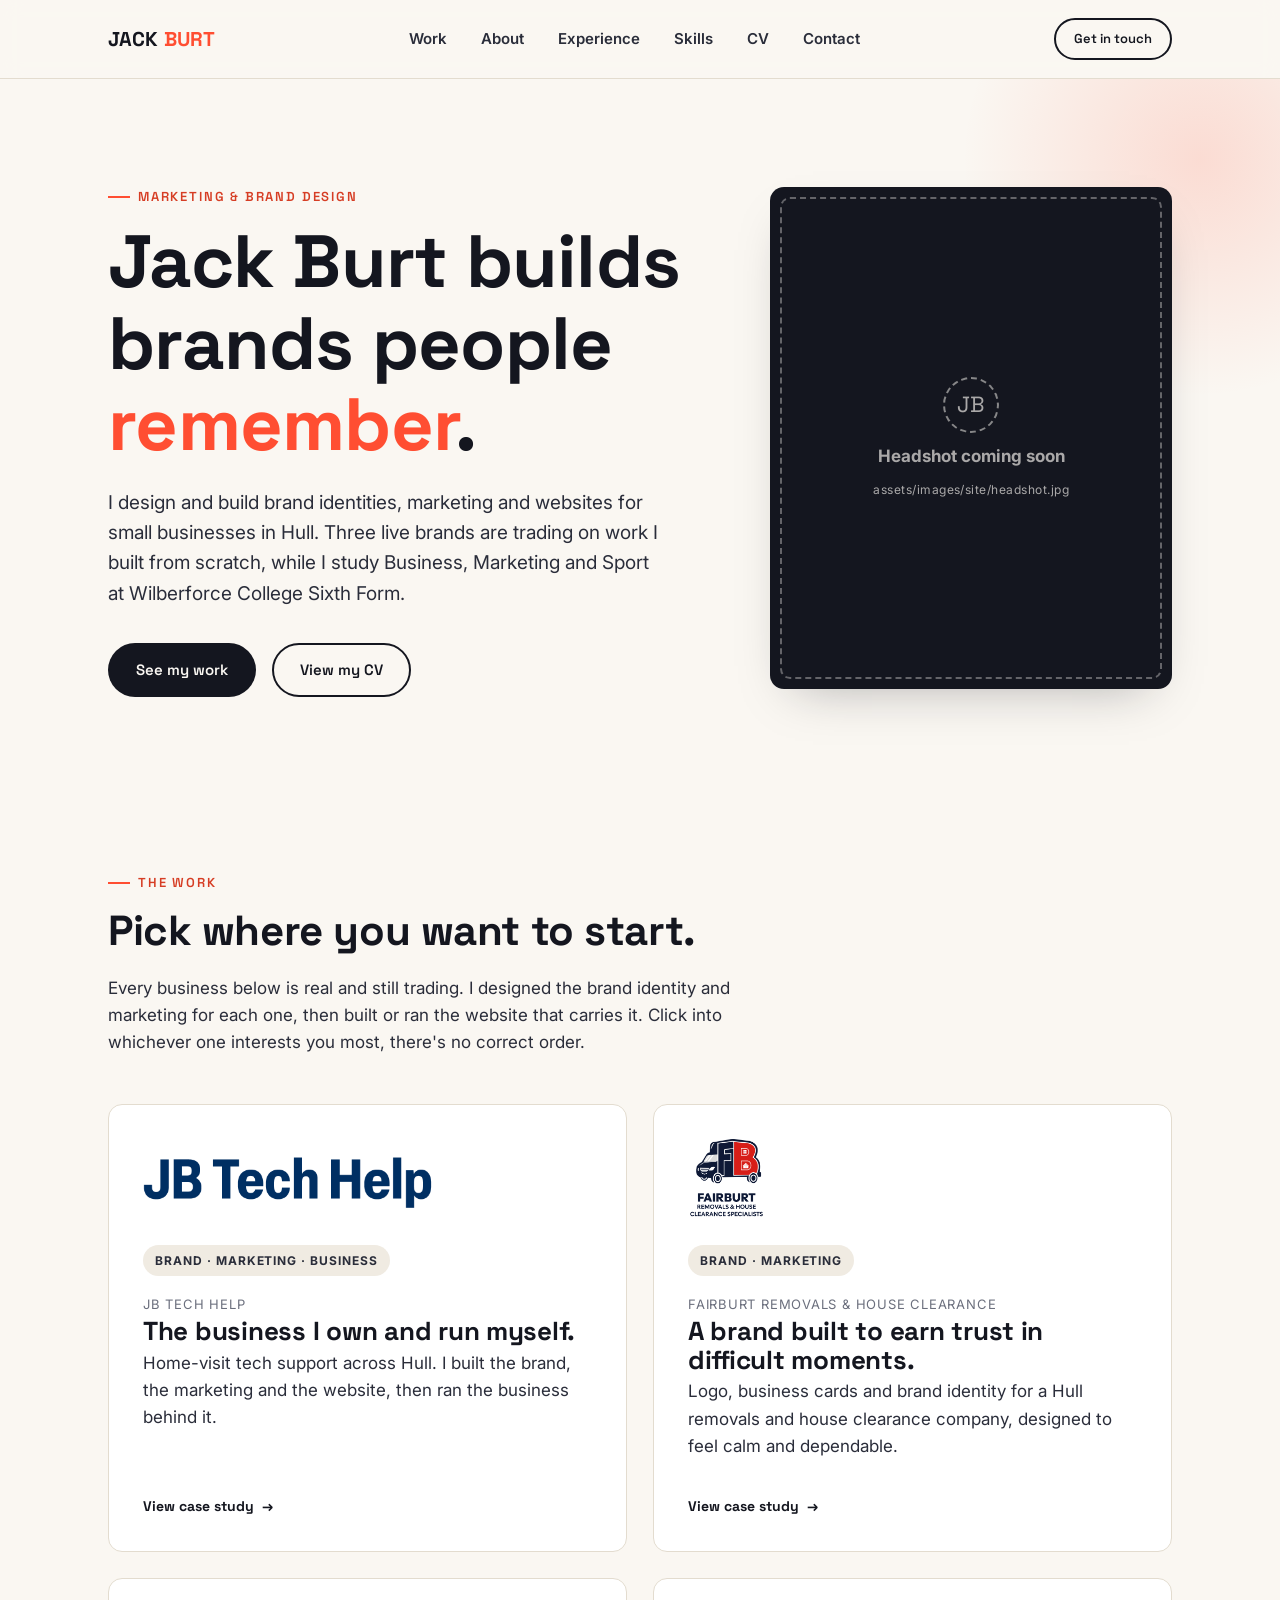
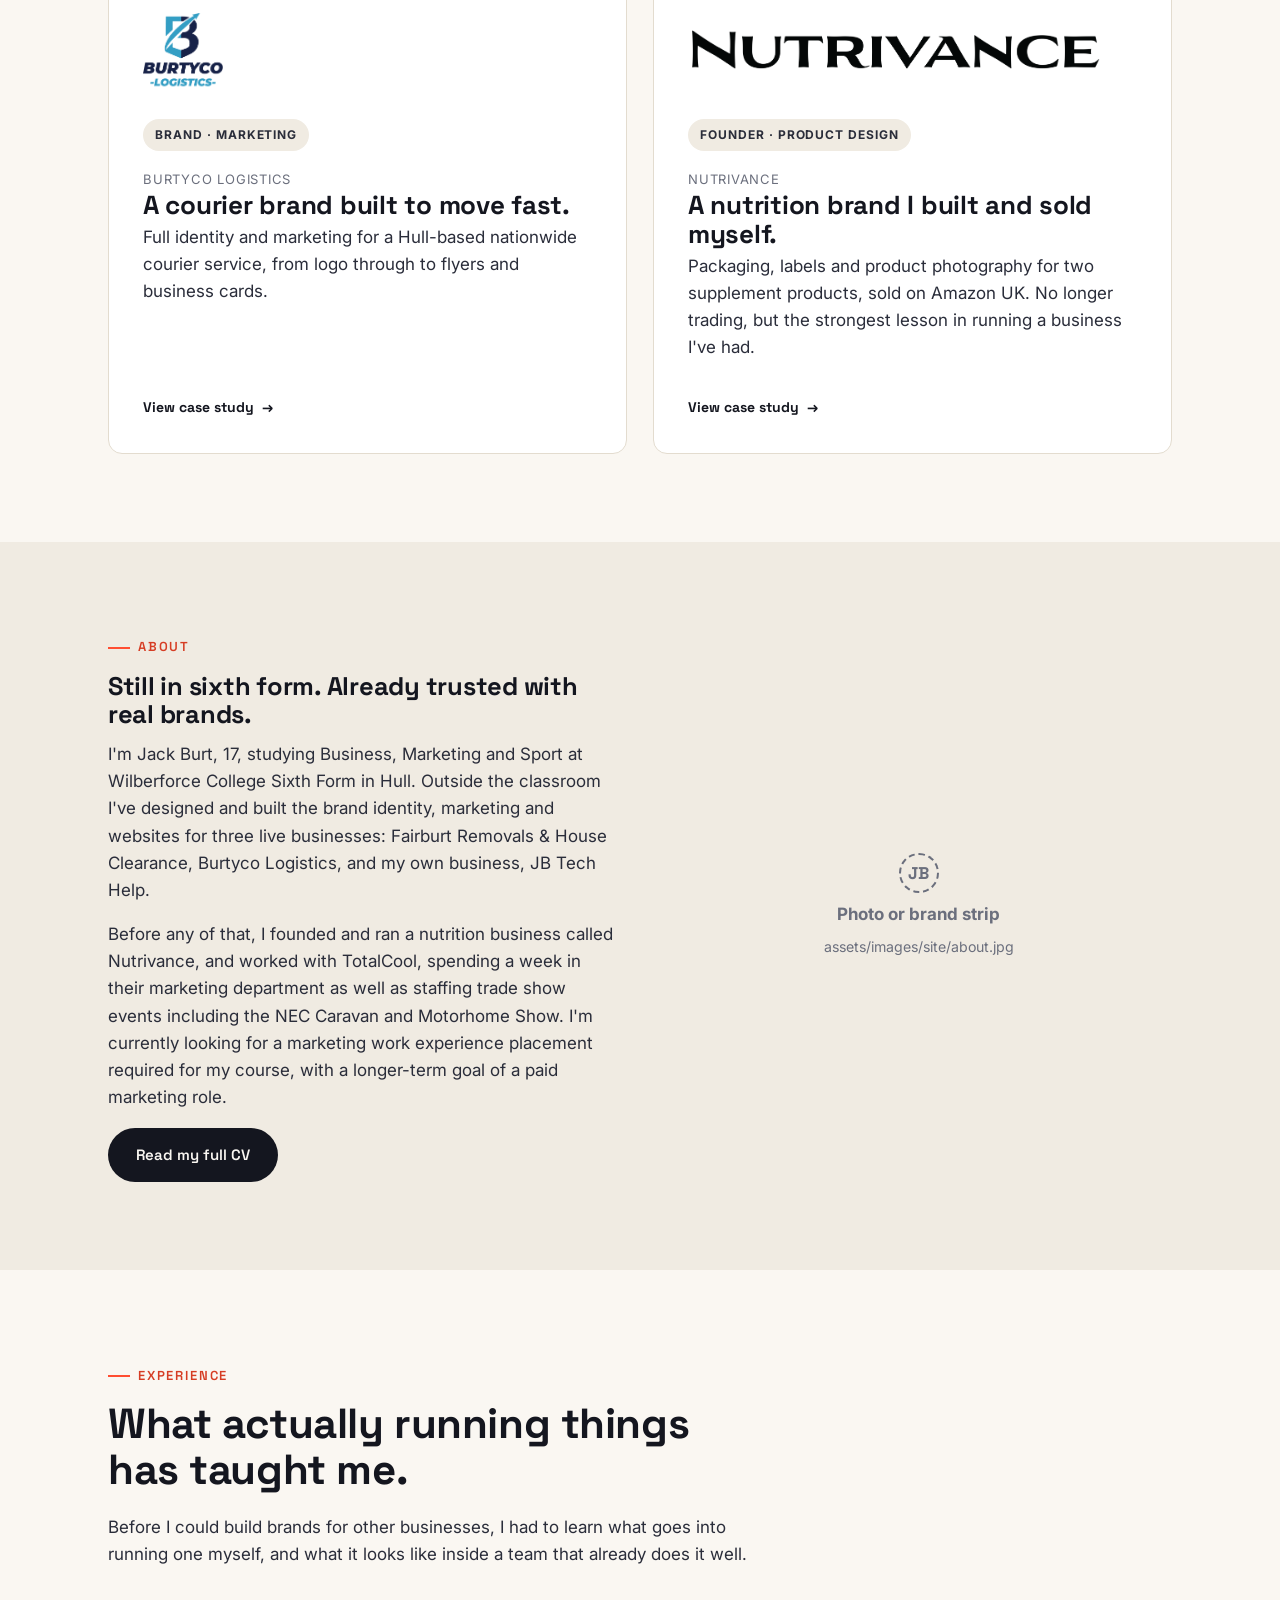
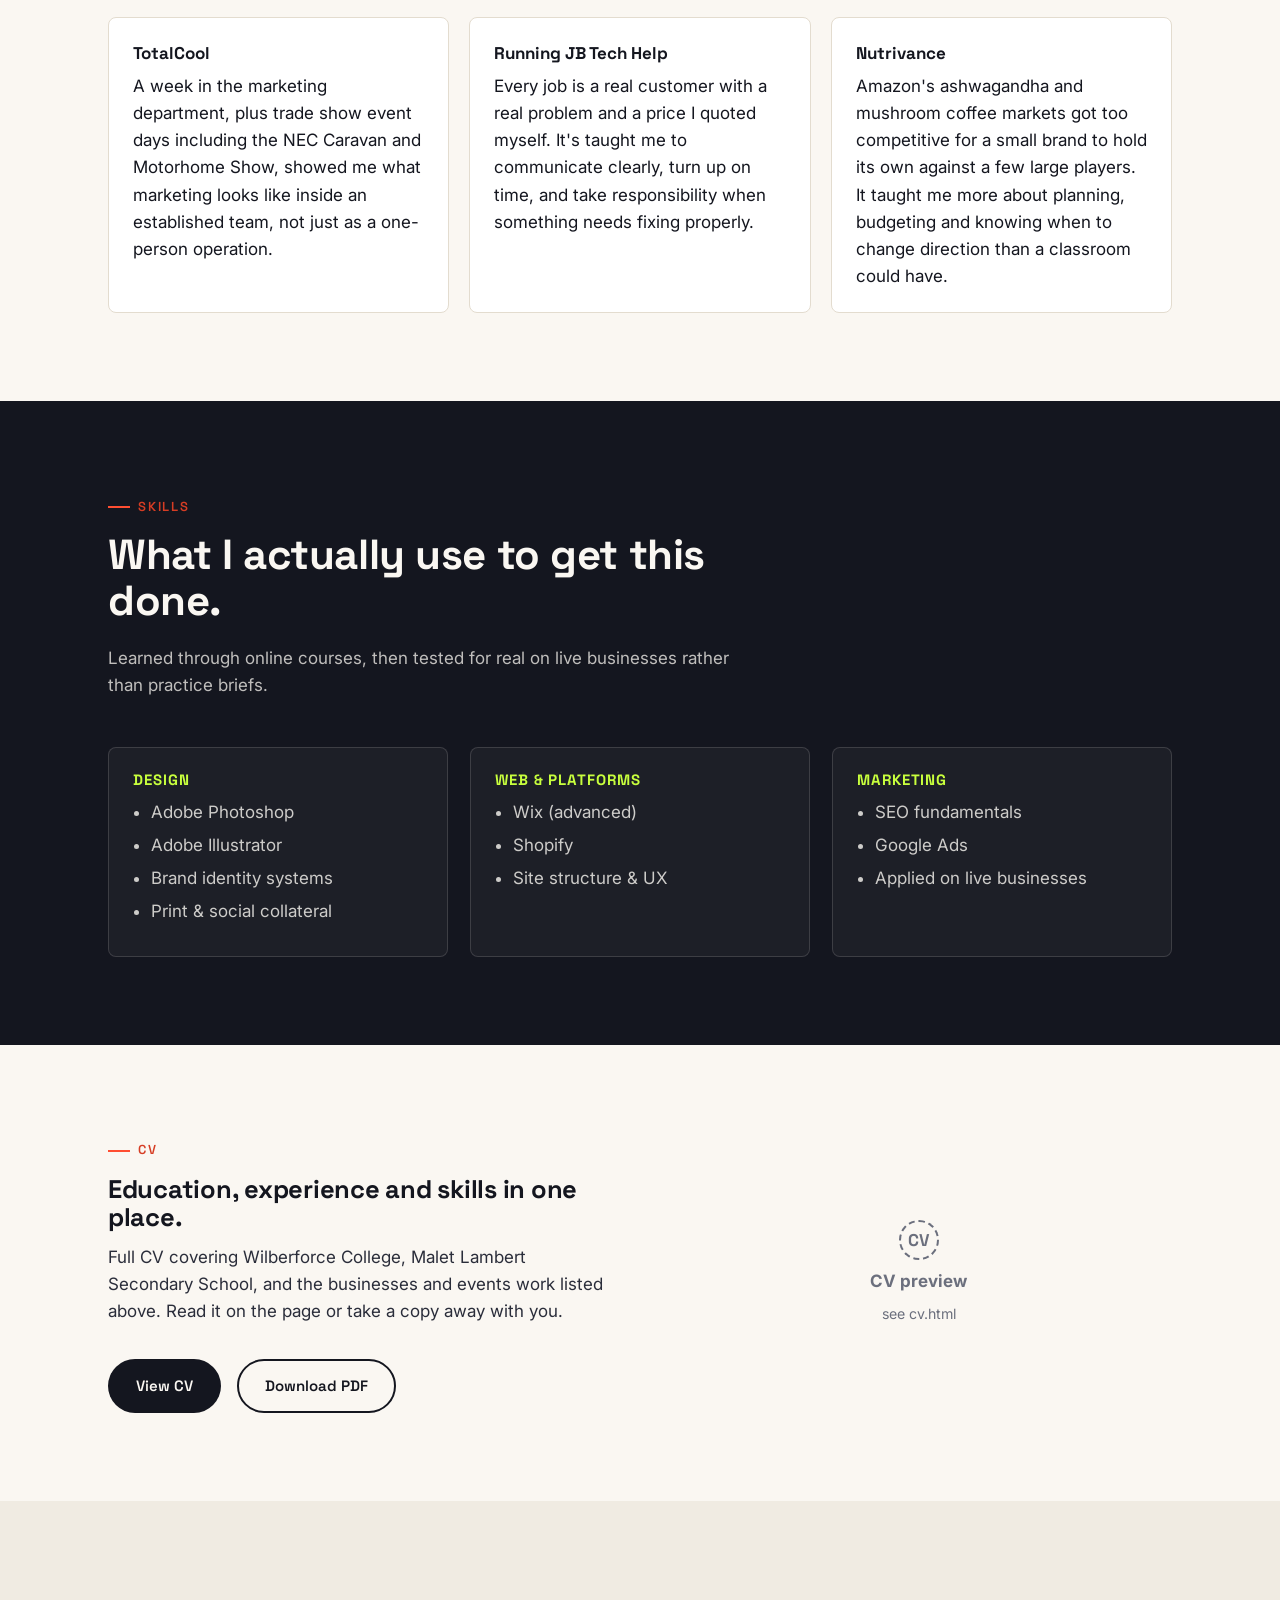
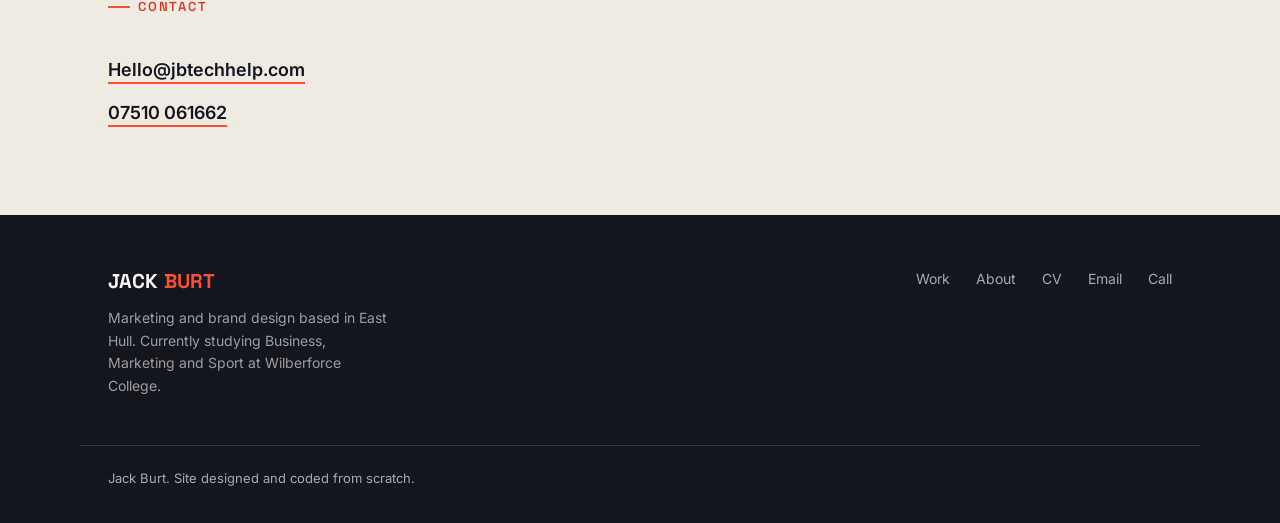
<file: index.html>
<!doctype html>
<html lang="en">
<head>
<meta charset="UTF-8">
<meta name="viewport" content="width=device-width, initial-scale=1.0">
<title>Jack Burt | Marketing &amp; Brand Design</title>
<meta name="description" content="Jack Burt: marketing and brand designer from Hull. Built the brand identity, marketing and websites for Fairburt Removals, JB Tech Help and Burtyco Logistics.">
<link rel="preconnect" href="https://fonts.googleapis.com">
<link rel="preconnect" href="https://fonts.gstatic.com" crossorigin>
<link href="https://fonts.googleapis.com/css2?family=Space+Grotesk:wght@500;600;700&family=Inter:wght@400;500;600;700&display=swap" rel="stylesheet">
<link rel="stylesheet" href="assets/css/style.css">
</head>
<body>

<header class="site-nav">
  <div class="container">
    <a href="index.html" class="brand">JACK <span>BURT</span></a>
    <nav>
      <ul class="nav-links">
        <li><a href="#work">Work</a></li>
        <li><a href="#about">About</a></li>
        <li><a href="#experience">Experience</a></li>
        <li><a href="#skills">Skills</a></li>
        <li><a href="cv.html">CV</a></li>
        <li><a href="#contact">Contact</a></li>
      </ul>
    </nav>
    <div class="nav-cta">
      <a href="mailto:Hello@jbtechhelp.com" class="btn btn-ghost btn-sm">Get in touch</a>
      <button class="nav-toggle" aria-label="Toggle navigation">Menu</button>
    </div>
  </div>
</header>

<section class="hero">
  <div class="container hero-grid">
    <div>
      <div class="eyebrow">Marketing &amp; Brand Design</div>
      <h1>Jack Burt builds brands people <span class="accent">remember</span>.</h1>
      <p class="hero-lede">I design and build brand identities, marketing and websites for small businesses in Hull. Three live brands are trading on work I built from scratch, while I study Business, Marketing and Sport at Wilberforce College Sixth Form.</p>
      <div class="hero-actions">
        <a href="#work" class="btn btn-primary">See my work</a>
        <a href="cv.html" class="btn btn-ghost">View my CV</a>
      </div>
    </div>
    <div class="headshot-frame">
      <div class="headshot-placeholder">
        <div class="glyph">JB</div>
        <strong>Headshot coming soon</strong>
        <small>assets/images/site/headshot.jpg</small>
      </div>
    </div>
  </div>
</section>

<section id="work">
  <div class="container">
    <div class="section-head">
      <div class="eyebrow">The Work</div>
      <h2>Pick where you want to start.</h2>
      <p>Every business below is real and still trading. I designed the brand identity and marketing for each one, then built or ran the website that carries it. Click into whichever one interests you most, there's no correct order.</p>
    </div>

    <div class="work-grid">

      <a href="case-studies/jbtechhelp.html" class="work-card">
        <div class="work-card-logo">
          <img src="uploads/Logo%20transparent.png" alt="JB Tech Help logo" style="max-height:64px;">
        </div>
        <span class="tag">Brand &middot; Marketing &middot; Business</span>
        <div>
          <div class="biz">JB Tech Help</div>
          <h3>The business I own and run myself.</h3>
          <p>Home-visit tech support across Hull. I built the brand, the marketing and the website, then ran the business behind it.</p>
        </div>
        <span class="go">View case study <span class="arrow">&rarr;</span></span>
      </a>

      <a href="case-studies/fairburt.html" class="work-card">
        <div class="work-card-logo">
          <img src="uploads/Fairburt%20Logo.png" alt="Fairburt logo">
        </div>
        <span class="tag">Brand &middot; Marketing</span>
        <div>
          <div class="biz">Fairburt Removals &amp; House Clearance</div>
          <h3>A brand built to earn trust in difficult moments.</h3>
          <p>Logo, business cards and brand identity for a Hull removals and house clearance company, designed to feel calm and dependable.</p>
        </div>
        <span class="go">View case study <span class="arrow">&rarr;</span></span>
      </a>

      <a href="case-studies/burtyco.html" class="work-card">
        <div class="work-card-logo">
          <img src="uploads/Burtyco%20Logo.png" alt="Burtyco Logistics logo">
        </div>
        <span class="tag">Brand &middot; Marketing</span>
        <div>
          <div class="biz">Burtyco Logistics</div>
          <h3>A courier brand built to move fast.</h3>
          <p>Full identity and marketing for a Hull-based nationwide courier service, from logo through to flyers and business cards.</p>
        </div>
        <span class="go">View case study <span class="arrow">&rarr;</span></span>
      </a>

      <a href="case-studies/nutrivance.html" class="work-card">
        <div class="work-card-logo">
          <img src="uploads/Logo.png" alt="Nutrivance logo" style="max-height:64px;">
        </div>
        <span class="tag">Founder &middot; Product Design</span>
        <div>
          <div class="biz">Nutrivance</div>
          <h3>A nutrition brand I built and sold myself.</h3>
          <p>Packaging, labels and product photography for two supplement products, sold on Amazon UK. No longer trading, but the strongest lesson in running a business I've had.</p>
        </div>
        <span class="go">View case study <span class="arrow">&rarr;</span></span>
      </a>

    </div>
  </div>
</section>

<section id="about" class="section-dim">
  <div class="container split">
    <div>
      <div class="eyebrow">About</div>
      <h2>Still in sixth form. Already trusted with real brands.</h2>
      <p>I'm Jack Burt, 17, studying Business, Marketing and Sport at Wilberforce College Sixth Form in Hull. Outside the classroom I've designed and built the brand identity, marketing and websites for three live businesses: Fairburt Removals &amp; House Clearance, Burtyco Logistics, and my own business, JB Tech Help.</p>
      <p>Before any of that, I founded and ran a nutrition business called Nutrivance, and worked with TotalCool, spending a week in their marketing department as well as staffing trade show events including the NEC Caravan and Motorhome Show. I'm currently looking for a marketing work experience placement required for my course, with a longer-term goal of a paid marketing role.</p>
      <a href="cv.html" class="btn btn-primary">Read my full CV</a>
    </div>
    <div>
      <div class="logo-panel" style="min-height:280px;">
        <div class="asset-placeholder" style="width:100%;height:100%;border:none;background:transparent;">
          <div class="glyph">JB</div>
          <strong>Photo or brand strip</strong>
          <small>assets/images/site/about.jpg</small>
        </div>
      </div>
    </div>
  </div>
</section>

<section id="experience">
  <div class="container">
    <div class="section-head">
      <div class="eyebrow">Experience</div>
      <h2>What actually running things has taught me.</h2>
      <p>Before I could build brands for other businesses, I had to learn what goes into running one myself, and what it looks like inside a team that already does it well.</p>
    </div>
    <ul class="impact-list cols-3">
      <li>
        <strong>TotalCool</strong>
        A week in the marketing department, plus trade show event days including the NEC Caravan and Motorhome Show, showed me what marketing looks like inside an established team, not just as a one-person operation.
      </li>
      <li>
        <strong>Running JB Tech Help</strong>
        Every job is a real customer with a real problem and a price I quoted myself. It's taught me to communicate clearly, turn up on time, and take responsibility when something needs fixing properly.
      </li>
      <li>
        <strong>Nutrivance</strong>
        Amazon's ashwagandha and mushroom coffee markets got too competitive for a small brand to hold its own against a few large players. It taught me more about planning, budgeting and knowing when to change direction than a classroom could have.
      </li>
    </ul>
  </div>
</section>

<section id="skills" class="section-dark">
  <div class="container">
    <div class="section-head">
      <div class="eyebrow">Skills</div>
      <h2>What I actually use to get this done.</h2>
      <p>Learned through online courses, then tested for real on live businesses rather than practice briefs.</p>
    </div>
    <div class="skills-grid">
      <div class="skill-card">
        <h4>Design</h4>
        <ul>
          <li>Adobe Photoshop</li>
          <li>Adobe Illustrator</li>
          <li>Brand identity systems</li>
          <li>Print &amp; social collateral</li>
        </ul>
      </div>
      <div class="skill-card">
        <h4>Web &amp; Platforms</h4>
        <ul>
          <li>Wix (advanced)</li>
          <li>Shopify</li>
          <li>Site structure &amp; UX</li>
        </ul>
      </div>
      <div class="skill-card">
        <h4>Marketing</h4>
        <ul>
          <li>SEO fundamentals</li>
          <li>Google Ads</li>
          <li>Applied on live businesses</li>
        </ul>
      </div>
    </div>
  </div>
</section>

<section id="cv-teaser">
  <div class="container split">
    <div>
      <div class="eyebrow">CV</div>
      <h2>Education, experience and skills in one place.</h2>
      <p>Full CV covering Wilberforce College, Malet Lambert Secondary School, and the businesses and events work listed above. Read it on the page or take a copy away with you.</p>
      <div class="hero-actions">
        <a href="cv.html" class="btn btn-primary">View CV</a>
        <a href="assets/cv/jack-burt-cv.pdf" class="btn btn-ghost" download>Download PDF</a>
      </div>
    </div>
    <div>
      <div class="logo-panel" style="min-height:260px;">
        <div class="asset-placeholder" style="width:100%;height:100%;border:none;background:transparent;">
          <div class="glyph">CV</div>
          <strong>CV preview</strong>
          <small>see cv.html</small>
        </div>
      </div>
    </div>
  </div>
</section>

<section id="contact" class="section-dim">
  <div class="container">
    <div class="section-head" style="margin-bottom:0;">
      <div class="eyebrow">Contact</div>
      <ul class="contact-list">
        <li><a href="mailto:Hello@jbtechhelp.com">Hello@jbtechhelp.com</a></li>
        <li><a href="tel:07510061662">07510 061662</a></li>
      </ul>
    </div>
  </div>
</section>

<footer>
  <div class="container">
    <div>
      <a href="index.html" class="brand">JACK <span>BURT</span></a>
      <p style="margin-top:10px;max-width:32ch;color:rgba(250,247,242,0.6);font-size:14px;">Marketing and brand design based in East Hull. Currently studying Business, Marketing and Sport at Wilberforce College.</p>
    </div>
    <ul class="foot-links">
      <li><a href="#work">Work</a></li>
      <li><a href="#about">About</a></li>
      <li><a href="cv.html">CV</a></li>
      <li><a href="mailto:Hello@jbtechhelp.com">Email</a></li>
      <li><a href="tel:07510061662">Call</a></li>
    </ul>
  </div>
  <div class="container foot-bottom">
    Jack Burt. Site designed and coded from scratch.
  </div>
</footer>

<script src="assets/js/main.js"></script>
</body>
</html>
</file>
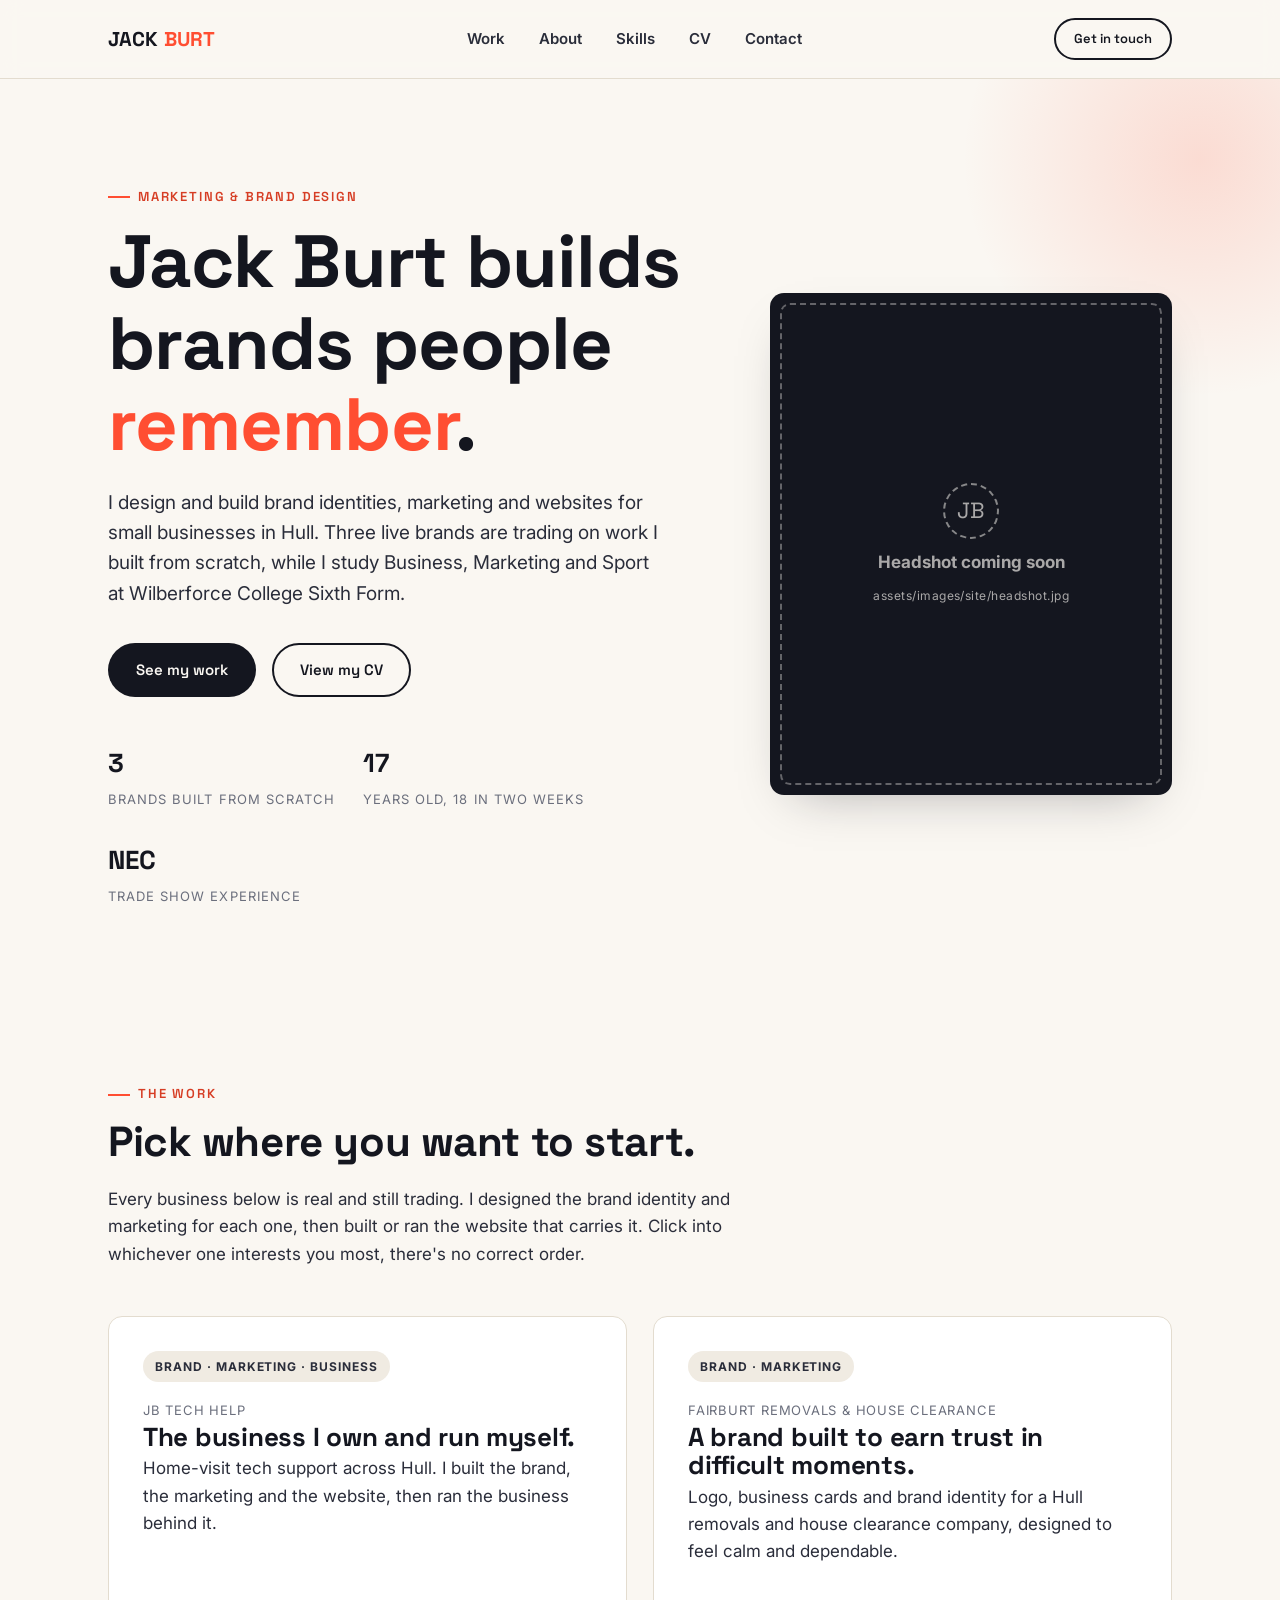
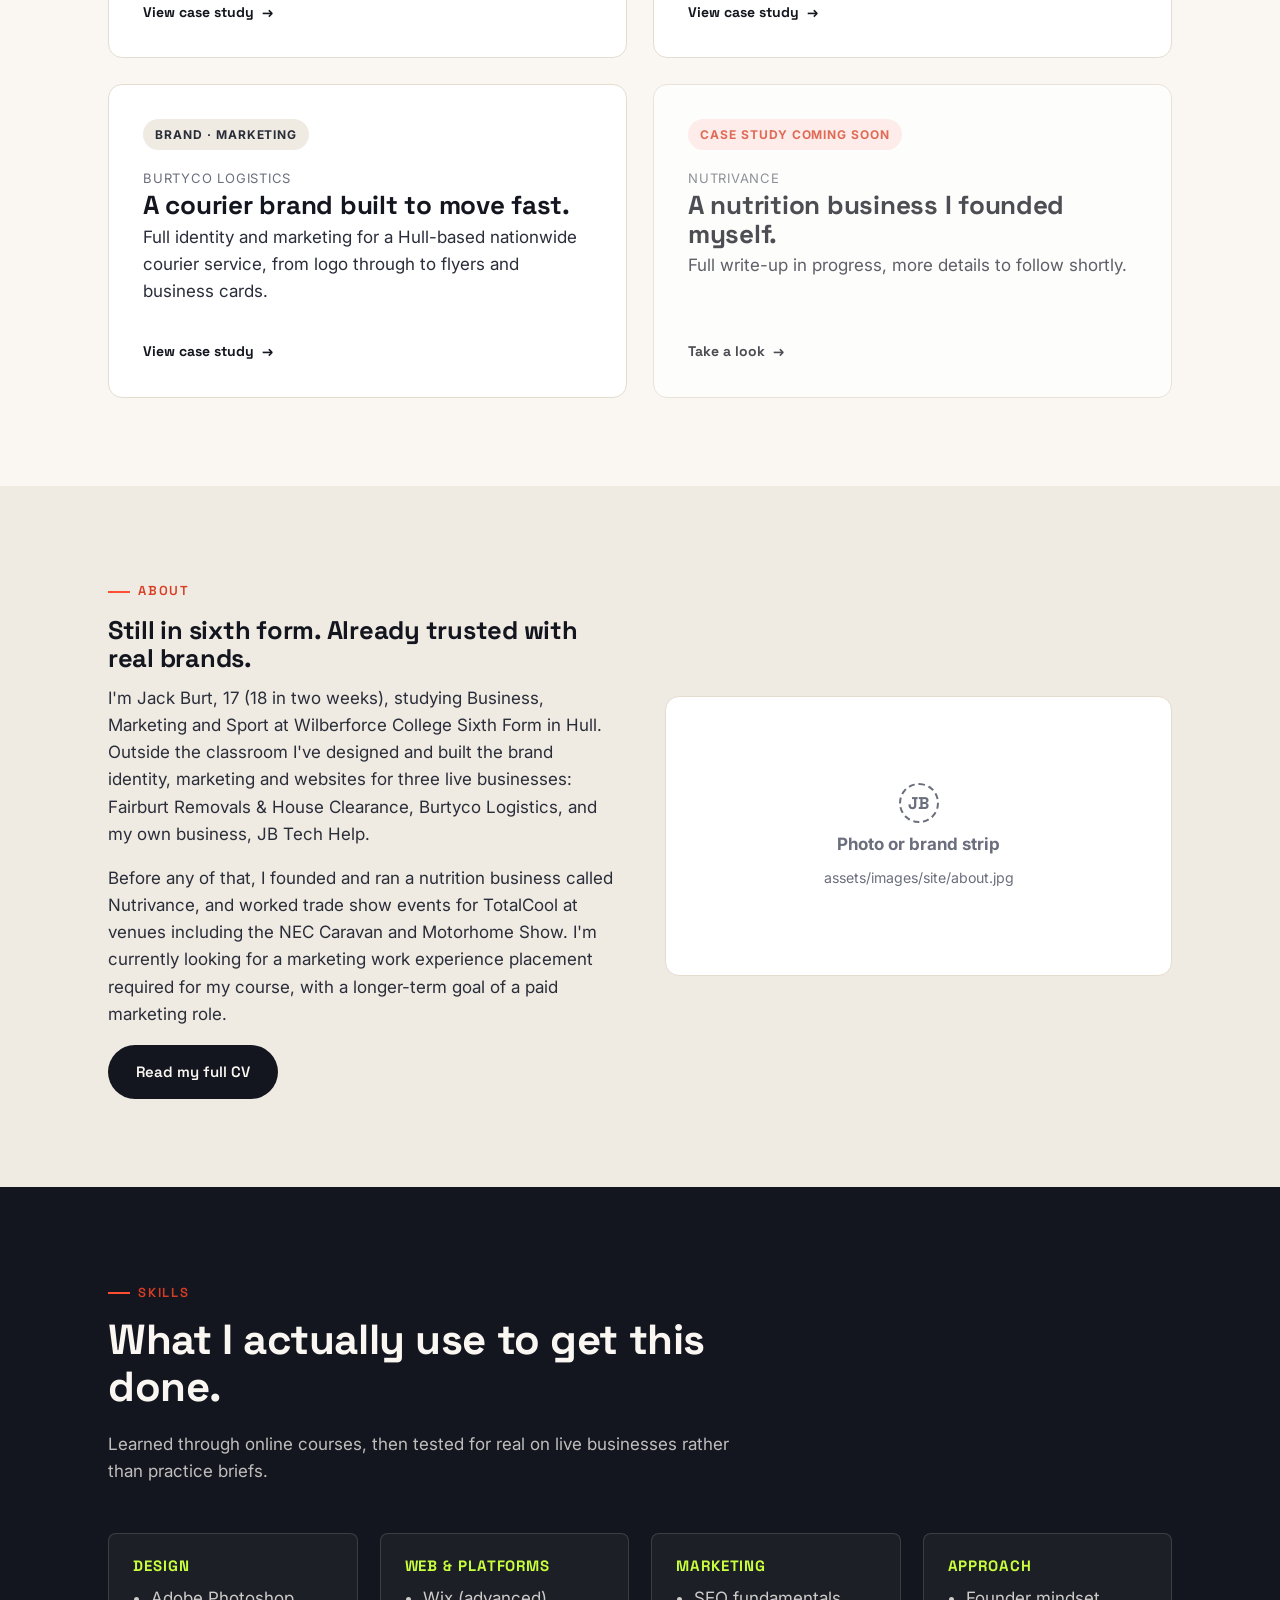
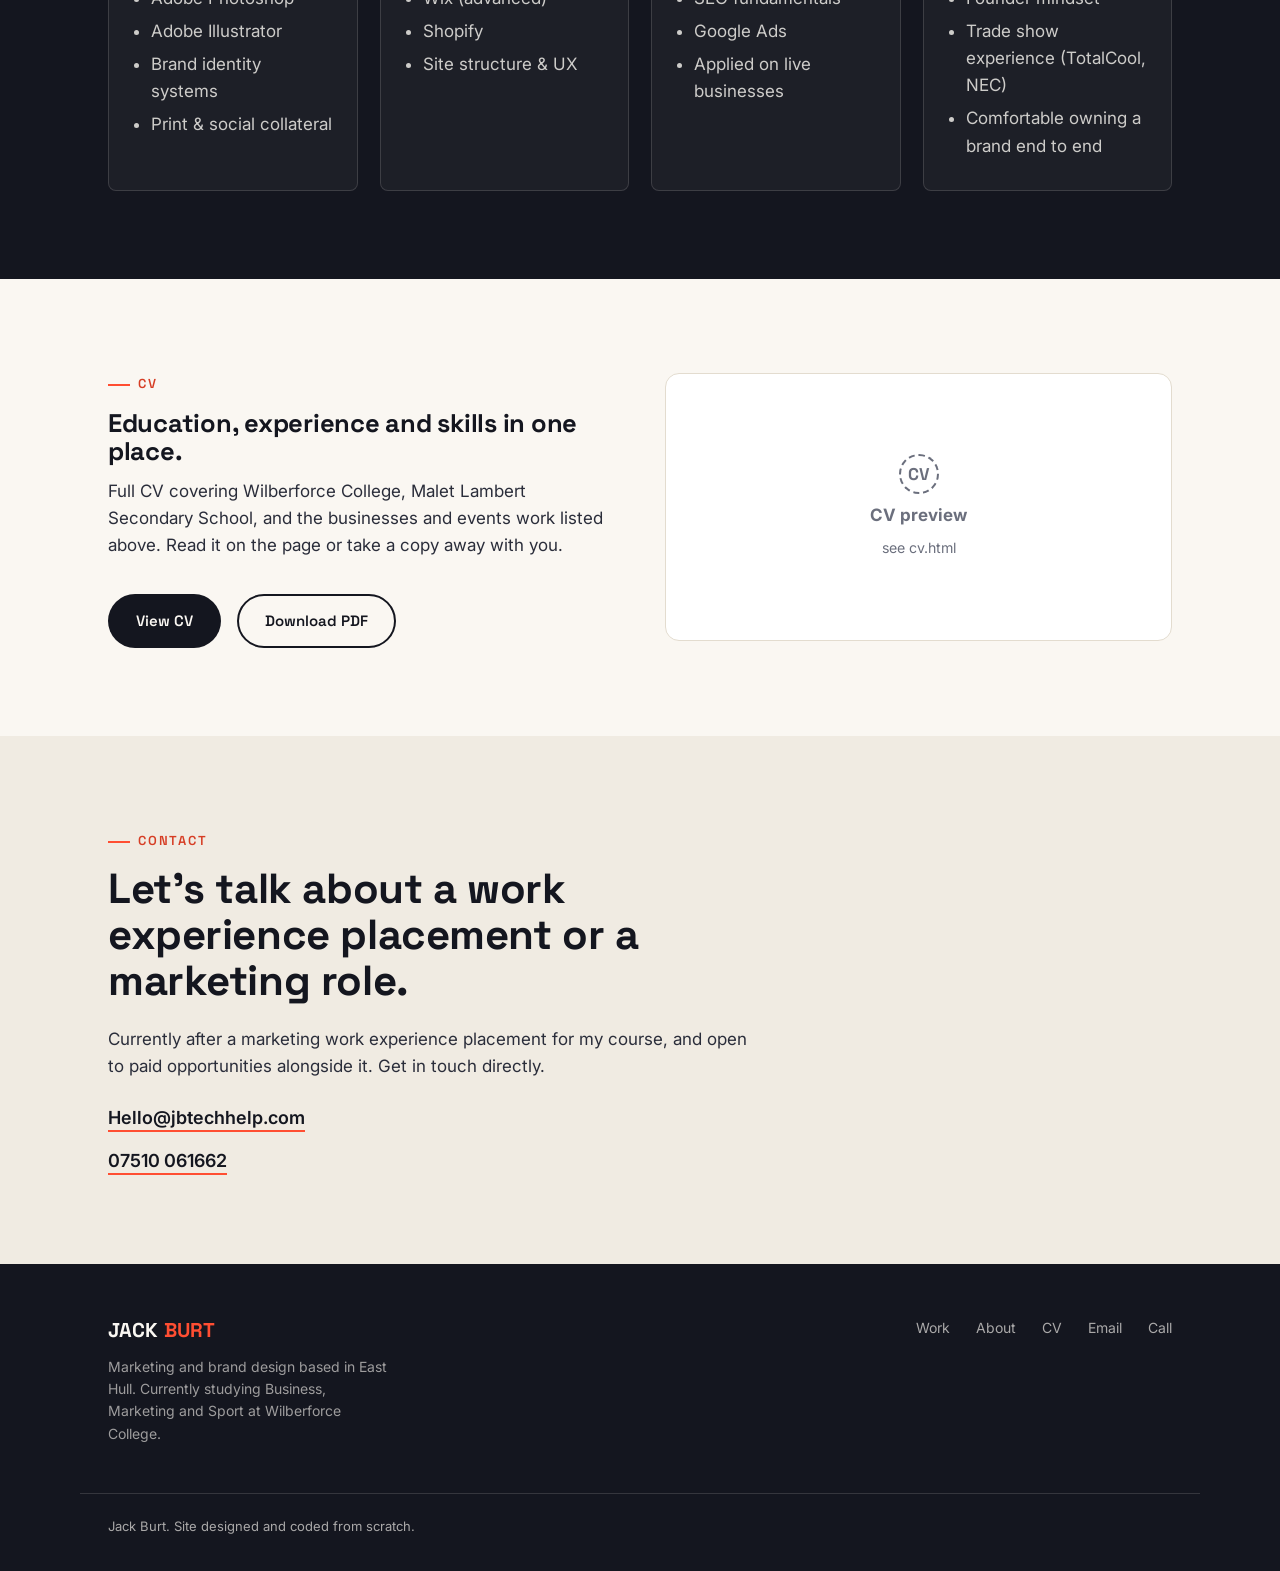
<file: jackburtportfoliosite/index.html>
<!doctype html>
<html lang="en">
<head>
<meta charset="UTF-8">
<meta name="viewport" content="width=device-width, initial-scale=1.0">
<title>Jack Burt | Marketing &amp; Brand Design</title>
<meta name="description" content="Jack Burt: marketing and brand designer from Hull. Built the brand identity, marketing and websites for Fairburt Removals, JB Tech Help and Burtyco Logistics.">
<link rel="preconnect" href="https://fonts.googleapis.com">
<link rel="preconnect" href="https://fonts.gstatic.com" crossorigin>
<link href="https://fonts.googleapis.com/css2?family=Space+Grotesk:wght@500;600;700&family=Inter:wght@400;500;600;700&display=swap" rel="stylesheet">
<link rel="stylesheet" href="assets/css/style.css">
</head>
<body>

<header class="site-nav">
  <div class="container">
    <a href="index.html" class="brand">JACK <span>BURT</span></a>
    <nav>
      <ul class="nav-links">
        <li><a href="#work">Work</a></li>
        <li><a href="#about">About</a></li>
        <li><a href="#skills">Skills</a></li>
        <li><a href="cv.html">CV</a></li>
        <li><a href="#contact">Contact</a></li>
      </ul>
    </nav>
    <div class="nav-cta">
      <a href="mailto:Hello@jbtechhelp.com" class="btn btn-ghost btn-sm">Get in touch</a>
      <button class="nav-toggle" aria-label="Toggle navigation">Menu</button>
    </div>
  </div>
</header>

<section class="hero">
  <div class="container hero-grid">
    <div>
      <div class="eyebrow">Marketing &amp; Brand Design</div>
      <h1>Jack Burt builds brands people <span class="accent">remember</span>.</h1>
      <p class="hero-lede">I design and build brand identities, marketing and websites for small businesses in Hull. Three live brands are trading on work I built from scratch, while I study Business, Marketing and Sport at Wilberforce College Sixth Form.</p>
      <div class="hero-actions">
        <a href="#work" class="btn btn-primary">See my work</a>
        <a href="cv.html" class="btn btn-ghost">View my CV</a>
      </div>
      <div class="hero-facts">
        <div class="hero-fact">
          <strong>3</strong>
          <span>Brands built from scratch</span>
        </div>
        <div class="hero-fact">
          <strong>17</strong>
          <span>Years old, 18 in two weeks</span>
        </div>
        <div class="hero-fact">
          <strong>NEC</strong>
          <span>Trade show experience</span>
        </div>
      </div>
    </div>
    <div class="headshot-frame">
      <div class="headshot-placeholder">
        <div class="glyph">JB</div>
        <strong>Headshot coming soon</strong>
        <small>assets/images/site/headshot.jpg</small>
      </div>
    </div>
  </div>
</section>

<section id="work">
  <div class="container">
    <div class="section-head">
      <div class="eyebrow">The Work</div>
      <h2>Pick where you want to start.</h2>
      <p>Every business below is real and still trading. I designed the brand identity and marketing for each one, then built or ran the website that carries it. Click into whichever one interests you most, there's no correct order.</p>
    </div>

    <div class="work-grid">

      <a href="case-studies/jbtechhelp.html" class="work-card">
        <span class="tag">Brand &middot; Marketing &middot; Business</span>
        <div>
          <div class="biz">JB Tech Help</div>
          <h3>The business I own and run myself.</h3>
          <p>Home-visit tech support across Hull. I built the brand, the marketing and the website, then ran the business behind it.</p>
        </div>
        <span class="go">View case study <span class="arrow">&rarr;</span></span>
      </a>

      <a href="case-studies/fairburt.html" class="work-card">
        <span class="tag">Brand &middot; Marketing</span>
        <div>
          <div class="biz">Fairburt Removals &amp; House Clearance</div>
          <h3>A brand built to earn trust in difficult moments.</h3>
          <p>Logo, business cards and brand identity for a Hull removals and house clearance company, designed to feel calm and dependable.</p>
        </div>
        <span class="go">View case study <span class="arrow">&rarr;</span></span>
      </a>

      <a href="case-studies/burtyco.html" class="work-card">
        <span class="tag">Brand &middot; Marketing</span>
        <div>
          <div class="biz">Burtyco Logistics</div>
          <h3>A courier brand built to move fast.</h3>
          <p>Full identity and marketing for a Hull-based nationwide courier service, from logo through to flyers and business cards.</p>
        </div>
        <span class="go">View case study <span class="arrow">&rarr;</span></span>
      </a>

      <a href="case-studies/nutrivance.html" class="work-card is-soon">
        <span class="tag">Case study coming soon</span>
        <div>
          <div class="biz">Nutrivance</div>
          <h3>A nutrition business I founded myself.</h3>
          <p>Full write-up in progress, more details to follow shortly.</p>
        </div>
        <span class="go">Take a look <span class="arrow">&rarr;</span></span>
      </a>

    </div>
  </div>
</section>

<section id="about" class="section-dim">
  <div class="container split">
    <div>
      <div class="eyebrow">About</div>
      <h2>Still in sixth form. Already trusted with real brands.</h2>
      <p>I'm Jack Burt, 17 (18 in two weeks), studying Business, Marketing and Sport at Wilberforce College Sixth Form in Hull. Outside the classroom I've designed and built the brand identity, marketing and websites for three live businesses: Fairburt Removals &amp; House Clearance, Burtyco Logistics, and my own business, JB Tech Help.</p>
      <p>Before any of that, I founded and ran a nutrition business called Nutrivance, and worked trade show events for TotalCool at venues including the NEC Caravan and Motorhome Show. I'm currently looking for a marketing work experience placement required for my course, with a longer-term goal of a paid marketing role.</p>
      <a href="cv.html" class="btn btn-primary">Read my full CV</a>
    </div>
    <div>
      <div class="logo-panel" style="min-height:280px;">
        <div class="asset-placeholder" style="width:100%;height:100%;border:none;background:transparent;">
          <div class="glyph">JB</div>
          <strong>Photo or brand strip</strong>
          <small>assets/images/site/about.jpg</small>
        </div>
      </div>
    </div>
  </div>
</section>

<section id="skills" class="section-dark">
  <div class="container">
    <div class="section-head">
      <div class="eyebrow">Skills</div>
      <h2>What I actually use to get this done.</h2>
      <p>Learned through online courses, then tested for real on live businesses rather than practice briefs.</p>
    </div>
    <div class="skills-grid">
      <div class="skill-card">
        <h4>Design</h4>
        <ul>
          <li>Adobe Photoshop</li>
          <li>Adobe Illustrator</li>
          <li>Brand identity systems</li>
          <li>Print &amp; social collateral</li>
        </ul>
      </div>
      <div class="skill-card">
        <h4>Web &amp; Platforms</h4>
        <ul>
          <li>Wix (advanced)</li>
          <li>Shopify</li>
          <li>Site structure &amp; UX</li>
        </ul>
      </div>
      <div class="skill-card">
        <h4>Marketing</h4>
        <ul>
          <li>SEO fundamentals</li>
          <li>Google Ads</li>
          <li>Applied on live businesses</li>
        </ul>
      </div>
      <div class="skill-card">
        <h4>Approach</h4>
        <ul>
          <li>Founder mindset</li>
          <li>Trade show experience (TotalCool, NEC)</li>
          <li>Comfortable owning a brand end to end</li>
        </ul>
      </div>
    </div>
  </div>
</section>

<section id="cv-teaser">
  <div class="container split">
    <div>
      <div class="eyebrow">CV</div>
      <h2>Education, experience and skills in one place.</h2>
      <p>Full CV covering Wilberforce College, Malet Lambert Secondary School, and the businesses and events work listed above. Read it on the page or take a copy away with you.</p>
      <div class="hero-actions">
        <a href="cv.html" class="btn btn-primary">View CV</a>
        <a href="assets/cv/jack-burt-cv.pdf" class="btn btn-ghost" download>Download PDF</a>
      </div>
    </div>
    <div>
      <div class="logo-panel" style="min-height:260px;">
        <div class="asset-placeholder" style="width:100%;height:100%;border:none;background:transparent;">
          <div class="glyph">CV</div>
          <strong>CV preview</strong>
          <small>see cv.html</small>
        </div>
      </div>
    </div>
  </div>
</section>

<section id="contact" class="section-dim">
  <div class="container">
    <div class="section-head" style="margin-bottom:0;">
      <div class="eyebrow">Contact</div>
      <h2>Let's talk about a work experience placement or a marketing role.</h2>
      <p>Currently after a marketing work experience placement for my course, and open to paid opportunities alongside it. Get in touch directly.</p>
      <ul class="contact-list">
        <li><a href="mailto:Hello@jbtechhelp.com">Hello@jbtechhelp.com</a></li>
        <li><a href="tel:07510061662">07510 061662</a></li>
      </ul>
    </div>
  </div>
</section>

<footer>
  <div class="container">
    <div>
      <a href="index.html" class="brand">JACK <span>BURT</span></a>
      <p style="margin-top:10px;max-width:32ch;color:rgba(250,247,242,0.6);font-size:14px;">Marketing and brand design based in East Hull. Currently studying Business, Marketing and Sport at Wilberforce College.</p>
    </div>
    <ul class="foot-links">
      <li><a href="#work">Work</a></li>
      <li><a href="#about">About</a></li>
      <li><a href="cv.html">CV</a></li>
      <li><a href="mailto:Hello@jbtechhelp.com">Email</a></li>
      <li><a href="tel:07510061662">Call</a></li>
    </ul>
  </div>
  <div class="container foot-bottom">
    Jack Burt. Site designed and coded from scratch.
  </div>
</footer>

<script src="assets/js/main.js"></script>
</body>
</html>
</file>
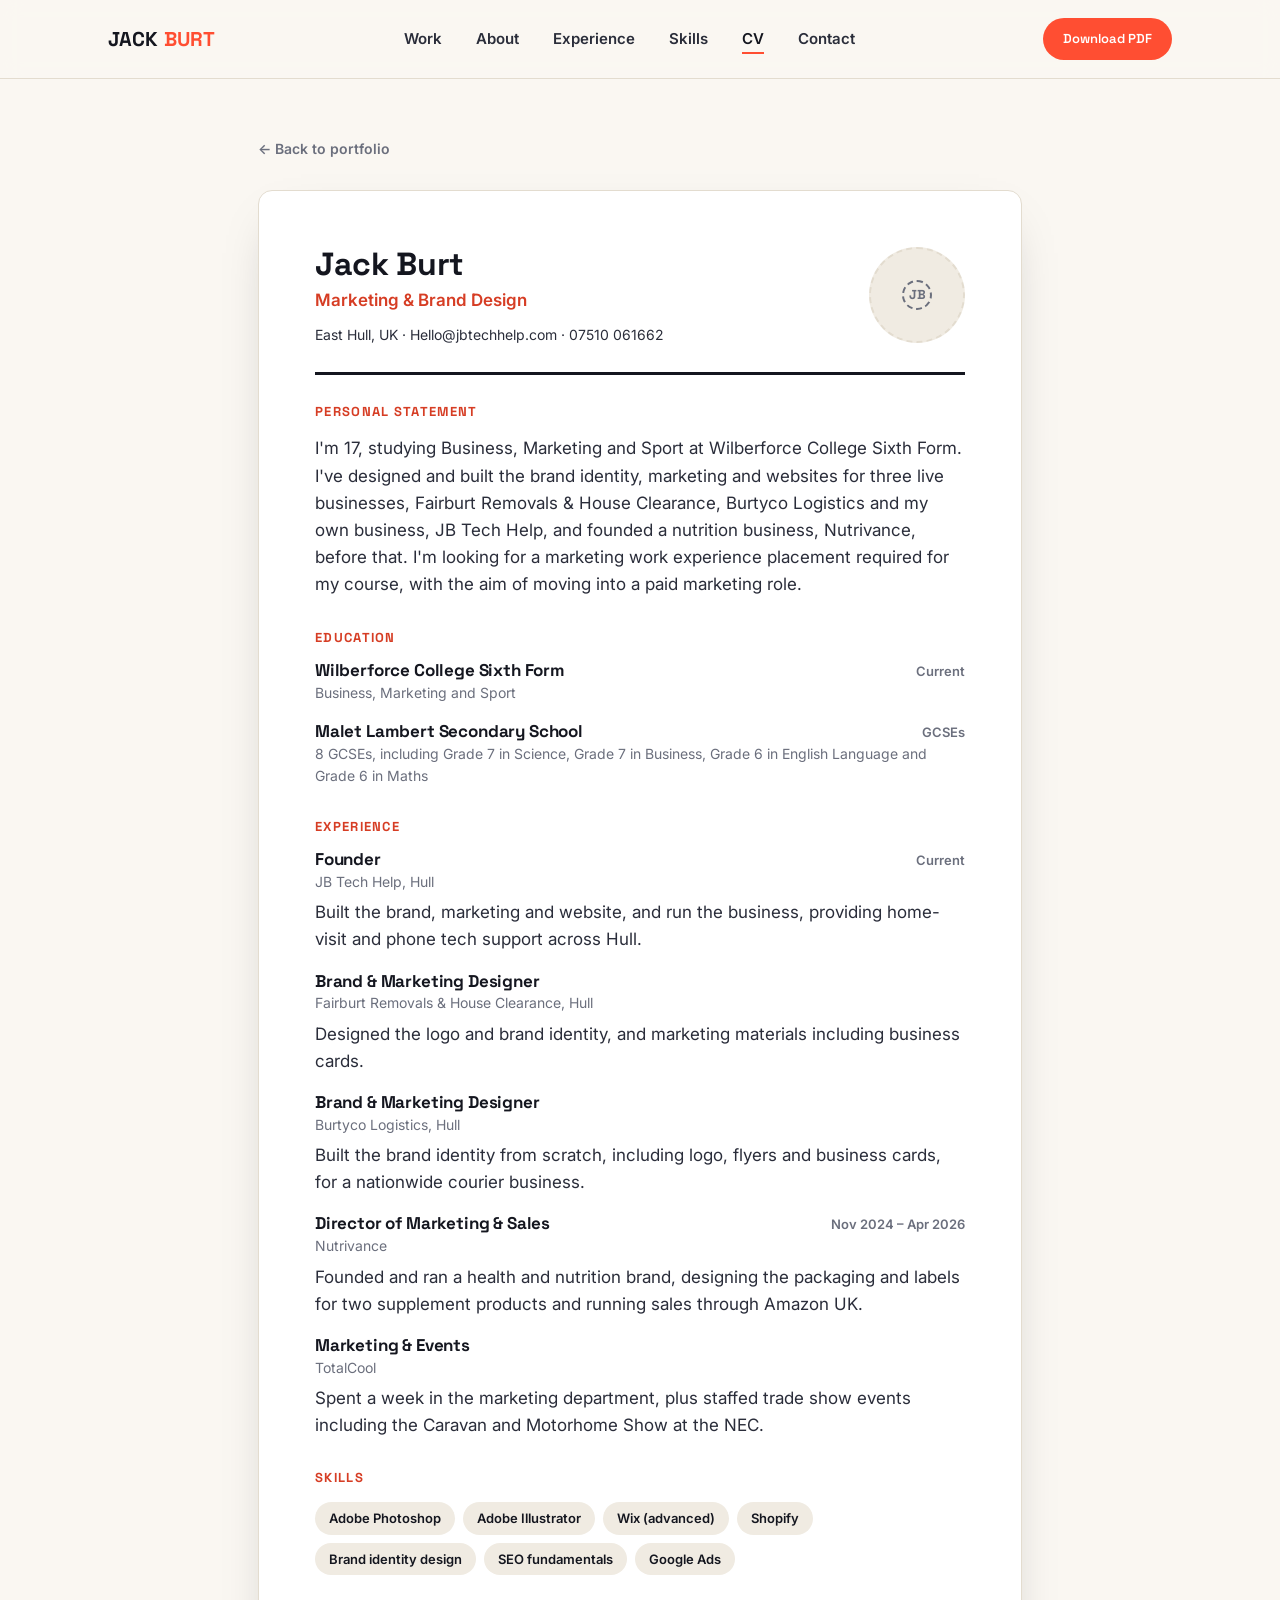
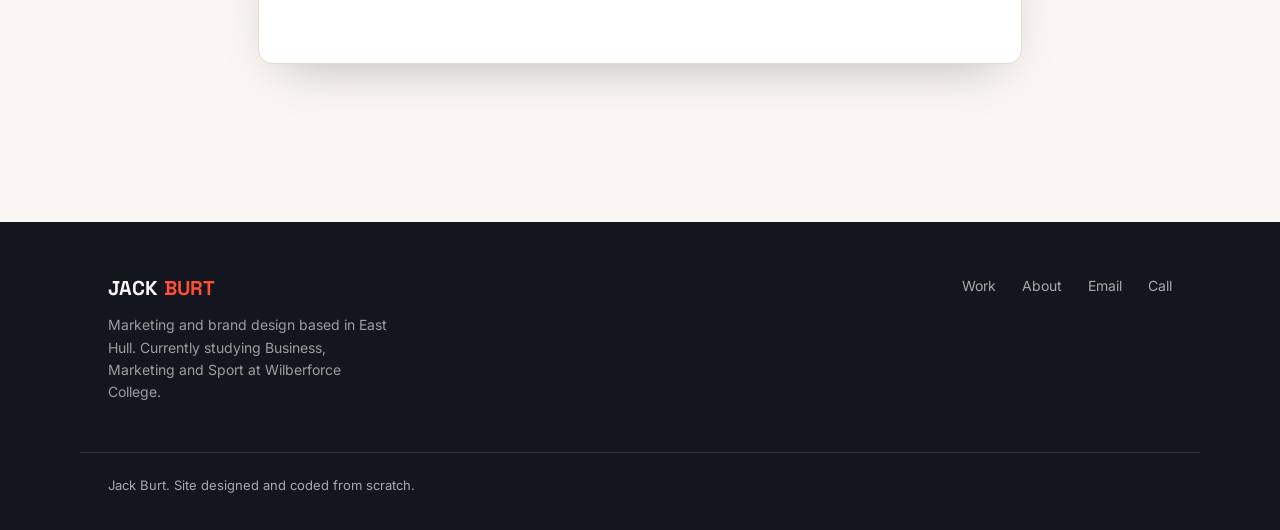
<file: cv.html>
<!doctype html>
<html lang="en">
<head>
<meta charset="UTF-8">
<meta name="viewport" content="width=device-width, initial-scale=1.0">
<title>CV | Jack Burt</title>
<meta name="description" content="Jack Burt's CV: education at Wilberforce College and Malet Lambert Secondary School, marketing and brand design experience across three businesses.">
<link rel="preconnect" href="https://fonts.googleapis.com">
<link rel="preconnect" href="https://fonts.gstatic.com" crossorigin>
<link href="https://fonts.googleapis.com/css2?family=Space+Grotesk:wght@500;600;700&family=Inter:wght@400;500;600;700&display=swap" rel="stylesheet">
<link rel="stylesheet" href="assets/css/style.css">
</head>
<body>

<header class="site-nav">
  <div class="container">
    <a href="index.html" class="brand">JACK <span>BURT</span></a>
    <nav>
      <ul class="nav-links">
        <li><a href="index.html#work">Work</a></li>
        <li><a href="index.html#about">About</a></li>
        <li><a href="index.html#experience">Experience</a></li>
        <li><a href="index.html#skills">Skills</a></li>
        <li><a href="cv.html" class="active">CV</a></li>
        <li><a href="index.html#contact">Contact</a></li>
      </ul>
    </nav>
    <div class="nav-cta">
      <a href="assets/cv/jack-burt-cv.pdf" class="btn btn-accent btn-sm no-print" download>Download PDF</a>
      <button class="nav-toggle" aria-label="Toggle navigation">Menu</button>
    </div>
  </div>
</header>

<section style="padding-top:56px;">
  <div class="container" style="max-width:820px;">
    <a href="index.html" class="cs-back no-print">&larr; Back to portfolio</a>

    <div class="cv-sheet">
      <div class="cv-head">
        <div>
          <h1 style="font-size:32px;margin-bottom:4px;">Jack Burt</h1>
          <p style="margin:0;font-weight:600;color:var(--ember-dark);">Marketing &amp; Brand Design</p>
          <p style="margin:10px 0 0;font-size:14px;">East Hull, UK &middot; Hello@jbtechhelp.com &middot; 07510 061662</p>
        </div>
        <div class="cv-head-photo asset-placeholder">
          <div class="glyph">JB</div>
        </div>
      </div>

      <div class="cv-section">
        <h2>Personal Statement</h2>
        <p>I'm 17, studying Business, Marketing and Sport at Wilberforce College Sixth Form. I've designed and built the brand identity, marketing and websites for three live businesses, Fairburt Removals &amp; House Clearance, Burtyco Logistics and my own business, JB Tech Help, and founded a nutrition business, Nutrivance, before that. I'm looking for a marketing work experience placement required for my course, with the aim of moving into a paid marketing role.</p>
      </div>

      <div class="cv-section">
        <h2>Education</h2>
        <div class="cv-entry">
          <div class="cv-entry-row">
            <h3>Wilberforce College Sixth Form</h3>
            <span class="when">Current</span>
          </div>
          <span class="org">Business, Marketing and Sport</span>
        </div>
        <div class="cv-entry">
          <div class="cv-entry-row">
            <h3>Malet Lambert Secondary School</h3>
            <span class="when">GCSEs</span>
          </div>
          <span class="org">8 GCSEs, including Grade 7 in Science, Grade 7 in Business, Grade 6 in English Language and Grade 6 in Maths</span>
        </div>
      </div>

      <div class="cv-section">
        <h2>Experience</h2>
        <div class="cv-entry">
          <div class="cv-entry-row">
            <h3>Founder</h3>
            <span class="when">Current</span>
          </div>
          <span class="org">JB Tech Help, Hull</span>
          <p style="margin:0;">Built the brand, marketing and website, and run the business, providing home-visit and phone tech support across Hull.</p>
        </div>
        <div class="cv-entry">
          <div class="cv-entry-row">
            <h3>Brand &amp; Marketing Designer</h3>
          </div>
          <span class="org">Fairburt Removals &amp; House Clearance, Hull</span>
          <p style="margin:0;">Designed the logo and brand identity, and marketing materials including business cards.</p>
        </div>
        <div class="cv-entry">
          <div class="cv-entry-row">
            <h3>Brand &amp; Marketing Designer</h3>
          </div>
          <span class="org">Burtyco Logistics, Hull</span>
          <p style="margin:0;">Built the brand identity from scratch, including logo, flyers and business cards, for a nationwide courier business.</p>
        </div>
        <div class="cv-entry">
          <div class="cv-entry-row">
            <h3>Director of Marketing &amp; Sales</h3>
            <span class="when">Nov 2024 &ndash; Apr 2026</span>
          </div>
          <span class="org">Nutrivance</span>
          <p style="margin:0;">Founded and ran a health and nutrition brand, designing the packaging and labels for two supplement products and running sales through Amazon UK.</p>
        </div>
        <div class="cv-entry">
          <div class="cv-entry-row">
            <h3>Marketing &amp; Events</h3>
          </div>
          <span class="org">TotalCool</span>
          <p style="margin:0;">Spent a week in the marketing department, plus staffed trade show events including the Caravan and Motorhome Show at the NEC.</p>
        </div>
      </div>

      <div class="cv-section">
        <h2>Skills</h2>
        <div class="cv-tags">
          <span>Adobe Photoshop</span>
          <span>Adobe Illustrator</span>
          <span>Wix (advanced)</span>
          <span>Shopify</span>
          <span>Brand identity design</span>
          <span>SEO fundamentals</span>
          <span>Google Ads</span>
        </div>
      </div>
    </div>
  </div>
</section>

<footer style="margin-top:70px;" class="no-print">
  <div class="container">
    <div>
      <a href="index.html" class="brand">JACK <span>BURT</span></a>
      <p style="margin-top:10px;max-width:32ch;color:rgba(250,247,242,0.6);font-size:14px;">Marketing and brand design based in East Hull. Currently studying Business, Marketing and Sport at Wilberforce College.</p>
    </div>
    <ul class="foot-links">
      <li><a href="index.html#work">Work</a></li>
      <li><a href="index.html#about">About</a></li>
      <li><a href="mailto:Hello@jbtechhelp.com">Email</a></li>
      <li><a href="tel:07510061662">Call</a></li>
    </ul>
  </div>
  <div class="container foot-bottom">
    Jack Burt. Site designed and coded from scratch.
  </div>
</footer>

<script src="assets/js/main.js"></script>
</body>
</html>
</file>
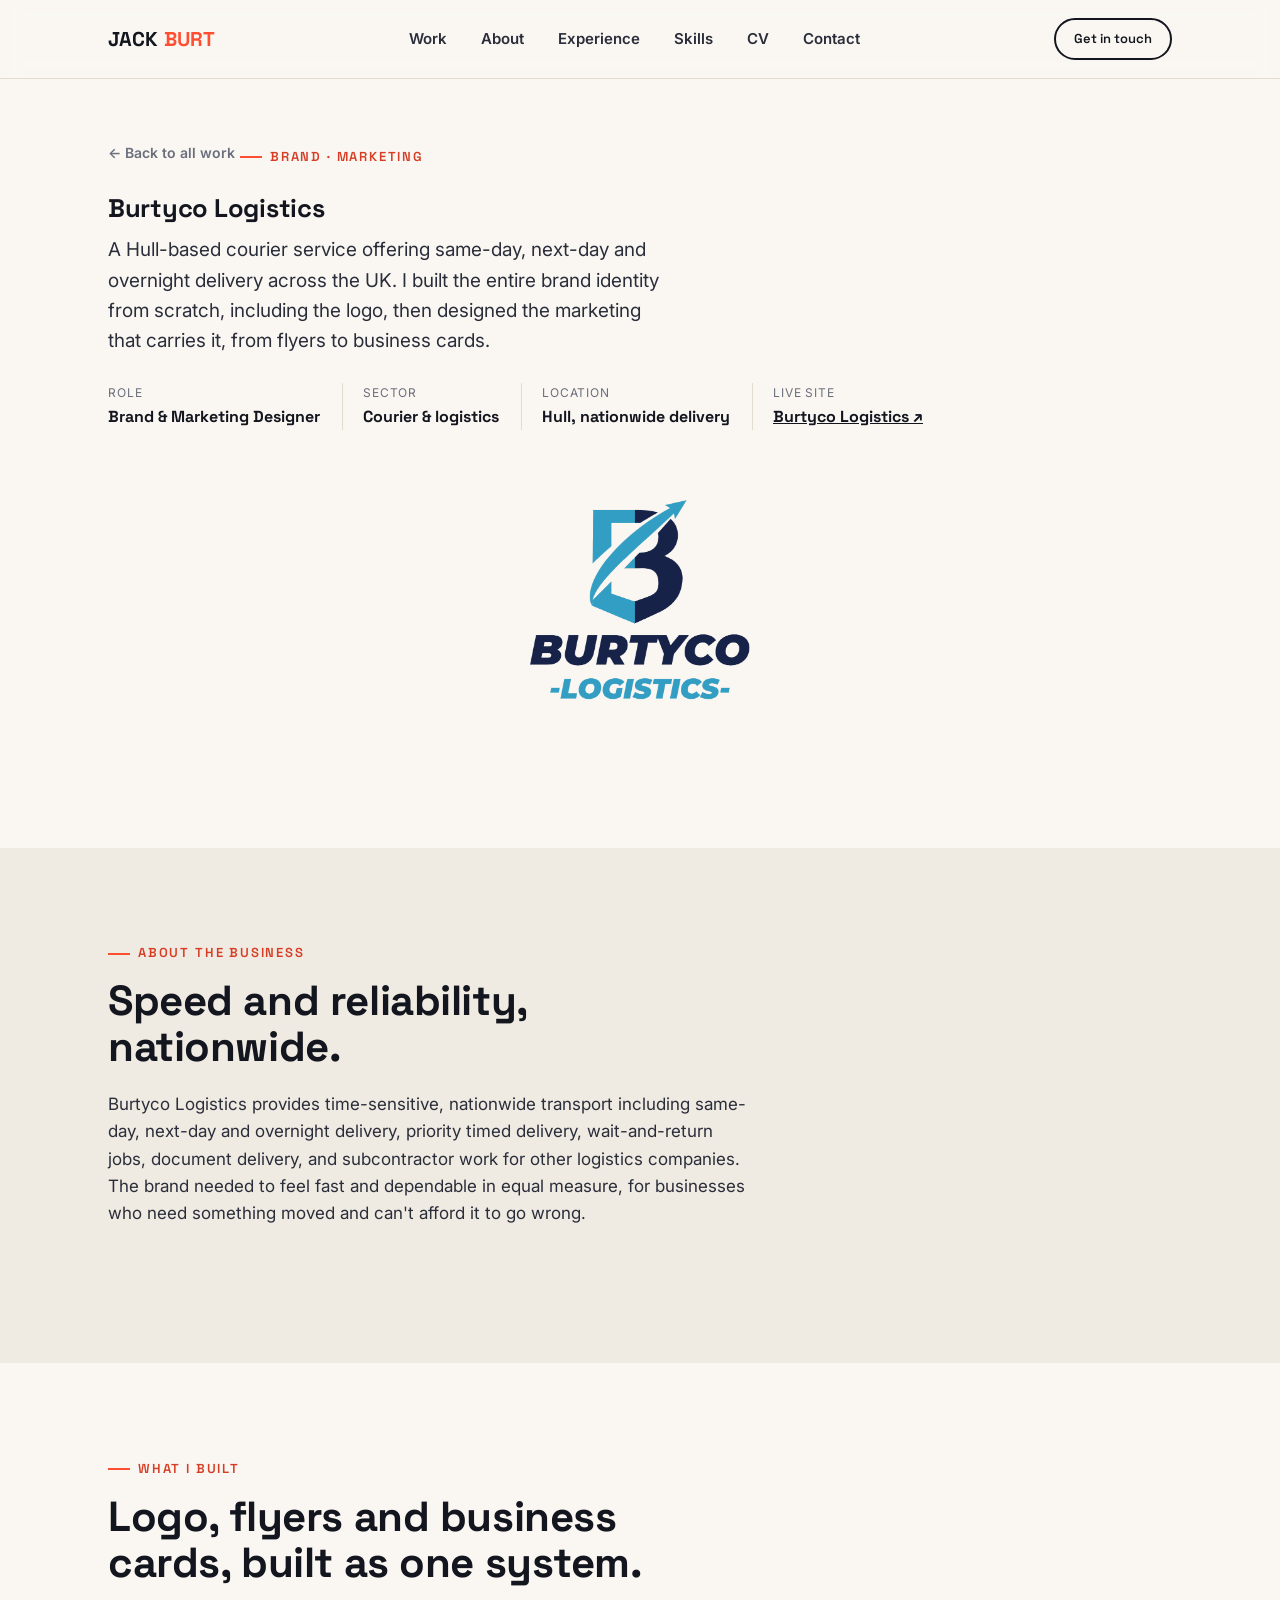
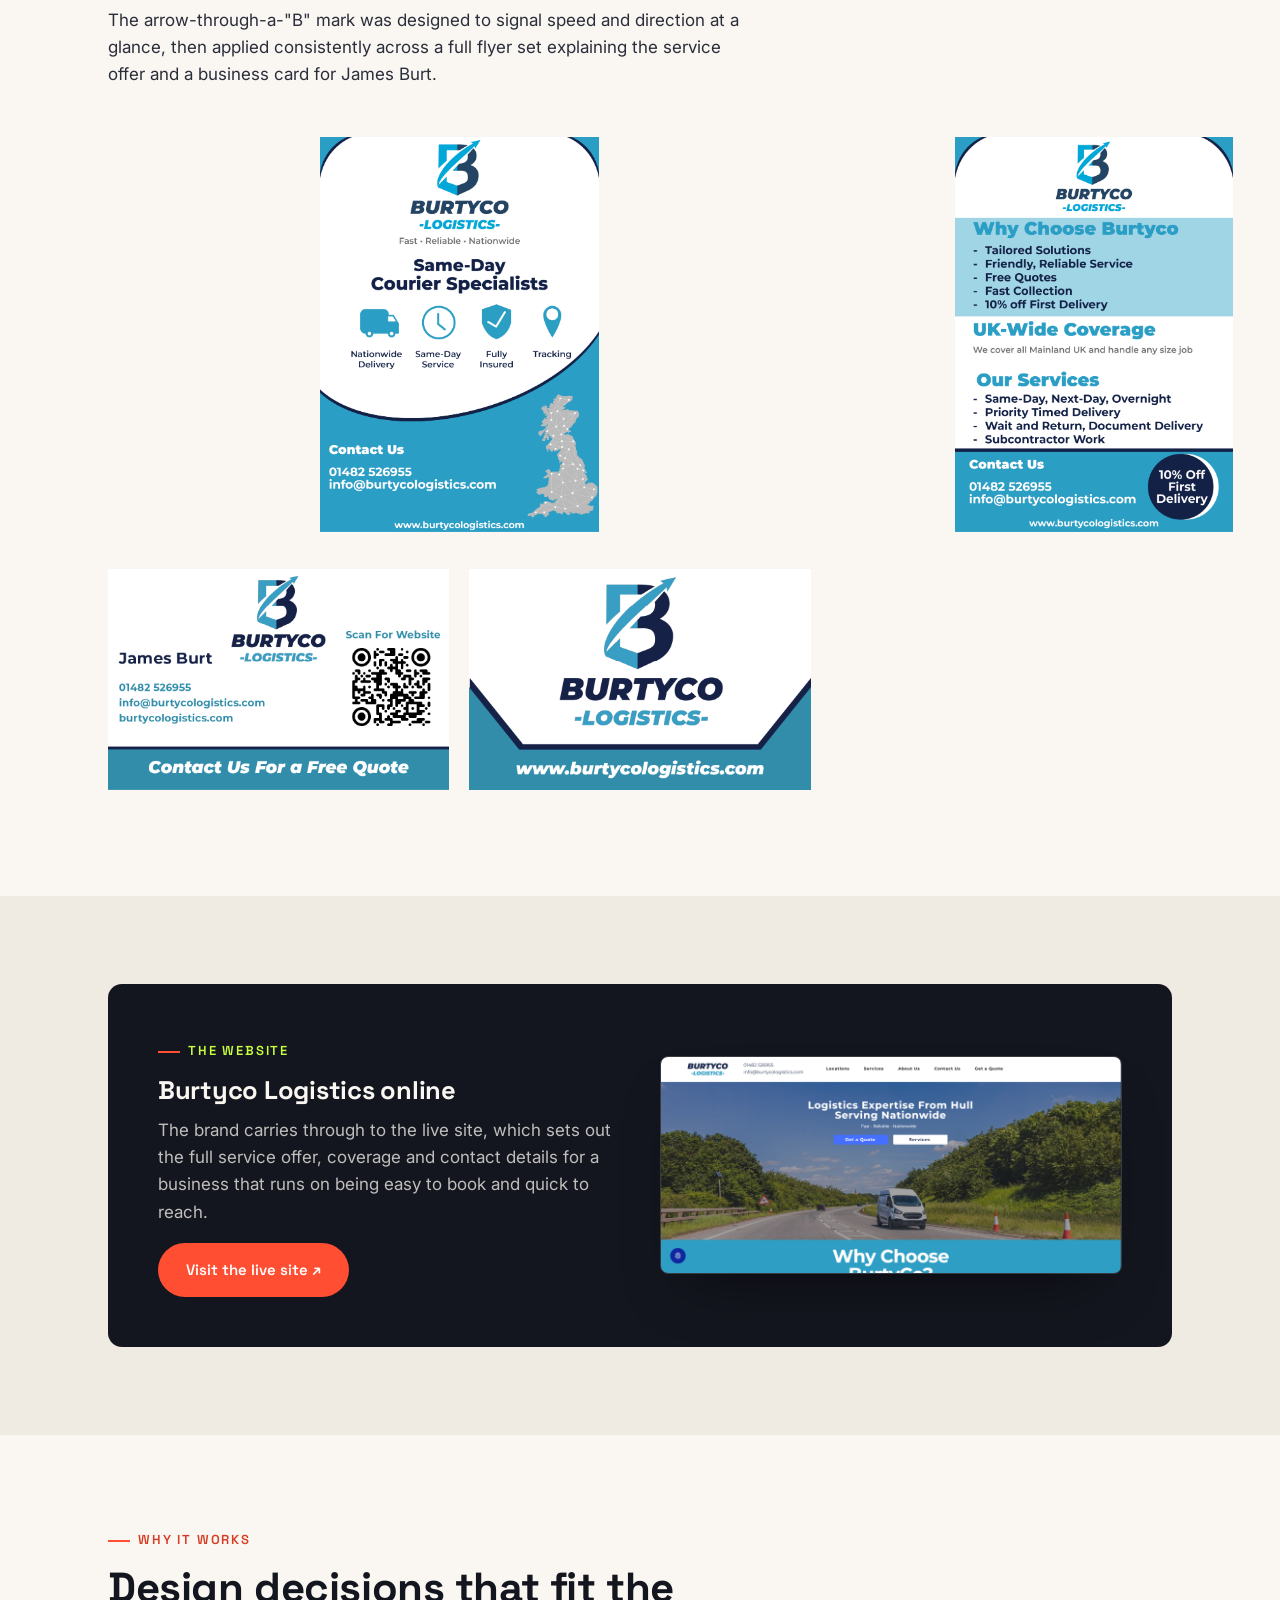
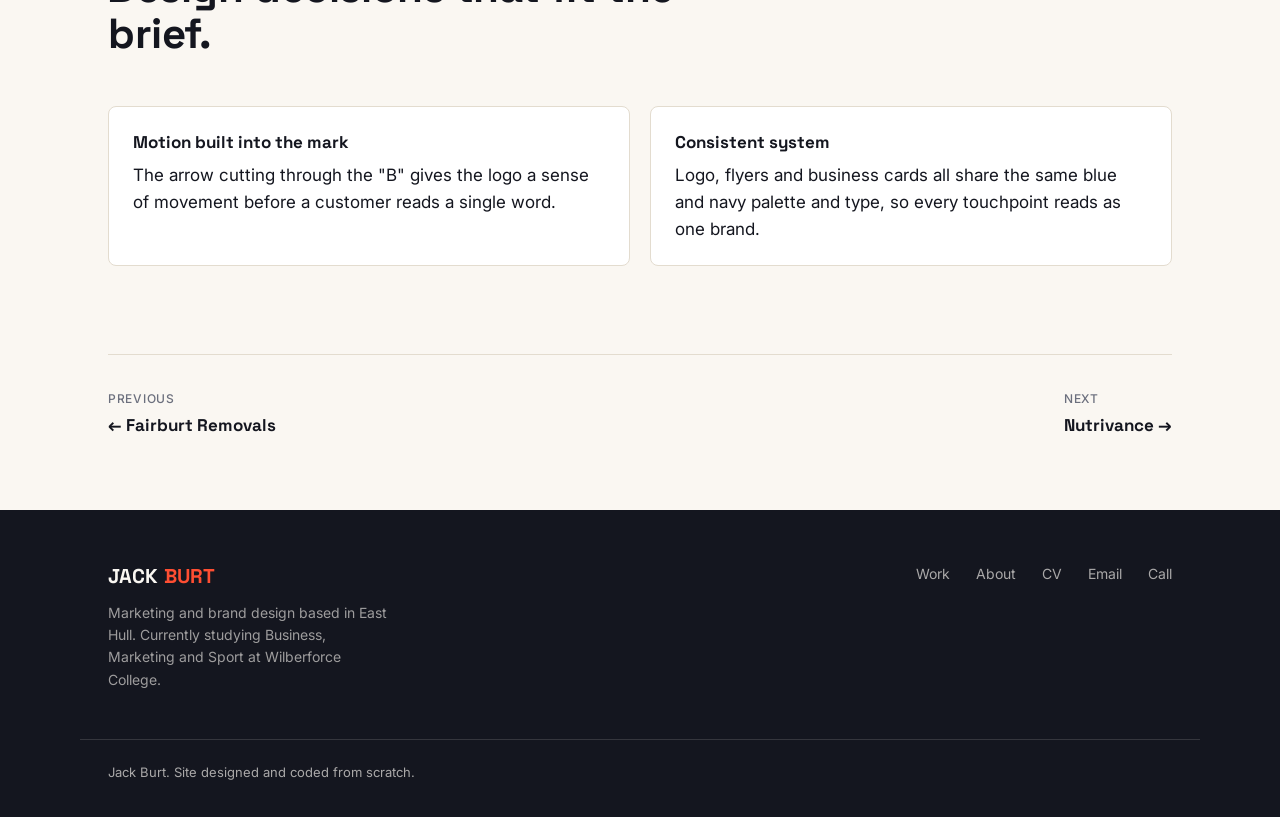
<file: case-studies/burtyco.html>
<!doctype html>
<html lang="en">
<head>
<meta charset="UTF-8">
<meta name="viewport" content="width=device-width, initial-scale=1.0">
<title>Burtyco Logistics | Jack Burt</title>
<meta name="description" content="Case study: the brand identity and marketing Jack Burt built from scratch for Burtyco Logistics, a Hull-based nationwide courier service.">
<link rel="preconnect" href="https://fonts.googleapis.com">
<link rel="preconnect" href="https://fonts.gstatic.com" crossorigin>
<link href="https://fonts.googleapis.com/css2?family=Space+Grotesk:wght@500;600;700&family=Inter:wght@400;500;600;700&display=swap" rel="stylesheet">
<link rel="stylesheet" href="../assets/css/style.css">
</head>
<body>

<header class="site-nav">
  <div class="container">
    <a href="../index.html" class="brand">JACK <span>BURT</span></a>
    <nav>
      <ul class="nav-links">
        <li><a href="../index.html#work">Work</a></li>
        <li><a href="../index.html#about">About</a></li>
        <li><a href="../index.html#experience">Experience</a></li>
        <li><a href="../index.html#skills">Skills</a></li>
        <li><a href="../cv.html">CV</a></li>
        <li><a href="../index.html#contact">Contact</a></li>
      </ul>
    </nav>
    <div class="nav-cta">
      <a href="mailto:Hello@jbtechhelp.com" class="btn btn-ghost btn-sm">Get in touch</a>
      <button class="nav-toggle" aria-label="Toggle navigation">Menu</button>
    </div>
  </div>
</header>

<section class="cs-hero">
  <div class="container">
    <a href="../index.html#work" class="cs-back">&larr; Back to all work</a>
    <div class="eyebrow">Brand &middot; Marketing</div>
    <h1>Burtyco Logistics</h1>
    <p class="hero-lede">A Hull-based courier service offering same-day, next-day and overnight delivery across the UK. I built the entire brand identity from scratch, including the logo, then designed the marketing that carries it, from flyers to business cards.</p>

    <div class="cs-meta-row">
      <div class="cs-meta"><span>Role</span><strong>Brand &amp; Marketing Designer</strong></div>
      <div class="cs-meta"><span>Sector</span><strong>Courier &amp; logistics</strong></div>
      <div class="cs-meta"><span>Location</span><strong>Hull, nationwide delivery</strong></div>
      <div class="cs-meta"><span>Live site</span><strong><a href="https://jamesbenburt.wixsite.com/burtyco-logistics" target="_blank" rel="noopener">Burtyco Logistics &nearr;</a></strong></div>
    </div>
  </div>
</section>

<section style="padding-top:0;">
  <div class="container">
    <div class="logo-panel">
      <img src="../uploads/Burtyco%20Logo.png" alt="Burtyco Logistics logo, built from scratch">
    </div>
  </div>
</section>

<section class="section-dim">
  <div class="container">
    <div class="section-head">
      <div class="eyebrow">About the business</div>
      <h2>Speed and reliability, nationwide.</h2>
      <p>Burtyco Logistics provides time-sensitive, nationwide transport including same-day, next-day and overnight delivery, priority timed delivery, wait-and-return jobs, document delivery, and subcontractor work for other logistics companies. The brand needed to feel fast and dependable in equal measure, for businesses who need something moved and can't afford it to go wrong.</p>
    </div>
  </div>
</section>

<section>
  <div class="container">
    <div class="section-head">
      <div class="eyebrow">What I built</div>
      <h2>Logo, flyers and business cards, built as one system.</h2>
      <p>The arrow-through-a-"B" mark was designed to signal speed and direction at a glance, then applied consistently across a full flyer set explaining the service offer and a business card for James Burt.</p>
    </div>
    <div class="gallery">
      <div class="gallery-item wide">
        <img src="../uploads/Leaflet%20front%20page.png" alt="Same-Day Courier Specialists flyer">
      </div>
      <div class="gallery-item">
        <img src="../uploads/Leaflet%20back%20page.png" alt="Why Choose Burtyco flyer">
      </div>
      <div class="gallery-item">
        <img src="../uploads/Business%20card%20back.png" alt="Burtyco business card, James Burt">
      </div>
      <div class="gallery-item">
        <img src="../uploads/Business%20card%20frnt.png" alt="Burtyco business card, branding side">
      </div>
    </div>
  </div>
</section>

<section class="section-dim">
  <div class="container">
    <div class="site-feature">
      <div>
        <div class="eyebrow" style="color:var(--acid);">The website</div>
        <h2>Burtyco Logistics online</h2>
        <p>The brand carries through to the live site, which sets out the full service offer, coverage and contact details for a business that runs on being easy to book and quick to reach.</p>
        <a href="https://jamesbenburt.wixsite.com/burtyco-logistics" target="_blank" rel="noopener" class="btn btn-accent">Visit the live site &nearr;</a>
      </div>
      <div class="preview">
        <img src="../uploads/Screenshot%202026-08-21%20193549.png" alt="Screenshot of the Burtyco Logistics website homepage">
      </div>
    </div>
  </div>
</section>

<section>
  <div class="container">
    <div class="section-head">
      <div class="eyebrow">Why it works</div>
      <h2>Design decisions that fit the brief.</h2>
    </div>
    <ul class="impact-list">
      <li>
        <strong>Motion built into the mark</strong>
        The arrow cutting through the "B" gives the logo a sense of movement before a customer reads a single word.
      </li>
      <li>
        <strong>Consistent system</strong>
        Logo, flyers and business cards all share the same blue and navy palette and type, so every touchpoint reads as one brand.
      </li>
    </ul>
  </div>
</section>

<div class="container">
  <div class="cs-nav">
    <a href="fairburt.html"><span class="dir">Previous</span>&larr; Fairburt Removals</a>
    <a href="nutrivance.html"><span class="dir">Next</span>Nutrivance &rarr;</a>
  </div>
</div>

<footer style="margin-top:70px;">
  <div class="container">
    <div>
      <a href="../index.html" class="brand">JACK <span>BURT</span></a>
      <p style="margin-top:10px;max-width:32ch;color:rgba(250,247,242,0.6);font-size:14px;">Marketing and brand design based in East Hull. Currently studying Business, Marketing and Sport at Wilberforce College.</p>
    </div>
    <ul class="foot-links">
      <li><a href="../index.html#work">Work</a></li>
      <li><a href="../index.html#about">About</a></li>
      <li><a href="../cv.html">CV</a></li>
      <li><a href="mailto:Hello@jbtechhelp.com">Email</a></li>
      <li><a href="tel:07510061662">Call</a></li>
    </ul>
  </div>
  <div class="container foot-bottom">
    Jack Burt. Site designed and coded from scratch.
  </div>
</footer>

<script src="../assets/js/main.js"></script>
</body>
</html>
</file>
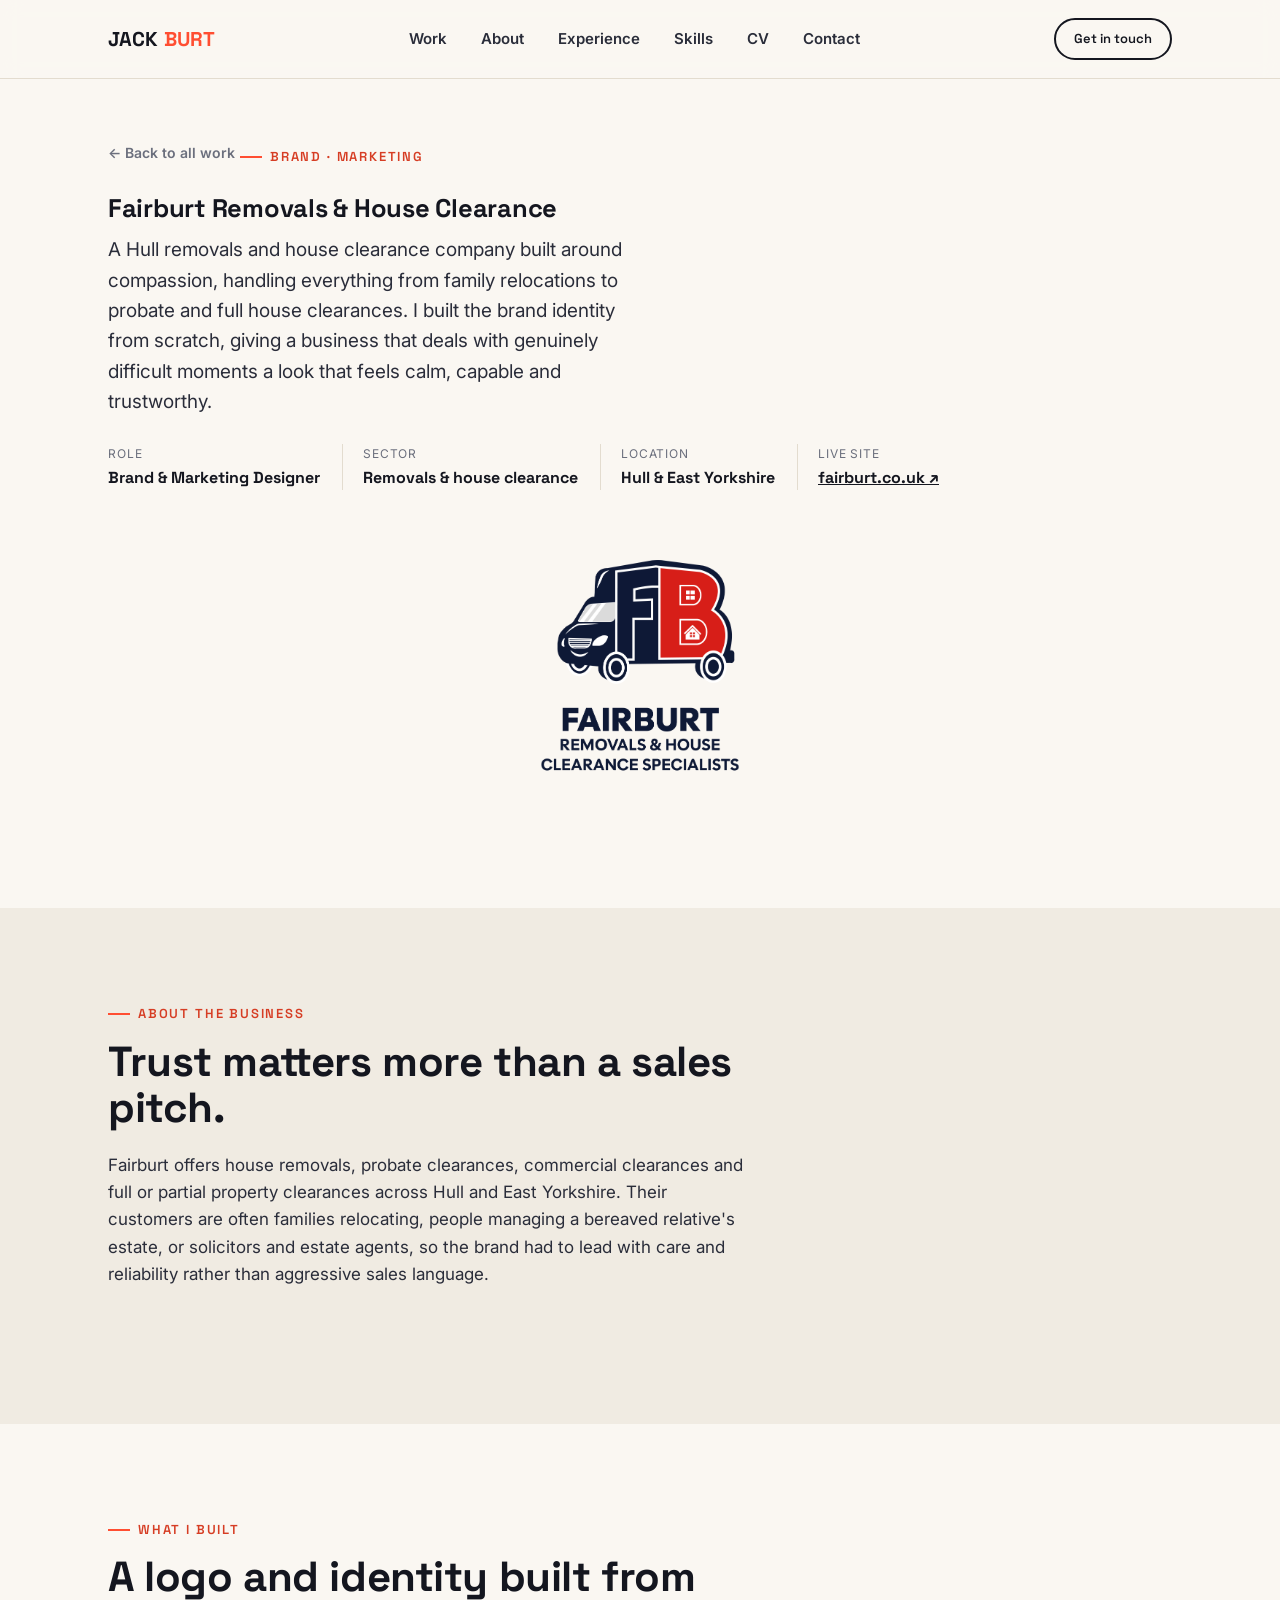
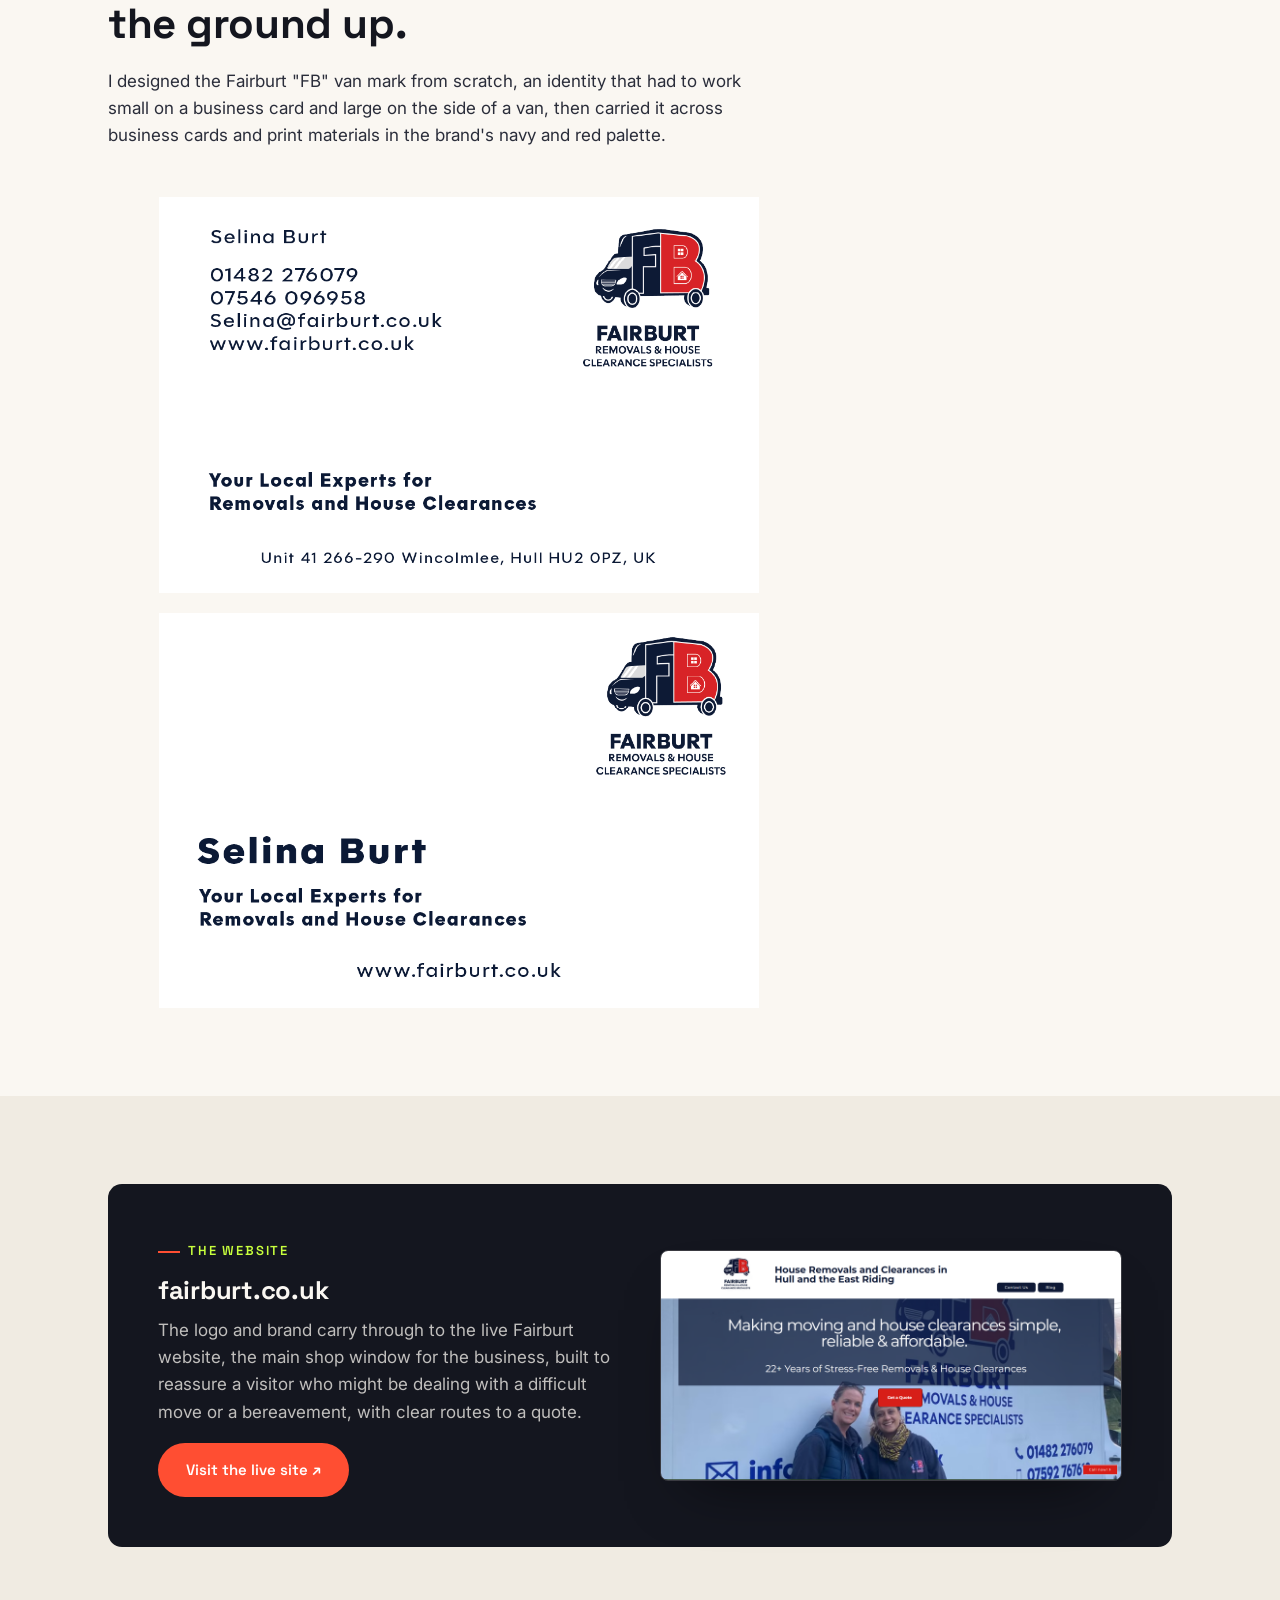
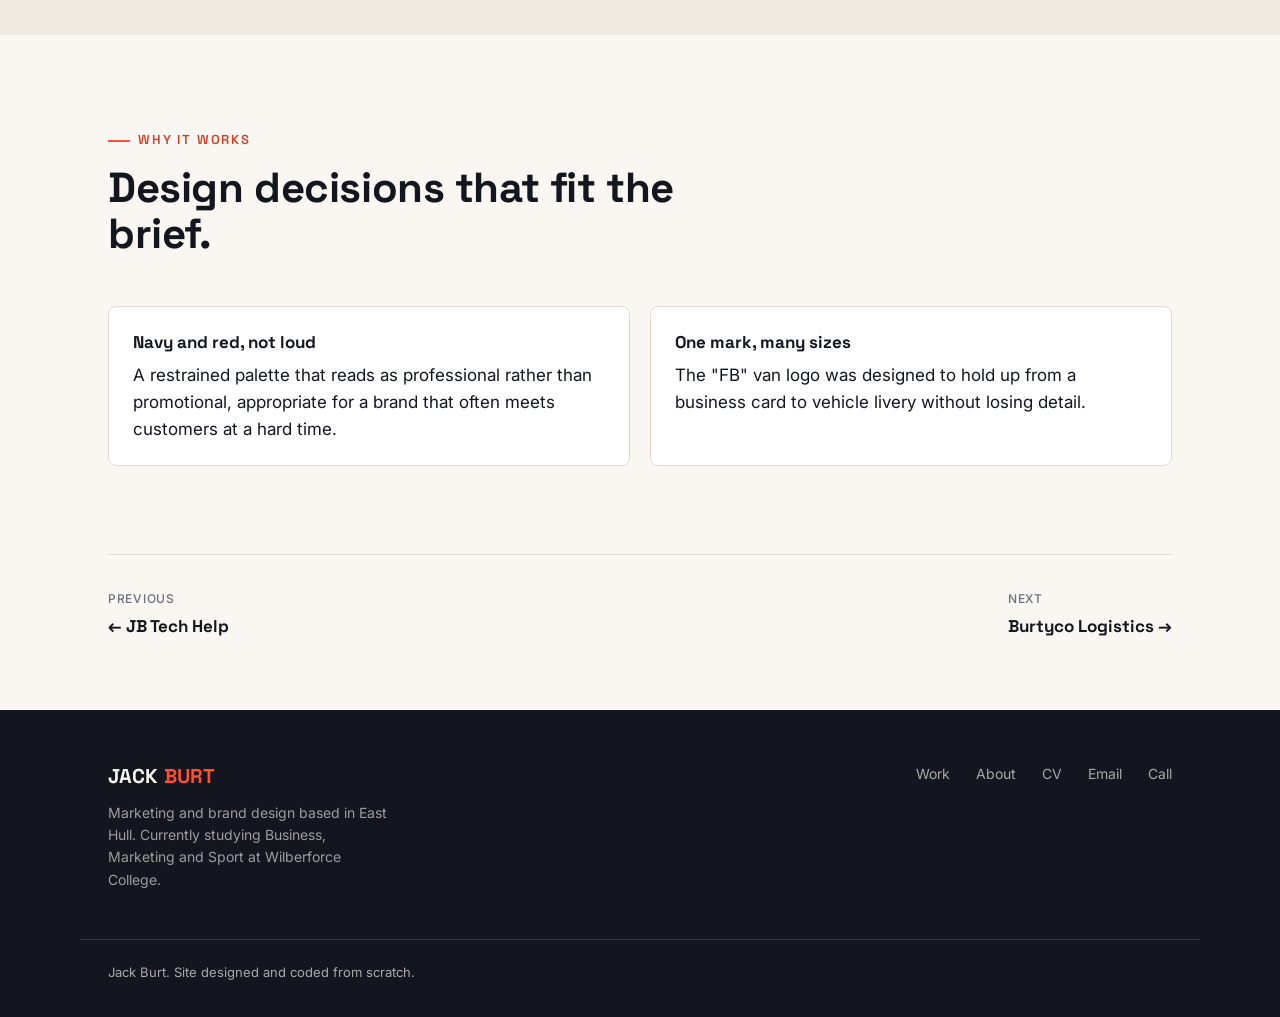
<file: case-studies/fairburt.html>
<!doctype html>
<html lang="en">
<head>
<meta charset="UTF-8">
<meta name="viewport" content="width=device-width, initial-scale=1.0">
<title>Fairburt Removals &amp; House Clearance | Jack Burt</title>
<meta name="description" content="Case study: the brand identity Jack Burt built from scratch for Fairburt Removals and House Clearance in Hull.">
<link rel="preconnect" href="https://fonts.googleapis.com">
<link rel="preconnect" href="https://fonts.gstatic.com" crossorigin>
<link href="https://fonts.googleapis.com/css2?family=Space+Grotesk:wght@500;600;700&family=Inter:wght@400;500;600;700&display=swap" rel="stylesheet">
<link rel="stylesheet" href="../assets/css/style.css">
</head>
<body>

<header class="site-nav">
  <div class="container">
    <a href="../index.html" class="brand">JACK <span>BURT</span></a>
    <nav>
      <ul class="nav-links">
        <li><a href="../index.html#work">Work</a></li>
        <li><a href="../index.html#about">About</a></li>
        <li><a href="../index.html#experience">Experience</a></li>
        <li><a href="../index.html#skills">Skills</a></li>
        <li><a href="../cv.html">CV</a></li>
        <li><a href="../index.html#contact">Contact</a></li>
      </ul>
    </nav>
    <div class="nav-cta">
      <a href="mailto:Hello@jbtechhelp.com" class="btn btn-ghost btn-sm">Get in touch</a>
      <button class="nav-toggle" aria-label="Toggle navigation">Menu</button>
    </div>
  </div>
</header>

<section class="cs-hero">
  <div class="container">
    <a href="../index.html#work" class="cs-back">&larr; Back to all work</a>
    <div class="eyebrow">Brand &middot; Marketing</div>
    <h1>Fairburt Removals &amp; House Clearance</h1>
    <p class="hero-lede">A Hull removals and house clearance company built around compassion, handling everything from family relocations to probate and full house clearances. I built the brand identity from scratch, giving a business that deals with genuinely difficult moments a look that feels calm, capable and trustworthy.</p>

    <div class="cs-meta-row">
      <div class="cs-meta"><span>Role</span><strong>Brand &amp; Marketing Designer</strong></div>
      <div class="cs-meta"><span>Sector</span><strong>Removals &amp; house clearance</strong></div>
      <div class="cs-meta"><span>Location</span><strong>Hull &amp; East Yorkshire</strong></div>
      <div class="cs-meta"><span>Live site</span><strong><a href="https://www.fairburt.co.uk/" target="_blank" rel="noopener">fairburt.co.uk &nearr;</a></strong></div>
    </div>
  </div>
</section>

<section style="padding-top:0;">
  <div class="container">
    <div class="logo-panel">
      <img src="../uploads/Fairburt%20Logo.png" alt="Fairburt Removals and House Clearance logo">
    </div>
  </div>
</section>

<section class="section-dim">
  <div class="container">
    <div class="section-head">
      <div class="eyebrow">About the business</div>
      <h2>Trust matters more than a sales pitch.</h2>
      <p>Fairburt offers house removals, probate clearances, commercial clearances and full or partial property clearances across Hull and East Yorkshire. Their customers are often families relocating, people managing a bereaved relative's estate, or solicitors and estate agents, so the brand had to lead with care and reliability rather than aggressive sales language.</p>
    </div>
  </div>
</section>

<section>
  <div class="container">
    <div class="section-head">
      <div class="eyebrow">What I built</div>
      <h2>A logo and identity built from the ground up.</h2>
      <p>I designed the Fairburt "FB" van mark from scratch, an identity that had to work small on a business card and large on the side of a van, then carried it across business cards and print materials in the brand's navy and red palette.</p>
    </div>
    <div class="gallery">
      <div class="gallery-item wide">
        <img src="../uploads/Selina%20busines%20card.png" alt="Fairburt business card, Selina Burt, with full address">
      </div>
      <div class="gallery-item wide">
        <img src="../uploads/Selina%20busines%20card%20back.png" alt="Fairburt business card, minimal layout">
      </div>
    </div>
  </div>
</section>

<section class="section-dim">
  <div class="container">
    <div class="site-feature">
      <div>
        <div class="eyebrow" style="color:var(--acid);">The website</div>
        <h2>fairburt.co.uk</h2>
        <p>The logo and brand carry through to the live Fairburt website, the main shop window for the business, built to reassure a visitor who might be dealing with a difficult move or a bereavement, with clear routes to a quote.</p>
        <a href="https://www.fairburt.co.uk/" target="_blank" rel="noopener" class="btn btn-accent">Visit the live site &nearr;</a>
      </div>
      <div class="preview">
        <img src="../uploads/Screenshot%202026-08-21%20193444.png" alt="Screenshot of the Fairburt Removals and House Clearance website homepage">
      </div>
    </div>
  </div>
</section>

<section>
  <div class="container">
    <div class="section-head">
      <div class="eyebrow">Why it works</div>
      <h2>Design decisions that fit the brief.</h2>
    </div>
    <ul class="impact-list">
      <li>
        <strong>Navy and red, not loud</strong>
        A restrained palette that reads as professional rather than promotional, appropriate for a brand that often meets customers at a hard time.
      </li>
      <li>
        <strong>One mark, many sizes</strong>
        The "FB" van logo was designed to hold up from a business card to vehicle livery without losing detail.
      </li>
    </ul>
  </div>
</section>

<div class="container">
  <div class="cs-nav">
    <a href="jbtechhelp.html"><span class="dir">Previous</span>&larr; JB Tech Help</a>
    <a href="burtyco.html"><span class="dir">Next</span>Burtyco Logistics &rarr;</a>
  </div>
</div>

<footer style="margin-top:70px;">
  <div class="container">
    <div>
      <a href="../index.html" class="brand">JACK <span>BURT</span></a>
      <p style="margin-top:10px;max-width:32ch;color:rgba(250,247,242,0.6);font-size:14px;">Marketing and brand design based in East Hull. Currently studying Business, Marketing and Sport at Wilberforce College.</p>
    </div>
    <ul class="foot-links">
      <li><a href="../index.html#work">Work</a></li>
      <li><a href="../index.html#about">About</a></li>
      <li><a href="../cv.html">CV</a></li>
      <li><a href="mailto:Hello@jbtechhelp.com">Email</a></li>
      <li><a href="tel:07510061662">Call</a></li>
    </ul>
  </div>
  <div class="container foot-bottom">
    Jack Burt. Site designed and coded from scratch.
  </div>
</footer>

<script src="../assets/js/main.js"></script>
</body>
</html>
</file>
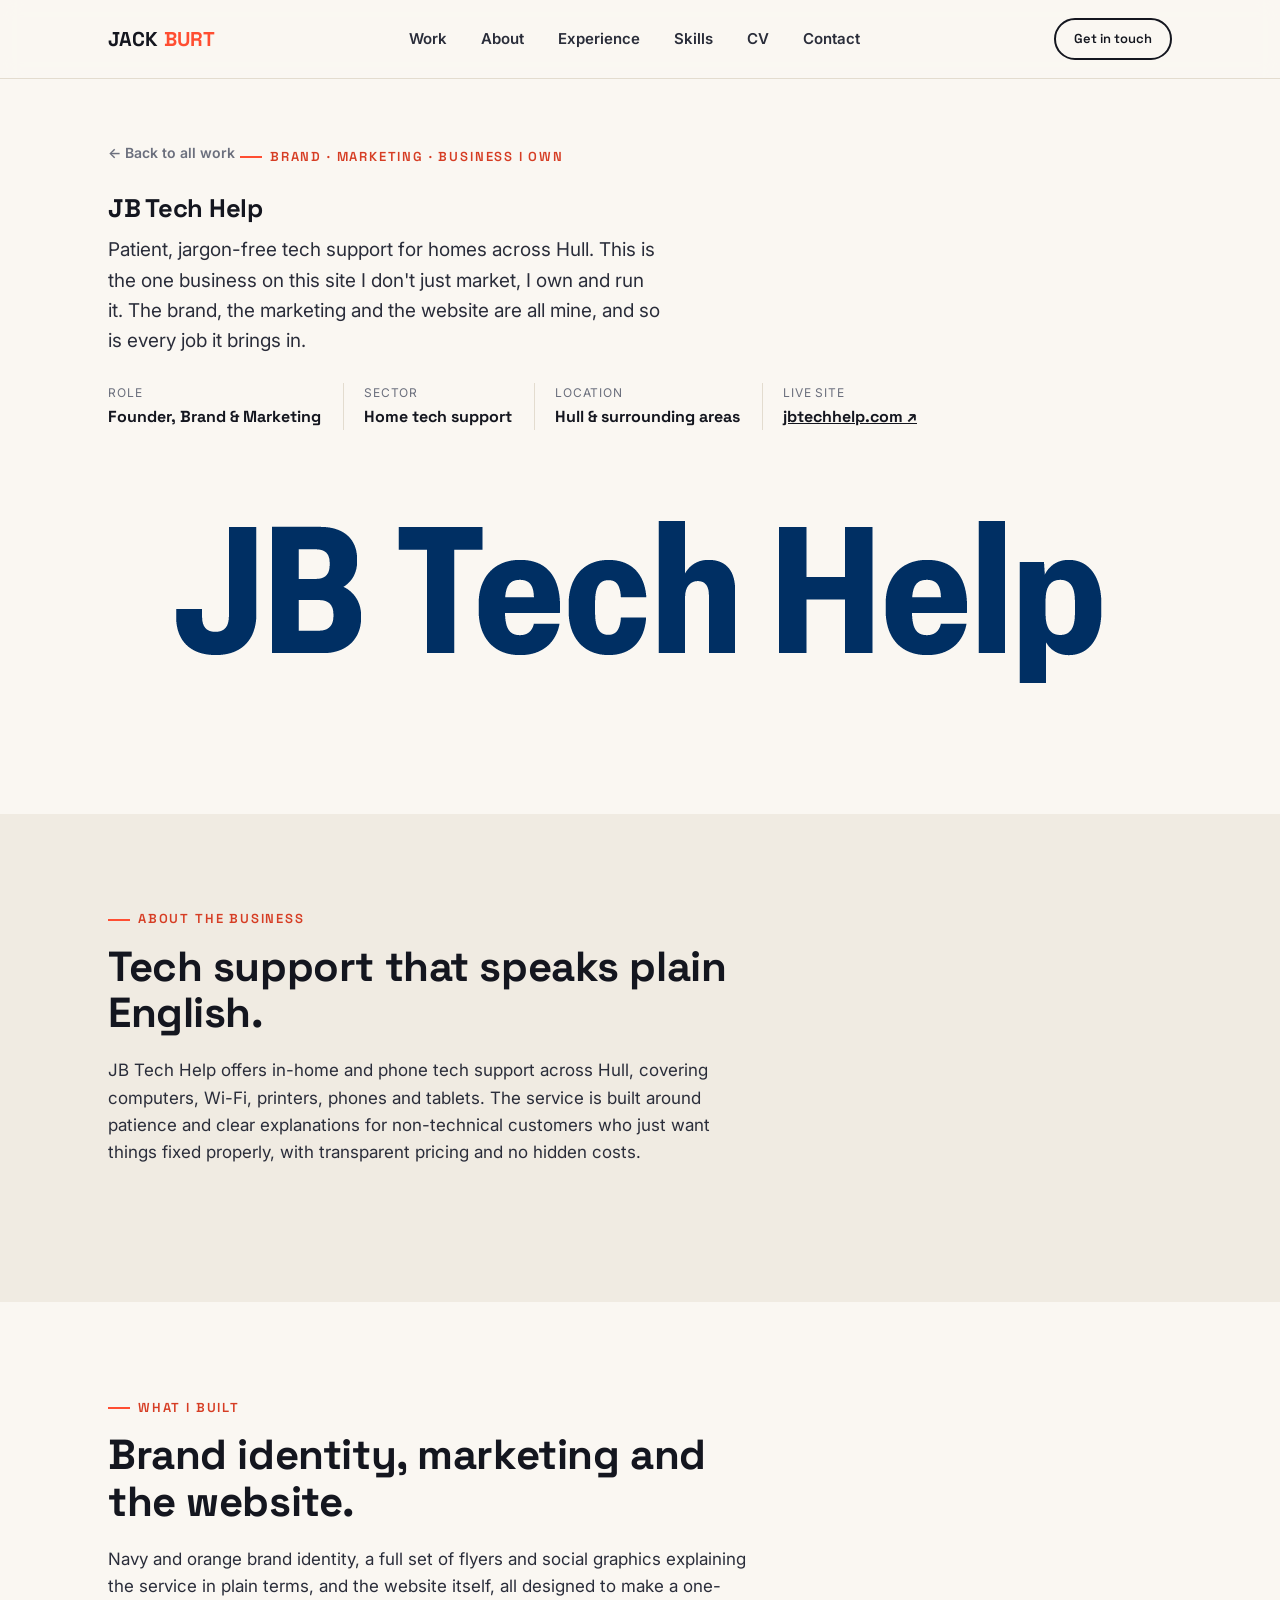
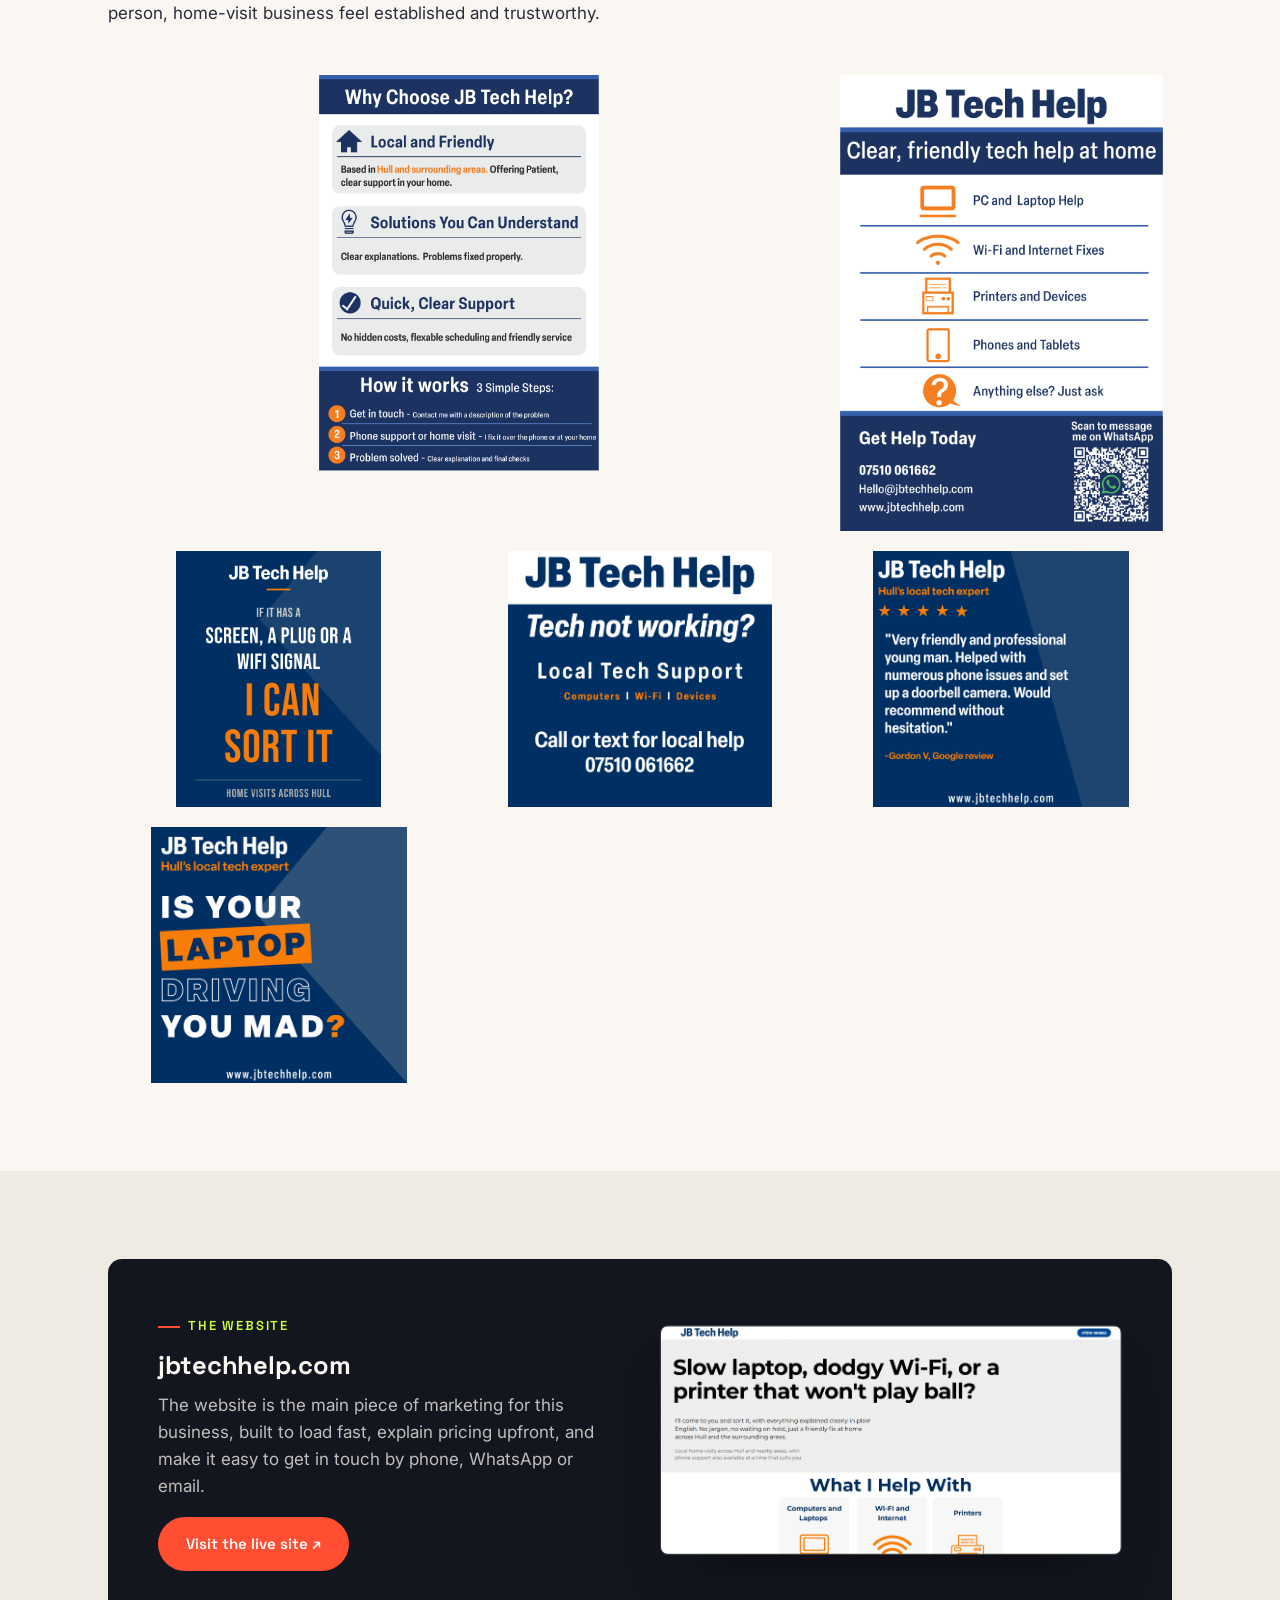
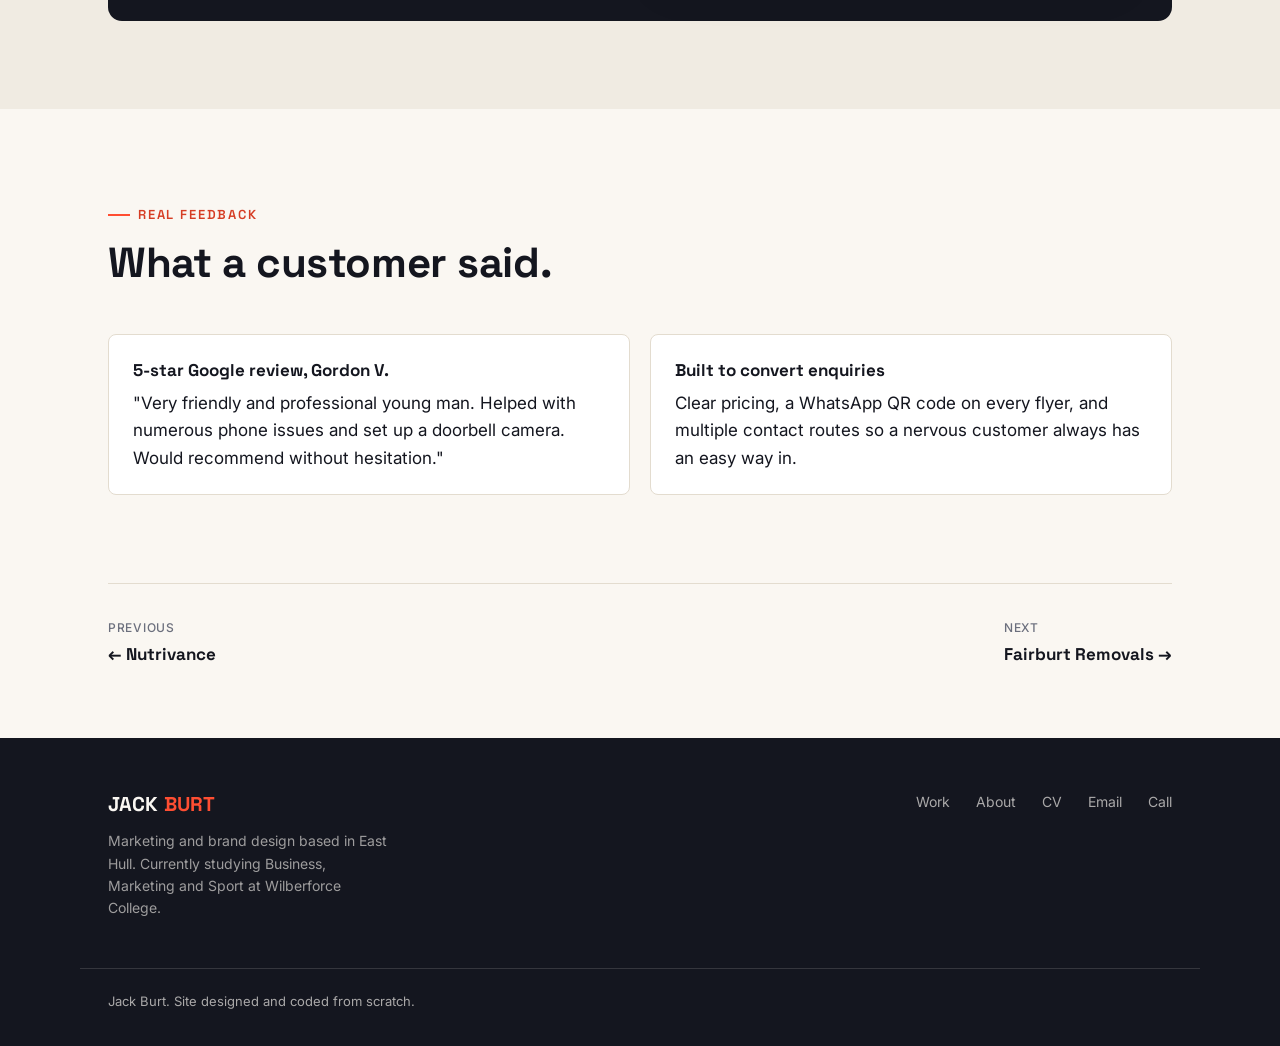
<file: case-studies/jbtechhelp.html>
<!doctype html>
<html lang="en">
<head>
<meta charset="UTF-8">
<meta name="viewport" content="width=device-width, initial-scale=1.0">
<title>JB Tech Help | Jack Burt</title>
<meta name="description" content="Case study: the brand, marketing and website Jack Burt built for JB Tech Help, his own home-visit tech support business in Hull.">
<link rel="preconnect" href="https://fonts.googleapis.com">
<link rel="preconnect" href="https://fonts.gstatic.com" crossorigin>
<link href="https://fonts.googleapis.com/css2?family=Space+Grotesk:wght@500;600;700&family=Inter:wght@400;500;600;700&display=swap" rel="stylesheet">
<link rel="stylesheet" href="../assets/css/style.css">
</head>
<body>

<header class="site-nav">
  <div class="container">
    <a href="../index.html" class="brand">JACK <span>BURT</span></a>
    <nav>
      <ul class="nav-links">
        <li><a href="../index.html#work">Work</a></li>
        <li><a href="../index.html#about">About</a></li>
        <li><a href="../index.html#experience">Experience</a></li>
        <li><a href="../index.html#skills">Skills</a></li>
        <li><a href="../cv.html">CV</a></li>
        <li><a href="../index.html#contact">Contact</a></li>
      </ul>
    </nav>
    <div class="nav-cta">
      <a href="mailto:Hello@jbtechhelp.com" class="btn btn-ghost btn-sm">Get in touch</a>
      <button class="nav-toggle" aria-label="Toggle navigation">Menu</button>
    </div>
  </div>
</header>

<section class="cs-hero">
  <div class="container">
    <a href="../index.html#work" class="cs-back">&larr; Back to all work</a>
    <div class="eyebrow">Brand &middot; Marketing &middot; Business I own</div>
    <h1>JB Tech Help</h1>
    <p class="hero-lede">Patient, jargon-free tech support for homes across Hull. This is the one business on this site I don't just market, I own and run it. The brand, the marketing and the website are all mine, and so is every job it brings in.</p>

    <div class="cs-meta-row">
      <div class="cs-meta"><span>Role</span><strong>Founder, Brand &amp; Marketing</strong></div>
      <div class="cs-meta"><span>Sector</span><strong>Home tech support</strong></div>
      <div class="cs-meta"><span>Location</span><strong>Hull &amp; surrounding areas</strong></div>
      <div class="cs-meta"><span>Live site</span><strong><a href="https://www.jbtechhelp.com/" target="_blank" rel="noopener">jbtechhelp.com &nearr;</a></strong></div>
    </div>
  </div>
</section>

<section style="padding-top:0;">
  <div class="container">
    <div class="logo-panel">
      <img src="../uploads/Logo%20transparent.png" alt="JB Tech Help logo">
    </div>
  </div>
</section>

<section class="section-dim">
  <div class="container">
    <div class="section-head">
      <div class="eyebrow">About the business</div>
      <h2>Tech support that speaks plain English.</h2>
      <p>JB Tech Help offers in-home and phone tech support across Hull, covering computers, Wi-Fi, printers, phones and tablets. The service is built around patience and clear explanations for non-technical customers who just want things fixed properly, with transparent pricing and no hidden costs.</p>
    </div>
  </div>
</section>

<section>
  <div class="container">
    <div class="section-head">
      <div class="eyebrow">What I built</div>
      <h2>Brand identity, marketing and the website.</h2>
      <p>Navy and orange brand identity, a full set of flyers and social graphics explaining the service in plain terms, and the website itself, all designed to make a one-person, home-visit business feel established and trustworthy.</p>
    </div>
    <div class="gallery">
      <div class="gallery-item wide">
        <img src="../uploads/leaflet%20back.png" alt="Why Choose JB Tech Help info graphic">
      </div>
      <div class="gallery-item tall">
        <img src="../uploads/leaflet%20front.png" alt="JB Tech Help services flyer with WhatsApp QR code">
      </div>
      <div class="gallery-item">
        <img src="../uploads/6TH%20POST.png" alt="I Can Sort It social poster">
      </div>
      <div class="gallery-item">
        <img src="../uploads/Post%20for%20groups.png" alt="Tech not working social post">
      </div>
      <div class="gallery-item">
        <img src="../uploads/Review%20post.png" alt="Customer testimonial graphic, Gordon V">
      </div>
      <div class="gallery-item">
        <img src="../uploads/Laptop%20post%20for%20groups%202.png" alt="Is your laptop driving you mad social post">
      </div>
    </div>
  </div>
</section>

<section class="section-dim">
  <div class="container">
    <div class="site-feature">
      <div>
        <div class="eyebrow" style="color:var(--acid);">The website</div>
        <h2>jbtechhelp.com</h2>
        <p>The website is the main piece of marketing for this business, built to load fast, explain pricing upfront, and make it easy to get in touch by phone, WhatsApp or email.</p>
        <a href="https://www.jbtechhelp.com/" target="_blank" rel="noopener" class="btn btn-accent">Visit the live site &nearr;</a>
      </div>
      <div class="preview">
        <img src="../uploads/Screenshot%202026-08-21%20193307.png" alt="Screenshot of the JB Tech Help website homepage">
      </div>
    </div>
  </div>
</section>

<section>
  <div class="container">
    <div class="section-head">
      <div class="eyebrow">Real feedback</div>
      <h2>What a customer said.</h2>
    </div>
    <ul class="impact-list">
      <li>
        <strong>5-star Google review, Gordon V.</strong>
        "Very friendly and professional young man. Helped with numerous phone issues and set up a doorbell camera. Would recommend without hesitation."
      </li>
      <li>
        <strong>Built to convert enquiries</strong>
        Clear pricing, a WhatsApp QR code on every flyer, and multiple contact routes so a nervous customer always has an easy way in.
      </li>
    </ul>
  </div>
</section>

<div class="container">
  <div class="cs-nav">
    <a href="nutrivance.html"><span class="dir">Previous</span>&larr; Nutrivance</a>
    <a href="fairburt.html"><span class="dir">Next</span>Fairburt Removals &rarr;</a>
  </div>
</div>

<footer style="margin-top:70px;">
  <div class="container">
    <div>
      <a href="../index.html" class="brand">JACK <span>BURT</span></a>
      <p style="margin-top:10px;max-width:32ch;color:rgba(250,247,242,0.6);font-size:14px;">Marketing and brand design based in East Hull. Currently studying Business, Marketing and Sport at Wilberforce College.</p>
    </div>
    <ul class="foot-links">
      <li><a href="../index.html#work">Work</a></li>
      <li><a href="../index.html#about">About</a></li>
      <li><a href="../cv.html">CV</a></li>
      <li><a href="mailto:Hello@jbtechhelp.com">Email</a></li>
      <li><a href="tel:07510061662">Call</a></li>
    </ul>
  </div>
  <div class="container foot-bottom">
    Jack Burt. Site designed and coded from scratch.
  </div>
</footer>

<script src="../assets/js/main.js"></script>
</body>
</html>
</file>
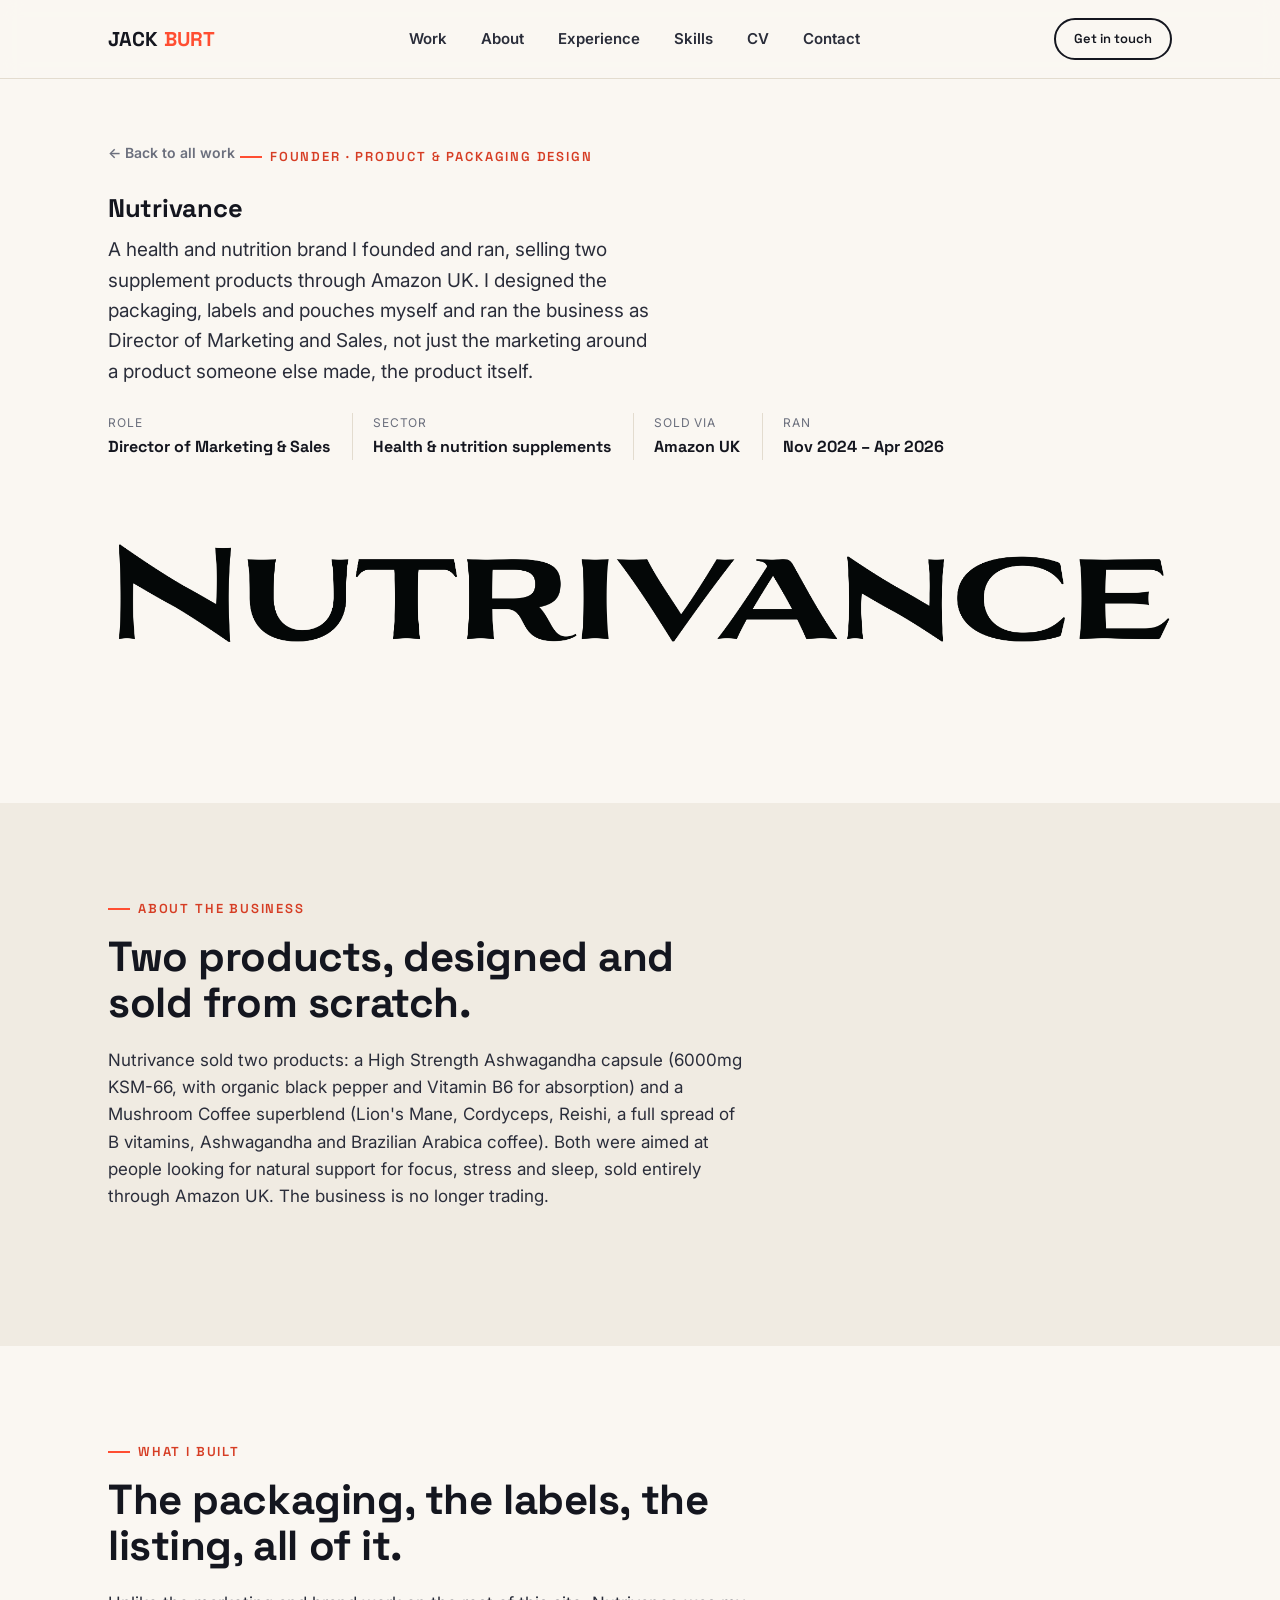
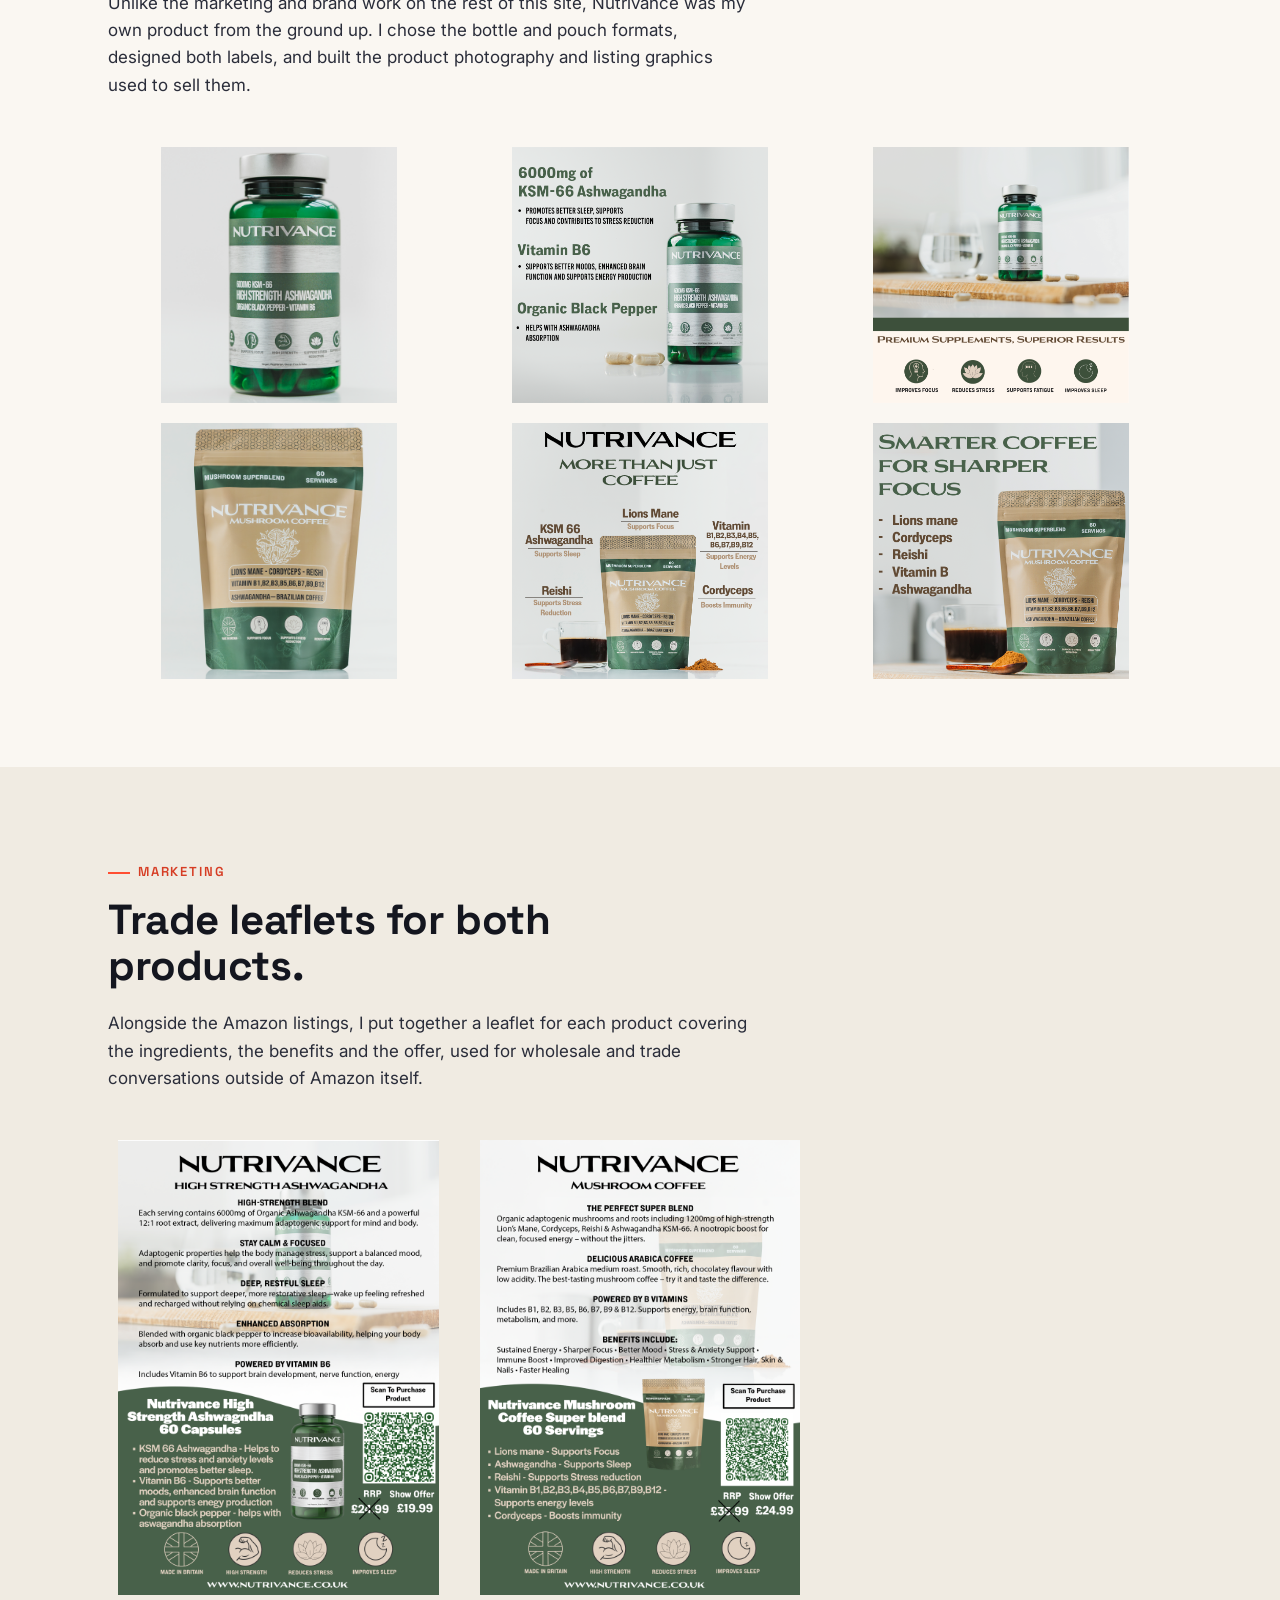
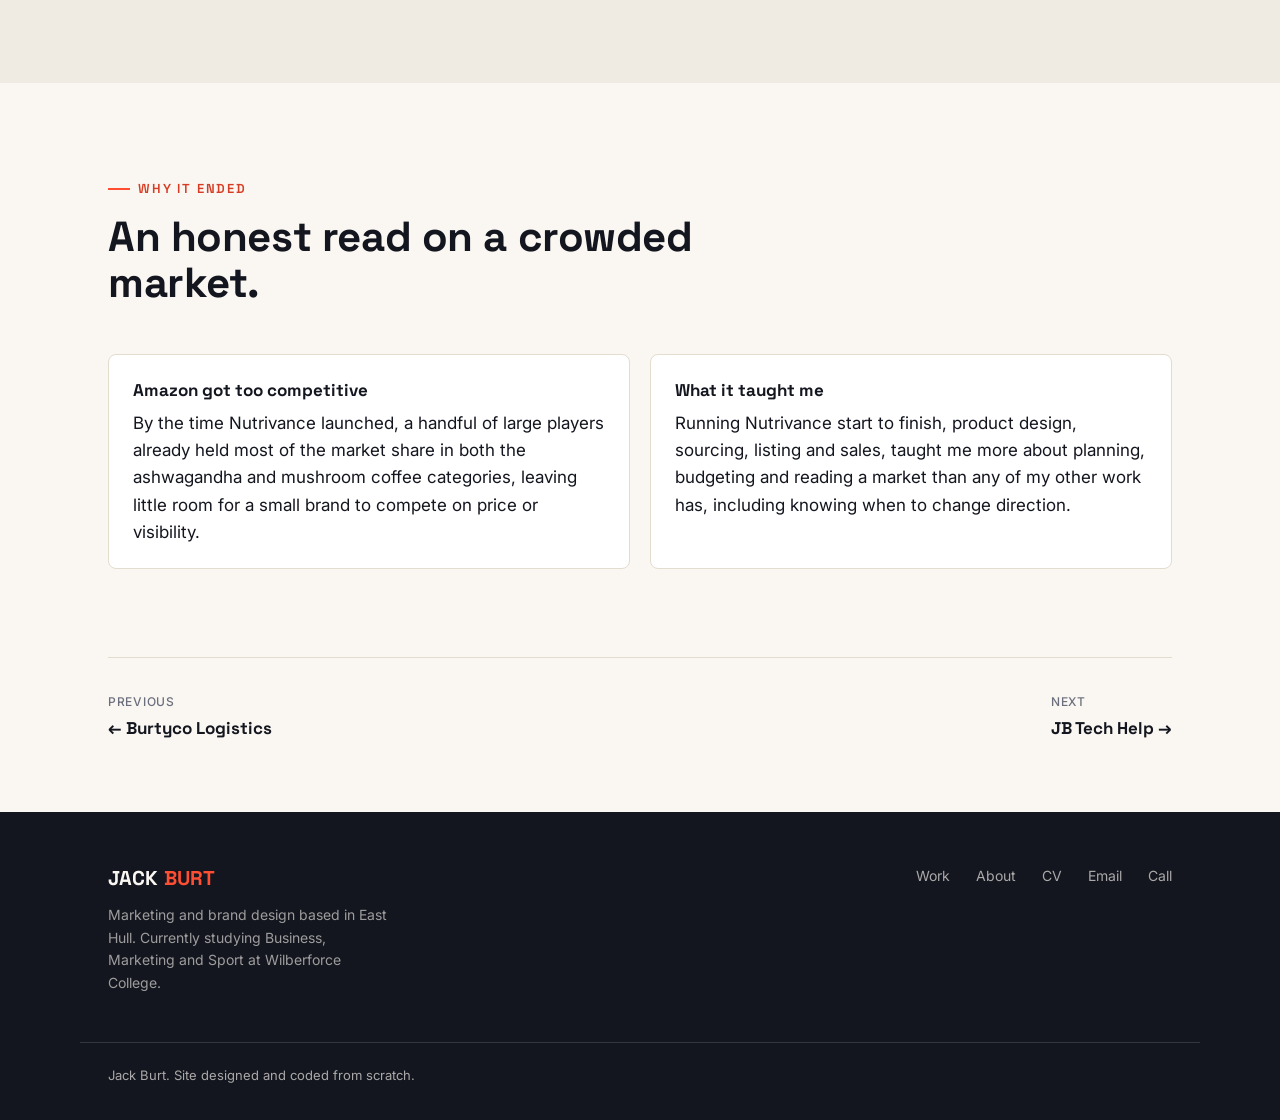
<file: case-studies/nutrivance.html>
<!doctype html>
<html lang="en">
<head>
<meta charset="UTF-8">
<meta name="viewport" content="width=device-width, initial-scale=1.0">
<title>Nutrivance | Jack Burt</title>
<meta name="description" content="Case study: Nutrivance, a health and nutrition brand Jack Burt founded and ran, designing the packaging and running marketing and sales for two supplement products sold on Amazon.">
<link rel="preconnect" href="https://fonts.googleapis.com">
<link rel="preconnect" href="https://fonts.gstatic.com" crossorigin>
<link href="https://fonts.googleapis.com/css2?family=Space+Grotesk:wght@500;600;700&family=Inter:wght@400;500;600;700&display=swap" rel="stylesheet">
<link rel="stylesheet" href="../assets/css/style.css">
</head>
<body>

<header class="site-nav">
  <div class="container">
    <a href="../index.html" class="brand">JACK <span>BURT</span></a>
    <nav>
      <ul class="nav-links">
        <li><a href="../index.html#work">Work</a></li>
        <li><a href="../index.html#about">About</a></li>
        <li><a href="../index.html#experience">Experience</a></li>
        <li><a href="../index.html#skills">Skills</a></li>
        <li><a href="../cv.html">CV</a></li>
        <li><a href="../index.html#contact">Contact</a></li>
      </ul>
    </nav>
    <div class="nav-cta">
      <a href="mailto:Hello@jbtechhelp.com" class="btn btn-ghost btn-sm">Get in touch</a>
      <button class="nav-toggle" aria-label="Toggle navigation">Menu</button>
    </div>
  </div>
</header>

<section class="cs-hero">
  <div class="container">
    <a href="../index.html#work" class="cs-back">&larr; Back to all work</a>
    <div class="eyebrow">Founder &middot; Product &amp; Packaging Design</div>
    <h1>Nutrivance</h1>
    <p class="hero-lede">A health and nutrition brand I founded and ran, selling two supplement products through Amazon UK. I designed the packaging, labels and pouches myself and ran the business as Director of Marketing and Sales, not just the marketing around a product someone else made, the product itself.</p>

    <div class="cs-meta-row">
      <div class="cs-meta"><span>Role</span><strong>Director of Marketing &amp; Sales</strong></div>
      <div class="cs-meta"><span>Sector</span><strong>Health &amp; nutrition supplements</strong></div>
      <div class="cs-meta"><span>Sold via</span><strong>Amazon UK</strong></div>
      <div class="cs-meta"><span>Ran</span><strong>Nov 2024 &ndash; Apr 2026</strong></div>
    </div>
  </div>
</section>

<section style="padding-top:0;">
  <div class="container">
    <div class="logo-panel">
      <img src="../uploads/Logo.png" alt="Nutrivance logo">
    </div>
  </div>
</section>

<section class="section-dim">
  <div class="container">
    <div class="section-head">
      <div class="eyebrow">About the business</div>
      <h2>Two products, designed and sold from scratch.</h2>
      <p>Nutrivance sold two products: a High Strength Ashwagandha capsule (6000mg KSM-66, with organic black pepper and Vitamin B6 for absorption) and a Mushroom Coffee superblend (Lion's Mane, Cordyceps, Reishi, a full spread of B vitamins, Ashwagandha and Brazilian Arabica coffee). Both were aimed at people looking for natural support for focus, stress and sleep, sold entirely through Amazon UK. The business is no longer trading.</p>
    </div>
  </div>
</section>

<section>
  <div class="container">
    <div class="section-head">
      <div class="eyebrow">What I built</div>
      <h2>The packaging, the labels, the listing, all of it.</h2>
      <p>Unlike the marketing and brand work on the rest of this site, Nutrivance was my own product from the ground up. I chose the bottle and pouch formats, designed both labels, and built the product photography and listing graphics used to sell them.</p>
    </div>
    <div class="gallery">
      <div class="gallery-item">
        <img src="../uploads/Listing%20image%20Ashwagandha%201.png" alt="Nutrivance Ashwagandha bottle, product photo">
      </div>
      <div class="gallery-item">
        <img src="../uploads/Listing%20image%20Ashawagandha%204.png" alt="Nutrivance Ashwagandha ingredient breakdown graphic">
      </div>
      <div class="gallery-item">
        <img src="../uploads/Listing%20image%20Ashwagandha%205.png" alt="Nutrivance Ashwagandha lifestyle product shot">
      </div>
      <div class="gallery-item">
        <img src="../uploads/Listing%20image%20coffee%201.png" alt="Nutrivance Mushroom Coffee pouch, product photo">
      </div>
      <div class="gallery-item">
        <img src="../uploads/Listing%20image%20coffee%203.png" alt="Nutrivance Mushroom Coffee ingredient graphic">
      </div>
      <div class="gallery-item">
        <img src="../uploads/Listing%20image%20coffee%206.png" alt="Nutrivance Mushroom Coffee lifestyle product shot">
      </div>
    </div>
  </div>
</section>

<section class="section-dim">
  <div class="container">
    <div class="section-head">
      <div class="eyebrow">Marketing</div>
      <h2>Trade leaflets for both products.</h2>
      <p>Alongside the Amazon listings, I put together a leaflet for each product covering the ingredients, the benefits and the offer, used for wholesale and trade conversations outside of Amazon itself.</p>
    </div>
    <div class="gallery">
      <div class="gallery-item tall">
        <img src="../uploads/Ashwagandha%20leaflet.png" alt="Nutrivance Ashwagandha trade leaflet">
      </div>
      <div class="gallery-item tall">
        <img src="../uploads/Coffee%20leaflet.png" alt="Nutrivance Mushroom Coffee trade leaflet">
      </div>
    </div>
  </div>
</section>

<section>
  <div class="container">
    <div class="section-head">
      <div class="eyebrow">Why it ended</div>
      <h2>An honest read on a crowded market.</h2>
    </div>
    <ul class="impact-list">
      <li>
        <strong>Amazon got too competitive</strong>
        By the time Nutrivance launched, a handful of large players already held most of the market share in both the ashwagandha and mushroom coffee categories, leaving little room for a small brand to compete on price or visibility.
      </li>
      <li>
        <strong>What it taught me</strong>
        Running Nutrivance start to finish, product design, sourcing, listing and sales, taught me more about planning, budgeting and reading a market than any of my other work has, including knowing when to change direction.
      </li>
    </ul>
  </div>
</section>

<div class="container">
  <div class="cs-nav">
    <a href="burtyco.html"><span class="dir">Previous</span>&larr; Burtyco Logistics</a>
    <a href="jbtechhelp.html"><span class="dir">Next</span>JB Tech Help &rarr;</a>
  </div>
</div>

<footer style="margin-top:70px;">
  <div class="container">
    <div>
      <a href="../index.html" class="brand">JACK <span>BURT</span></a>
      <p style="margin-top:10px;max-width:32ch;color:rgba(250,247,242,0.6);font-size:14px;">Marketing and brand design based in East Hull. Currently studying Business, Marketing and Sport at Wilberforce College.</p>
    </div>
    <ul class="foot-links">
      <li><a href="../index.html#work">Work</a></li>
      <li><a href="../index.html#about">About</a></li>
      <li><a href="../cv.html">CV</a></li>
      <li><a href="mailto:Hello@jbtechhelp.com">Email</a></li>
      <li><a href="tel:07510061662">Call</a></li>
    </ul>
  </div>
  <div class="container foot-bottom">
    Jack Burt. Site designed and coded from scratch.
  </div>
</footer>

<script src="../assets/js/main.js"></script>
</body>
</html>
</file>
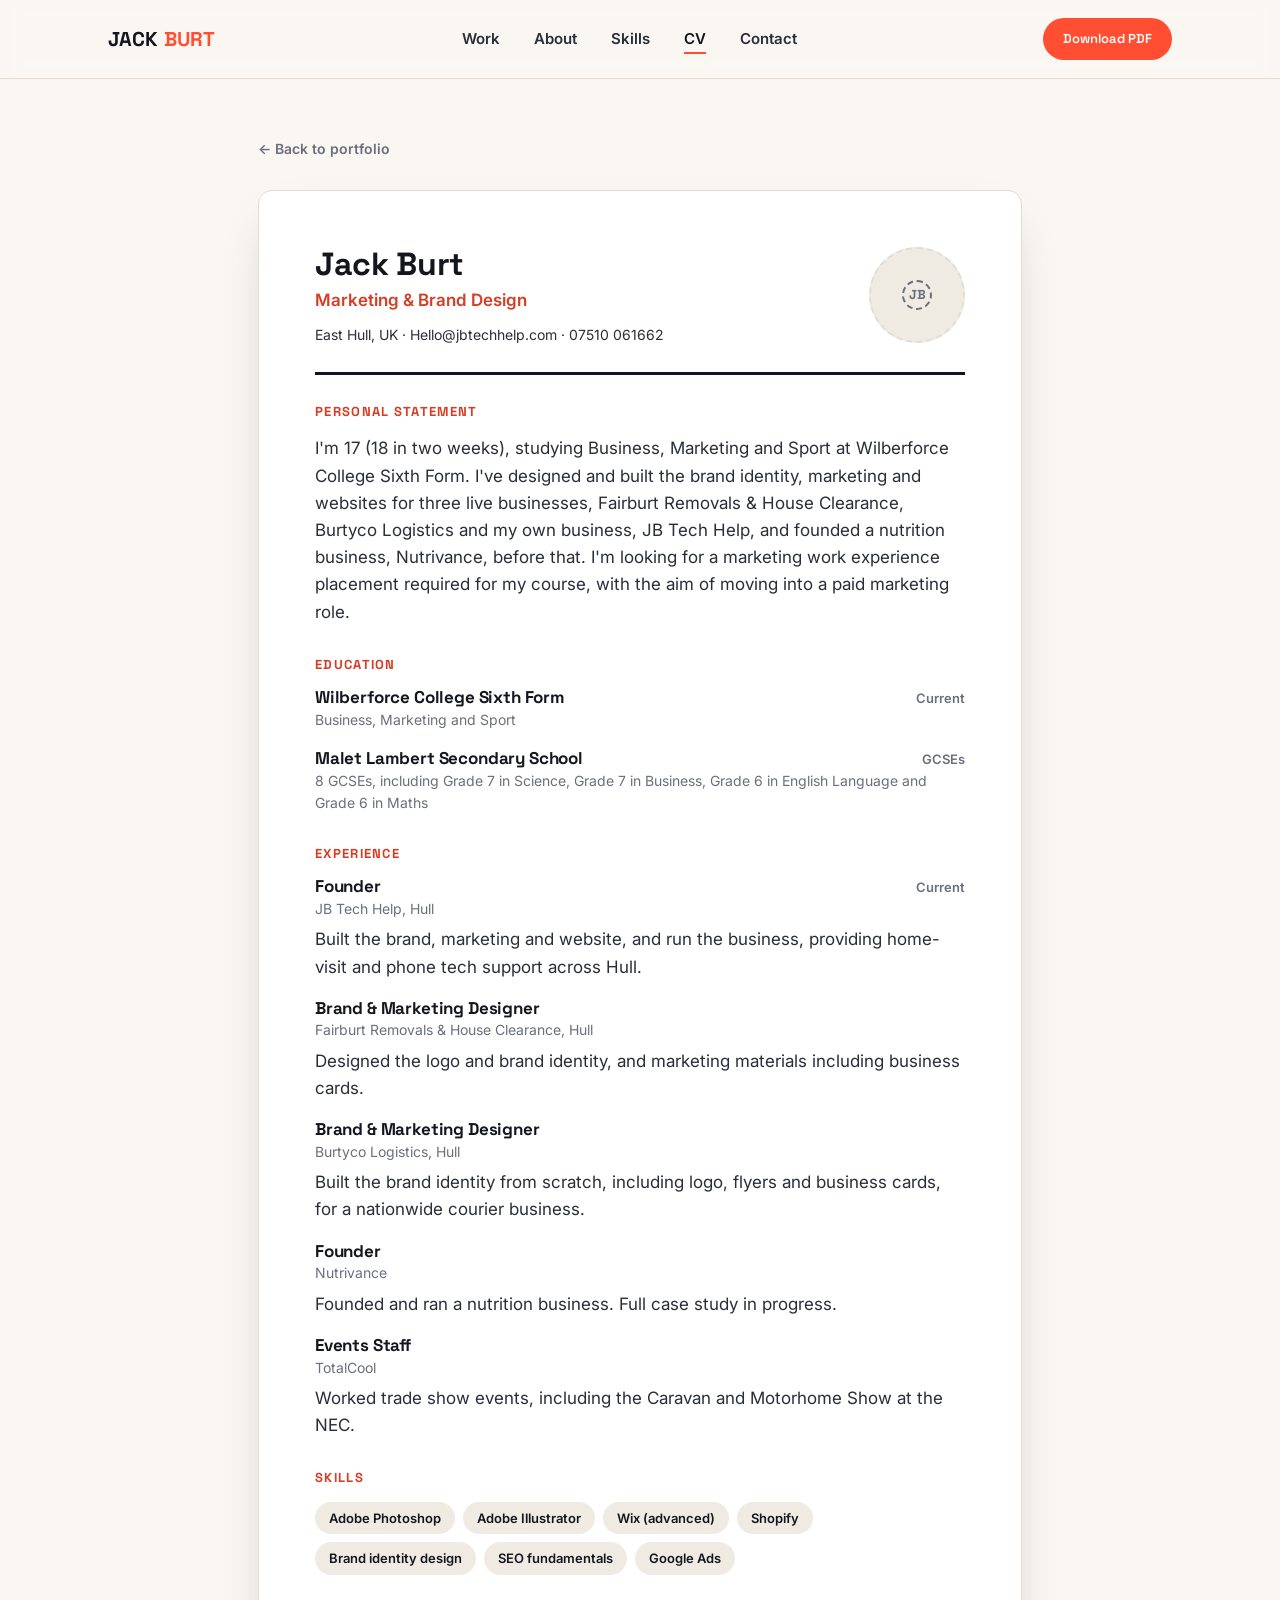
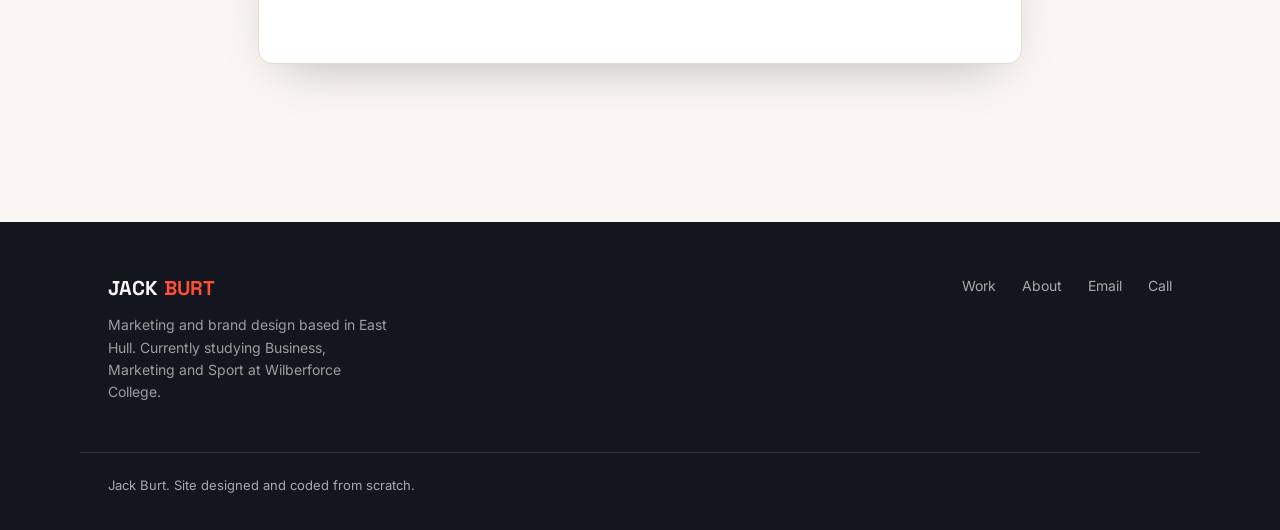
<file: jackburtportfoliosite/cv.html>
<!doctype html>
<html lang="en">
<head>
<meta charset="UTF-8">
<meta name="viewport" content="width=device-width, initial-scale=1.0">
<title>CV | Jack Burt</title>
<meta name="description" content="Jack Burt's CV: education at Wilberforce College and Malet Lambert Secondary School, marketing and brand design experience across three businesses.">
<link rel="preconnect" href="https://fonts.googleapis.com">
<link rel="preconnect" href="https://fonts.gstatic.com" crossorigin>
<link href="https://fonts.googleapis.com/css2?family=Space+Grotesk:wght@500;600;700&family=Inter:wght@400;500;600;700&display=swap" rel="stylesheet">
<link rel="stylesheet" href="assets/css/style.css">
</head>
<body>

<header class="site-nav">
  <div class="container">
    <a href="index.html" class="brand">JACK <span>BURT</span></a>
    <nav>
      <ul class="nav-links">
        <li><a href="index.html#work">Work</a></li>
        <li><a href="index.html#about">About</a></li>
        <li><a href="index.html#skills">Skills</a></li>
        <li><a href="cv.html" class="active">CV</a></li>
        <li><a href="index.html#contact">Contact</a></li>
      </ul>
    </nav>
    <div class="nav-cta">
      <a href="assets/cv/jack-burt-cv.pdf" class="btn btn-accent btn-sm no-print" download>Download PDF</a>
      <button class="nav-toggle" aria-label="Toggle navigation">Menu</button>
    </div>
  </div>
</header>

<section style="padding-top:56px;">
  <div class="container" style="max-width:820px;">
    <a href="index.html" class="cs-back no-print">&larr; Back to portfolio</a>

    <div class="cv-sheet">
      <div class="cv-head">
        <div>
          <h1 style="font-size:32px;margin-bottom:4px;">Jack Burt</h1>
          <p style="margin:0;font-weight:600;color:var(--ember-dark);">Marketing &amp; Brand Design</p>
          <p style="margin:10px 0 0;font-size:14px;">East Hull, UK &middot; Hello@jbtechhelp.com &middot; 07510 061662</p>
        </div>
        <div class="cv-head-photo asset-placeholder">
          <div class="glyph">JB</div>
        </div>
      </div>

      <div class="cv-section">
        <h2>Personal Statement</h2>
        <p>I'm 17 (18 in two weeks), studying Business, Marketing and Sport at Wilberforce College Sixth Form. I've designed and built the brand identity, marketing and websites for three live businesses, Fairburt Removals &amp; House Clearance, Burtyco Logistics and my own business, JB Tech Help, and founded a nutrition business, Nutrivance, before that. I'm looking for a marketing work experience placement required for my course, with the aim of moving into a paid marketing role.</p>
      </div>

      <div class="cv-section">
        <h2>Education</h2>
        <div class="cv-entry">
          <div class="cv-entry-row">
            <h3>Wilberforce College Sixth Form</h3>
            <span class="when">Current</span>
          </div>
          <span class="org">Business, Marketing and Sport</span>
        </div>
        <div class="cv-entry">
          <div class="cv-entry-row">
            <h3>Malet Lambert Secondary School</h3>
            <span class="when">GCSEs</span>
          </div>
          <span class="org">8 GCSEs, including Grade 7 in Science, Grade 7 in Business, Grade 6 in English Language and Grade 6 in Maths</span>
        </div>
      </div>

      <div class="cv-section">
        <h2>Experience</h2>
        <div class="cv-entry">
          <div class="cv-entry-row">
            <h3>Founder</h3>
            <span class="when">Current</span>
          </div>
          <span class="org">JB Tech Help, Hull</span>
          <p style="margin:0;">Built the brand, marketing and website, and run the business, providing home-visit and phone tech support across Hull.</p>
        </div>
        <div class="cv-entry">
          <div class="cv-entry-row">
            <h3>Brand &amp; Marketing Designer</h3>
          </div>
          <span class="org">Fairburt Removals &amp; House Clearance, Hull</span>
          <p style="margin:0;">Designed the logo and brand identity, and marketing materials including business cards.</p>
        </div>
        <div class="cv-entry">
          <div class="cv-entry-row">
            <h3>Brand &amp; Marketing Designer</h3>
          </div>
          <span class="org">Burtyco Logistics, Hull</span>
          <p style="margin:0;">Built the brand identity from scratch, including logo, flyers and business cards, for a nationwide courier business.</p>
        </div>
        <div class="cv-entry">
          <div class="cv-entry-row">
            <h3>Founder</h3>
          </div>
          <span class="org">Nutrivance</span>
          <p style="margin:0;">Founded and ran a nutrition business. Full case study in progress.</p>
        </div>
        <div class="cv-entry">
          <div class="cv-entry-row">
            <h3>Events Staff</h3>
          </div>
          <span class="org">TotalCool</span>
          <p style="margin:0;">Worked trade show events, including the Caravan and Motorhome Show at the NEC.</p>
        </div>
      </div>

      <div class="cv-section">
        <h2>Skills</h2>
        <div class="cv-tags">
          <span>Adobe Photoshop</span>
          <span>Adobe Illustrator</span>
          <span>Wix (advanced)</span>
          <span>Shopify</span>
          <span>Brand identity design</span>
          <span>SEO fundamentals</span>
          <span>Google Ads</span>
        </div>
      </div>
    </div>
  </div>
</section>

<footer style="margin-top:70px;" class="no-print">
  <div class="container">
    <div>
      <a href="index.html" class="brand">JACK <span>BURT</span></a>
      <p style="margin-top:10px;max-width:32ch;color:rgba(250,247,242,0.6);font-size:14px;">Marketing and brand design based in East Hull. Currently studying Business, Marketing and Sport at Wilberforce College.</p>
    </div>
    <ul class="foot-links">
      <li><a href="index.html#work">Work</a></li>
      <li><a href="index.html#about">About</a></li>
      <li><a href="mailto:Hello@jbtechhelp.com">Email</a></li>
      <li><a href="tel:07510061662">Call</a></li>
    </ul>
  </div>
  <div class="container foot-bottom">
    Jack Burt. Site designed and coded from scratch.
  </div>
</footer>

<script src="assets/js/main.js"></script>
</body>
</html>
</file>
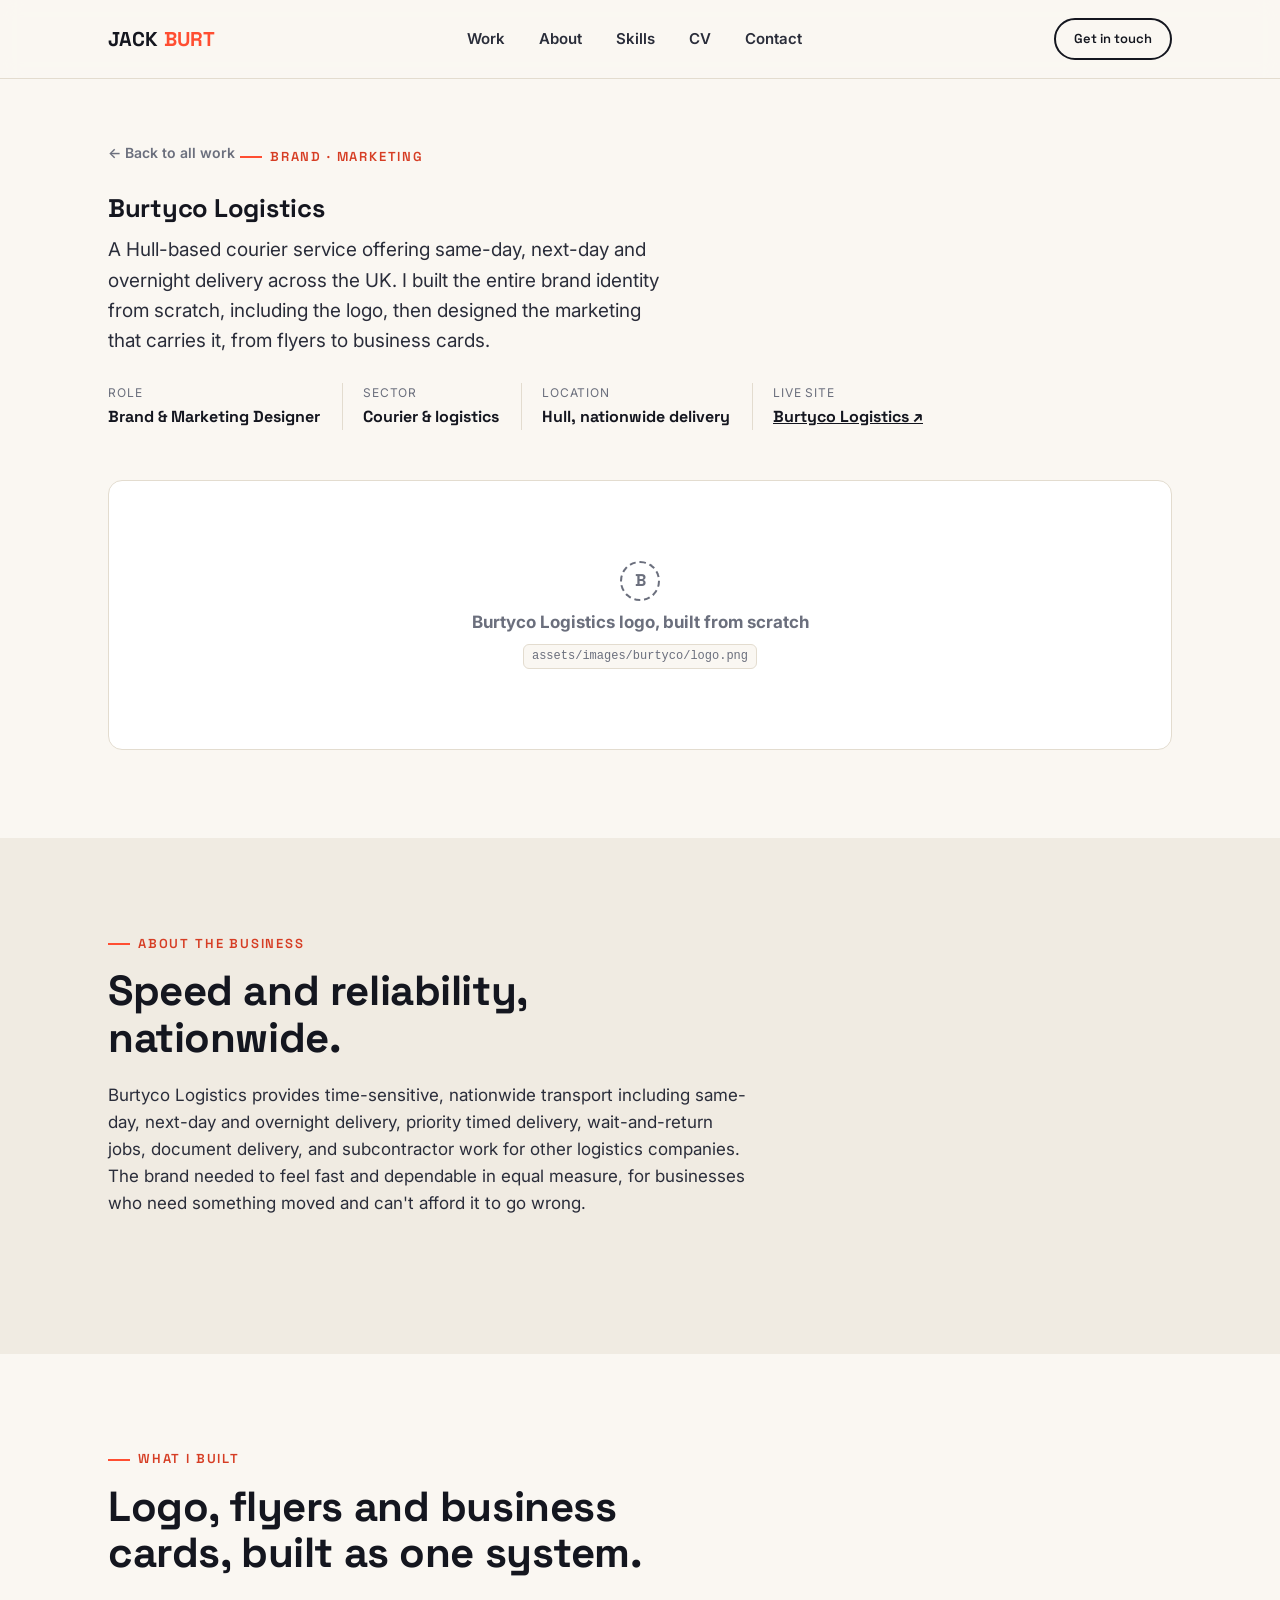
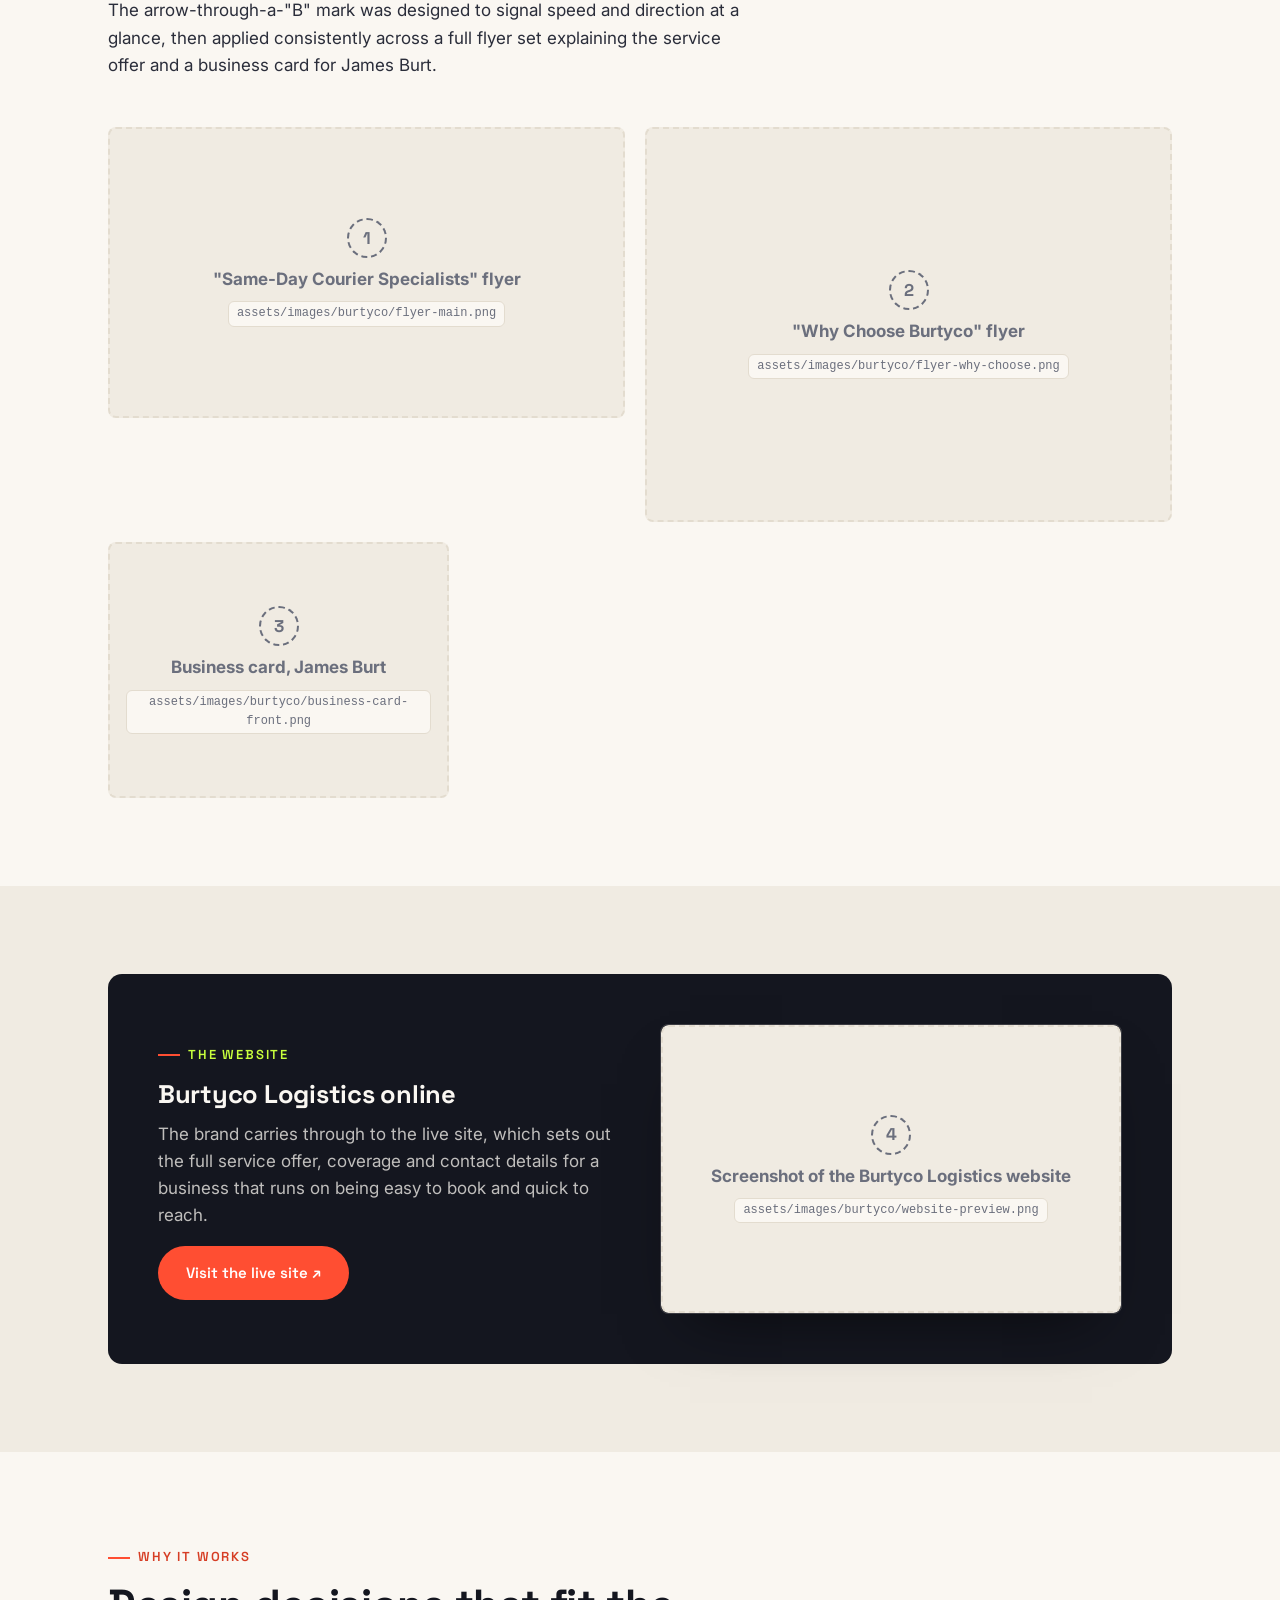
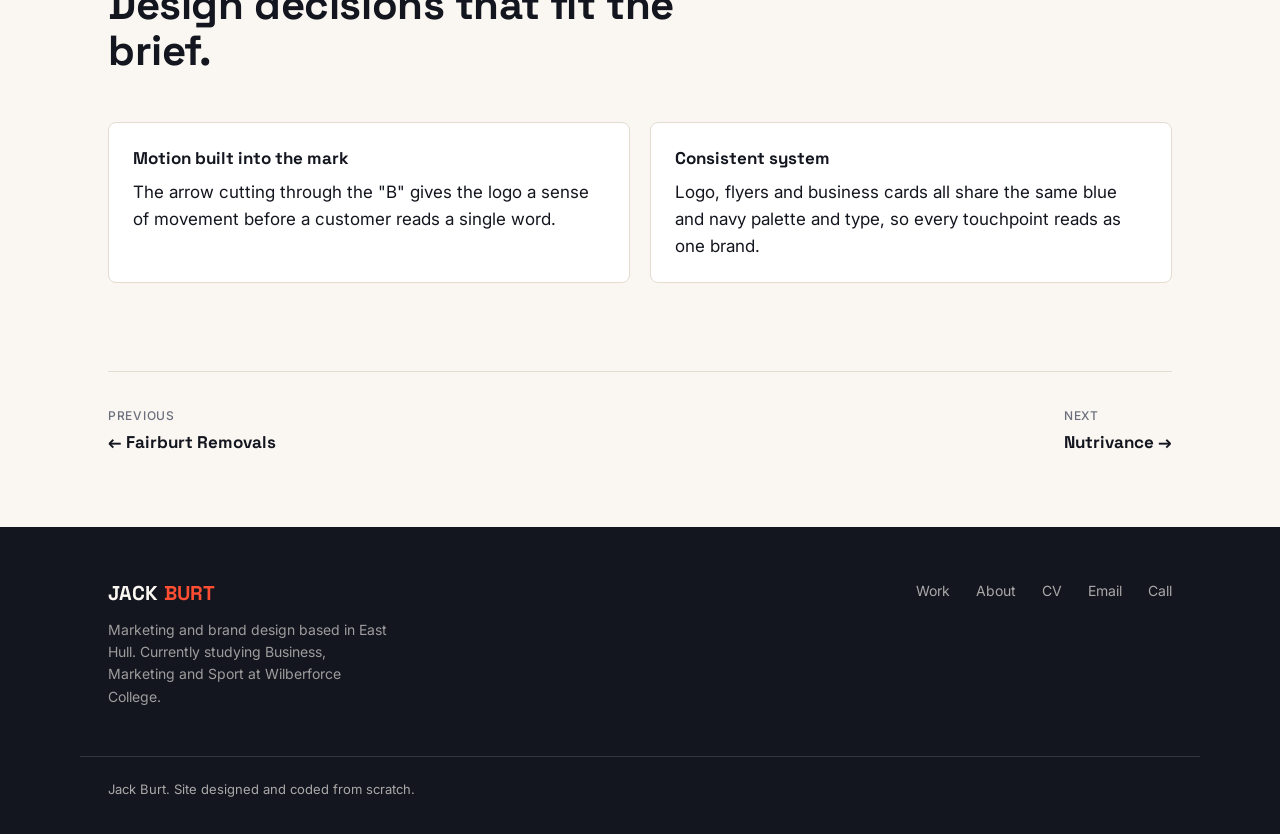
<file: jackburtportfoliosite/case-studies/burtyco.html>
<!doctype html>
<html lang="en">
<head>
<meta charset="UTF-8">
<meta name="viewport" content="width=device-width, initial-scale=1.0">
<title>Burtyco Logistics | Jack Burt</title>
<meta name="description" content="Case study: the brand identity and marketing Jack Burt built from scratch for Burtyco Logistics, a Hull-based nationwide courier service.">
<link rel="preconnect" href="https://fonts.googleapis.com">
<link rel="preconnect" href="https://fonts.gstatic.com" crossorigin>
<link href="https://fonts.googleapis.com/css2?family=Space+Grotesk:wght@500;600;700&family=Inter:wght@400;500;600;700&display=swap" rel="stylesheet">
<link rel="stylesheet" href="../assets/css/style.css">
</head>
<body>

<header class="site-nav">
  <div class="container">
    <a href="../index.html" class="brand">JACK <span>BURT</span></a>
    <nav>
      <ul class="nav-links">
        <li><a href="../index.html#work">Work</a></li>
        <li><a href="../index.html#about">About</a></li>
        <li><a href="../index.html#skills">Skills</a></li>
        <li><a href="../cv.html">CV</a></li>
        <li><a href="../index.html#contact">Contact</a></li>
      </ul>
    </nav>
    <div class="nav-cta">
      <a href="mailto:Hello@jbtechhelp.com" class="btn btn-ghost btn-sm">Get in touch</a>
      <button class="nav-toggle" aria-label="Toggle navigation">Menu</button>
    </div>
  </div>
</header>

<section class="cs-hero">
  <div class="container">
    <a href="../index.html#work" class="cs-back">&larr; Back to all work</a>
    <div class="eyebrow">Brand &middot; Marketing</div>
    <h1>Burtyco Logistics</h1>
    <p class="hero-lede">A Hull-based courier service offering same-day, next-day and overnight delivery across the UK. I built the entire brand identity from scratch, including the logo, then designed the marketing that carries it, from flyers to business cards.</p>

    <div class="cs-meta-row">
      <div class="cs-meta"><span>Role</span><strong>Brand &amp; Marketing Designer</strong></div>
      <div class="cs-meta"><span>Sector</span><strong>Courier &amp; logistics</strong></div>
      <div class="cs-meta"><span>Location</span><strong>Hull, nationwide delivery</strong></div>
      <div class="cs-meta"><span>Live site</span><strong><a href="https://jamesbenburt.wixsite.com/burtyco-logistics" target="_blank" rel="noopener">Burtyco Logistics &nearr;</a></strong></div>
    </div>
  </div>
</section>

<section style="padding-top:0;">
  <div class="container">
    <div class="logo-panel">
      <div class="asset-placeholder" style="border:none;background:transparent;">
        <div class="glyph">B</div>
        <strong>Burtyco Logistics logo, built from scratch</strong>
        <code>assets/images/burtyco/logo.png</code>
      </div>
    </div>
  </div>
</section>

<section class="section-dim">
  <div class="container">
    <div class="section-head">
      <div class="eyebrow">About the business</div>
      <h2>Speed and reliability, nationwide.</h2>
      <p>Burtyco Logistics provides time-sensitive, nationwide transport including same-day, next-day and overnight delivery, priority timed delivery, wait-and-return jobs, document delivery, and subcontractor work for other logistics companies. The brand needed to feel fast and dependable in equal measure, for businesses who need something moved and can't afford it to go wrong.</p>
    </div>
  </div>
</section>

<section>
  <div class="container">
    <div class="section-head">
      <div class="eyebrow">What I built</div>
      <h2>Logo, flyers and business cards, built as one system.</h2>
      <p>The arrow-through-a-"B" mark was designed to signal speed and direction at a glance, then applied consistently across a full flyer set explaining the service offer and a business card for James Burt.</p>
    </div>
    <div class="gallery">
      <div class="gallery-item wide">
        <div class="asset-placeholder">
          <div class="glyph">1</div>
          <strong>"Same-Day Courier Specialists" flyer</strong>
          <code>assets/images/burtyco/flyer-main.png</code>
        </div>
      </div>
      <div class="gallery-item">
        <div class="asset-placeholder">
          <div class="glyph">2</div>
          <strong>"Why Choose Burtyco" flyer</strong>
          <code>assets/images/burtyco/flyer-why-choose.png</code>
        </div>
      </div>
      <div class="gallery-item">
        <div class="asset-placeholder">
          <div class="glyph">3</div>
          <strong>Business card, James Burt</strong>
          <code>assets/images/burtyco/business-card-front.png</code>
        </div>
      </div>
    </div>
  </div>
</section>

<section class="section-dim">
  <div class="container">
    <div class="site-feature">
      <div>
        <div class="eyebrow" style="color:var(--acid);">The website</div>
        <h2>Burtyco Logistics online</h2>
        <p>The brand carries through to the live site, which sets out the full service offer, coverage and contact details for a business that runs on being easy to book and quick to reach.</p>
        <a href="https://jamesbenburt.wixsite.com/burtyco-logistics" target="_blank" rel="noopener" class="btn btn-accent">Visit the live site &nearr;</a>
      </div>
      <div class="preview">
        <div class="asset-placeholder" style="aspect-ratio:16/10;">
          <div class="glyph">4</div>
          <strong>Screenshot of the Burtyco Logistics website</strong>
          <code>assets/images/burtyco/website-preview.png</code>
        </div>
      </div>
    </div>
  </div>
</section>

<section>
  <div class="container">
    <div class="section-head">
      <div class="eyebrow">Why it works</div>
      <h2>Design decisions that fit the brief.</h2>
    </div>
    <ul class="impact-list">
      <li>
        <strong>Motion built into the mark</strong>
        The arrow cutting through the "B" gives the logo a sense of movement before a customer reads a single word.
      </li>
      <li>
        <strong>Consistent system</strong>
        Logo, flyers and business cards all share the same blue and navy palette and type, so every touchpoint reads as one brand.
      </li>
    </ul>
  </div>
</section>

<div class="container">
  <div class="cs-nav">
    <a href="fairburt.html"><span class="dir">Previous</span>&larr; Fairburt Removals</a>
    <a href="nutrivance.html"><span class="dir">Next</span>Nutrivance &rarr;</a>
  </div>
</div>

<footer style="margin-top:70px;">
  <div class="container">
    <div>
      <a href="../index.html" class="brand">JACK <span>BURT</span></a>
      <p style="margin-top:10px;max-width:32ch;color:rgba(250,247,242,0.6);font-size:14px;">Marketing and brand design based in East Hull. Currently studying Business, Marketing and Sport at Wilberforce College.</p>
    </div>
    <ul class="foot-links">
      <li><a href="../index.html#work">Work</a></li>
      <li><a href="../index.html#about">About</a></li>
      <li><a href="../cv.html">CV</a></li>
      <li><a href="mailto:Hello@jbtechhelp.com">Email</a></li>
      <li><a href="tel:07510061662">Call</a></li>
    </ul>
  </div>
  <div class="container foot-bottom">
    Jack Burt. Site designed and coded from scratch.
  </div>
</footer>

<script src="../assets/js/main.js"></script>
</body>
</html>
</file>
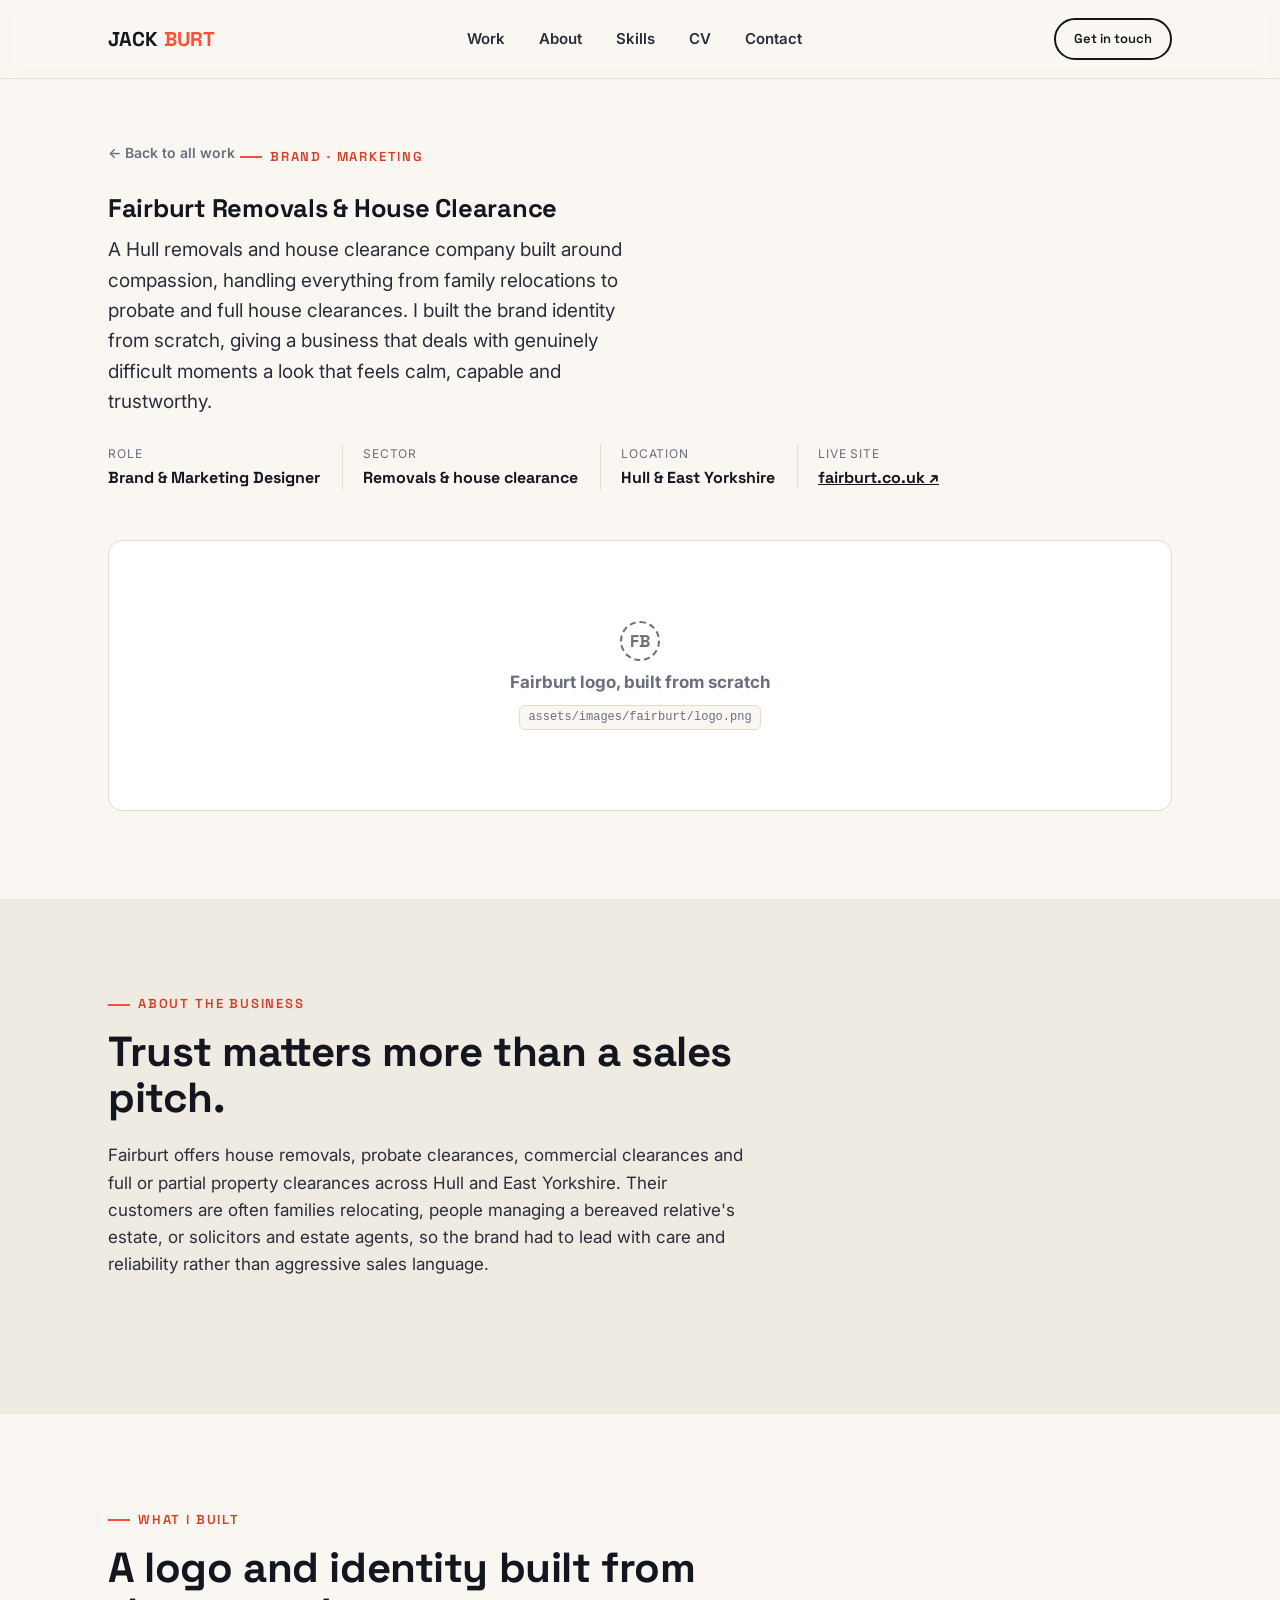
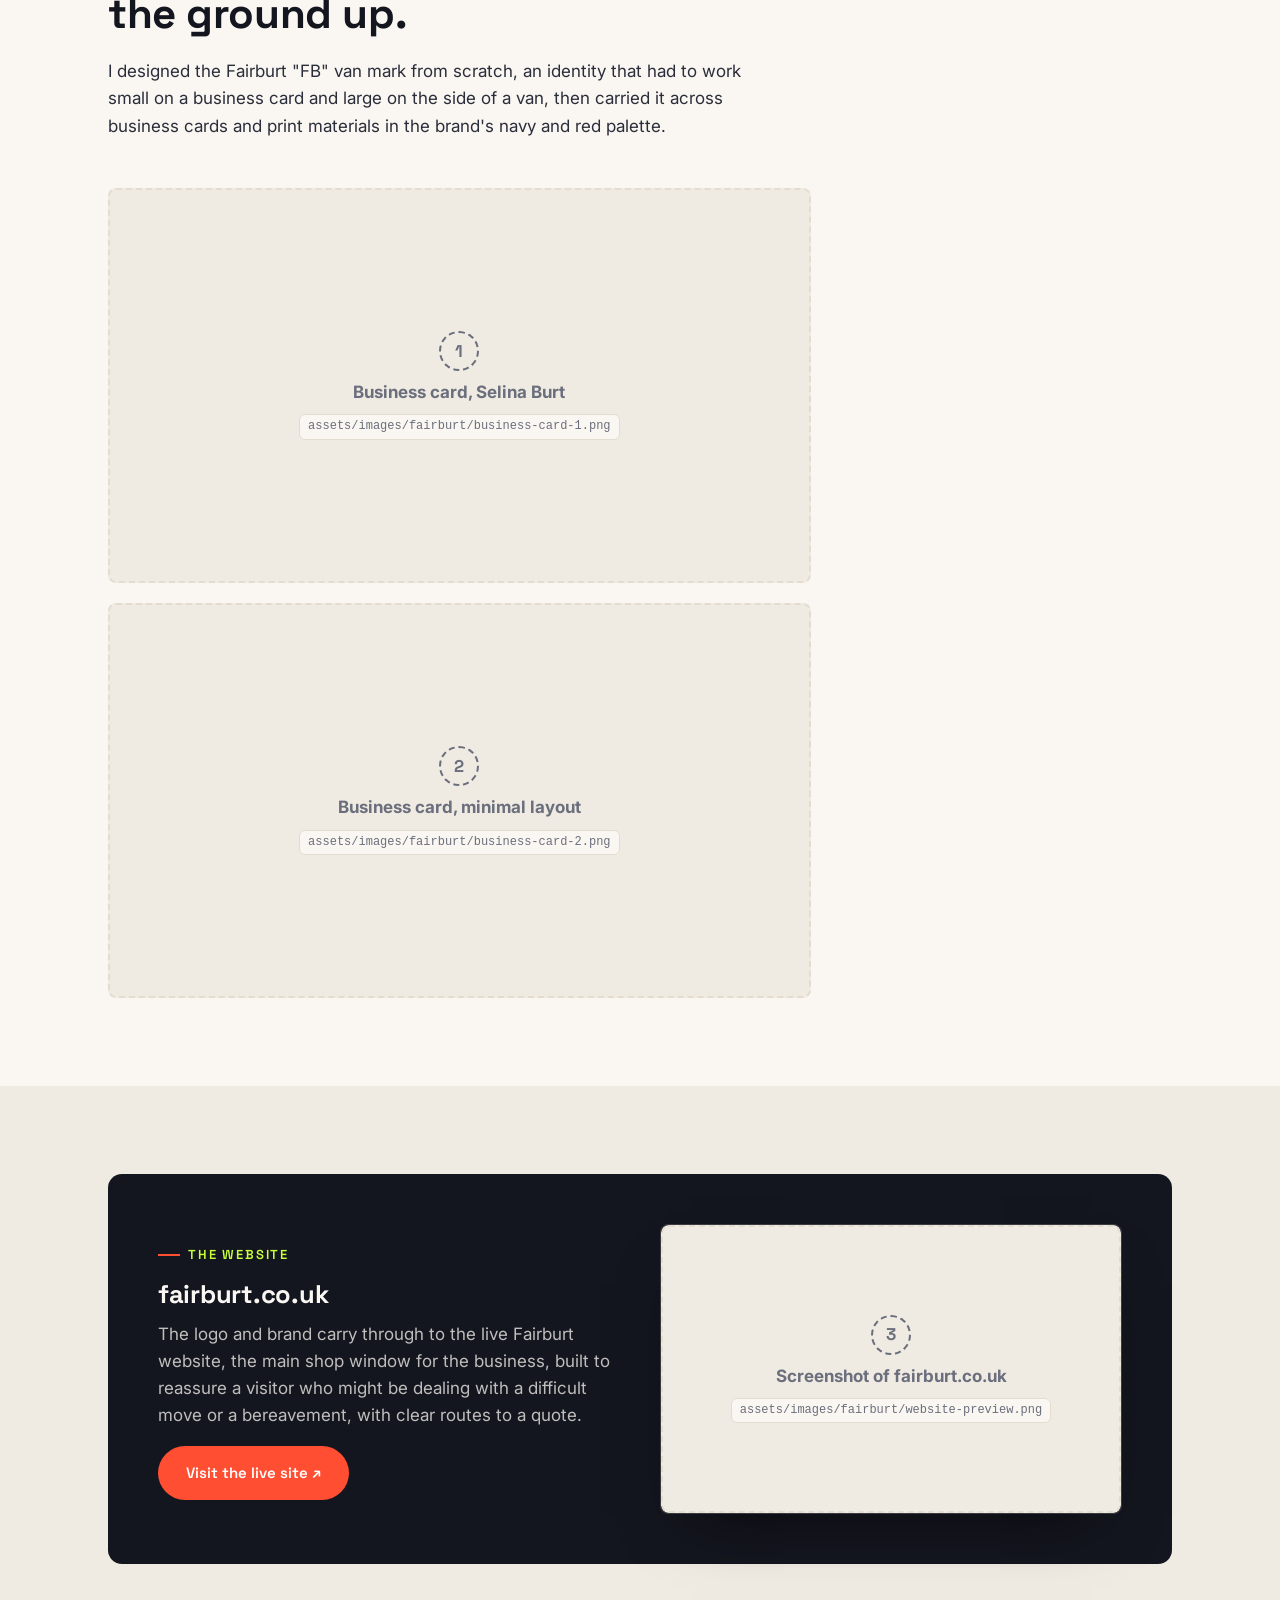
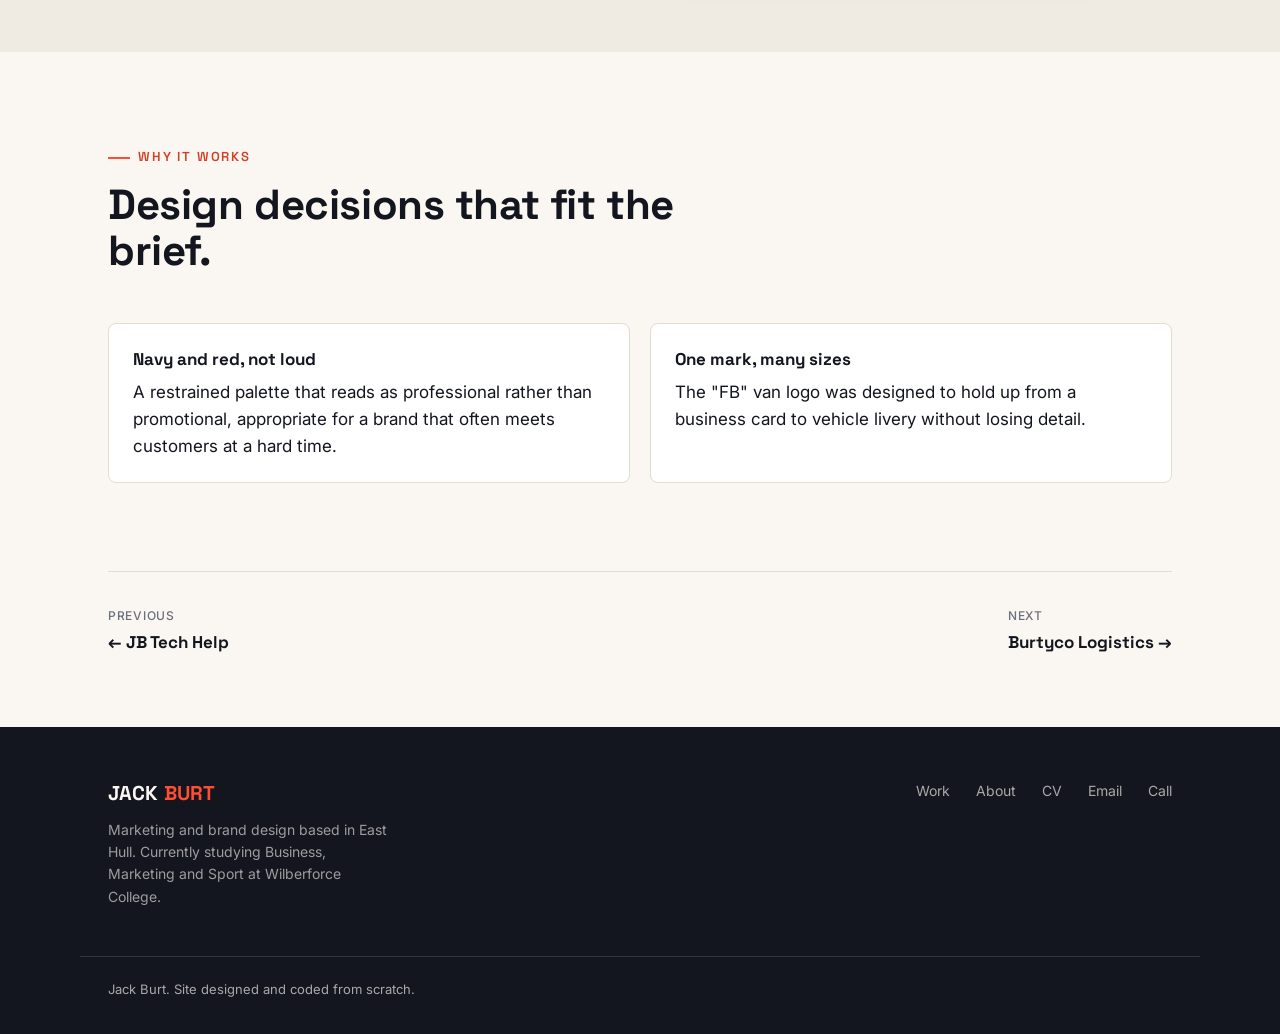
<file: jackburtportfoliosite/case-studies/fairburt.html>
<!doctype html>
<html lang="en">
<head>
<meta charset="UTF-8">
<meta name="viewport" content="width=device-width, initial-scale=1.0">
<title>Fairburt Removals &amp; House Clearance | Jack Burt</title>
<meta name="description" content="Case study: the brand identity Jack Burt built from scratch for Fairburt Removals and House Clearance in Hull.">
<link rel="preconnect" href="https://fonts.googleapis.com">
<link rel="preconnect" href="https://fonts.gstatic.com" crossorigin>
<link href="https://fonts.googleapis.com/css2?family=Space+Grotesk:wght@500;600;700&family=Inter:wght@400;500;600;700&display=swap" rel="stylesheet">
<link rel="stylesheet" href="../assets/css/style.css">
</head>
<body>

<header class="site-nav">
  <div class="container">
    <a href="../index.html" class="brand">JACK <span>BURT</span></a>
    <nav>
      <ul class="nav-links">
        <li><a href="../index.html#work">Work</a></li>
        <li><a href="../index.html#about">About</a></li>
        <li><a href="../index.html#skills">Skills</a></li>
        <li><a href="../cv.html">CV</a></li>
        <li><a href="../index.html#contact">Contact</a></li>
      </ul>
    </nav>
    <div class="nav-cta">
      <a href="mailto:Hello@jbtechhelp.com" class="btn btn-ghost btn-sm">Get in touch</a>
      <button class="nav-toggle" aria-label="Toggle navigation">Menu</button>
    </div>
  </div>
</header>

<section class="cs-hero">
  <div class="container">
    <a href="../index.html#work" class="cs-back">&larr; Back to all work</a>
    <div class="eyebrow">Brand &middot; Marketing</div>
    <h1>Fairburt Removals &amp; House Clearance</h1>
    <p class="hero-lede">A Hull removals and house clearance company built around compassion, handling everything from family relocations to probate and full house clearances. I built the brand identity from scratch, giving a business that deals with genuinely difficult moments a look that feels calm, capable and trustworthy.</p>

    <div class="cs-meta-row">
      <div class="cs-meta"><span>Role</span><strong>Brand &amp; Marketing Designer</strong></div>
      <div class="cs-meta"><span>Sector</span><strong>Removals &amp; house clearance</strong></div>
      <div class="cs-meta"><span>Location</span><strong>Hull &amp; East Yorkshire</strong></div>
      <div class="cs-meta"><span>Live site</span><strong><a href="https://www.fairburt.co.uk/" target="_blank" rel="noopener">fairburt.co.uk &nearr;</a></strong></div>
    </div>
  </div>
</section>

<section style="padding-top:0;">
  <div class="container">
    <div class="logo-panel">
      <div class="asset-placeholder" style="border:none;background:transparent;">
        <div class="glyph">FB</div>
        <strong>Fairburt logo, built from scratch</strong>
        <code>assets/images/fairburt/logo.png</code>
      </div>
    </div>
  </div>
</section>

<section class="section-dim">
  <div class="container">
    <div class="section-head">
      <div class="eyebrow">About the business</div>
      <h2>Trust matters more than a sales pitch.</h2>
      <p>Fairburt offers house removals, probate clearances, commercial clearances and full or partial property clearances across Hull and East Yorkshire. Their customers are often families relocating, people managing a bereaved relative's estate, or solicitors and estate agents, so the brand had to lead with care and reliability rather than aggressive sales language.</p>
    </div>
  </div>
</section>

<section>
  <div class="container">
    <div class="section-head">
      <div class="eyebrow">What I built</div>
      <h2>A logo and identity built from the ground up.</h2>
      <p>I designed the Fairburt "FB" van mark from scratch, an identity that had to work small on a business card and large on the side of a van, then carried it across business cards and print materials in the brand's navy and red palette.</p>
    </div>
    <div class="gallery">
      <div class="gallery-item wide">
        <div class="asset-placeholder">
          <div class="glyph">1</div>
          <strong>Business card, Selina Burt</strong>
          <code>assets/images/fairburt/business-card-1.png</code>
        </div>
      </div>
      <div class="gallery-item wide">
        <div class="asset-placeholder">
          <div class="glyph">2</div>
          <strong>Business card, minimal layout</strong>
          <code>assets/images/fairburt/business-card-2.png</code>
        </div>
      </div>
    </div>
  </div>
</section>

<section class="section-dim">
  <div class="container">
    <div class="site-feature">
      <div>
        <div class="eyebrow" style="color:var(--acid);">The website</div>
        <h2>fairburt.co.uk</h2>
        <p>The logo and brand carry through to the live Fairburt website, the main shop window for the business, built to reassure a visitor who might be dealing with a difficult move or a bereavement, with clear routes to a quote.</p>
        <a href="https://www.fairburt.co.uk/" target="_blank" rel="noopener" class="btn btn-accent">Visit the live site &nearr;</a>
      </div>
      <div class="preview">
        <div class="asset-placeholder" style="aspect-ratio:16/10;">
          <div class="glyph">3</div>
          <strong>Screenshot of fairburt.co.uk</strong>
          <code>assets/images/fairburt/website-preview.png</code>
        </div>
      </div>
    </div>
  </div>
</section>

<section>
  <div class="container">
    <div class="section-head">
      <div class="eyebrow">Why it works</div>
      <h2>Design decisions that fit the brief.</h2>
    </div>
    <ul class="impact-list">
      <li>
        <strong>Navy and red, not loud</strong>
        A restrained palette that reads as professional rather than promotional, appropriate for a brand that often meets customers at a hard time.
      </li>
      <li>
        <strong>One mark, many sizes</strong>
        The "FB" van logo was designed to hold up from a business card to vehicle livery without losing detail.
      </li>
    </ul>
  </div>
</section>

<div class="container">
  <div class="cs-nav">
    <a href="jbtechhelp.html"><span class="dir">Previous</span>&larr; JB Tech Help</a>
    <a href="burtyco.html"><span class="dir">Next</span>Burtyco Logistics &rarr;</a>
  </div>
</div>

<footer style="margin-top:70px;">
  <div class="container">
    <div>
      <a href="../index.html" class="brand">JACK <span>BURT</span></a>
      <p style="margin-top:10px;max-width:32ch;color:rgba(250,247,242,0.6);font-size:14px;">Marketing and brand design based in East Hull. Currently studying Business, Marketing and Sport at Wilberforce College.</p>
    </div>
    <ul class="foot-links">
      <li><a href="../index.html#work">Work</a></li>
      <li><a href="../index.html#about">About</a></li>
      <li><a href="../cv.html">CV</a></li>
      <li><a href="mailto:Hello@jbtechhelp.com">Email</a></li>
      <li><a href="tel:07510061662">Call</a></li>
    </ul>
  </div>
  <div class="container foot-bottom">
    Jack Burt. Site designed and coded from scratch.
  </div>
</footer>

<script src="../assets/js/main.js"></script>
</body>
</html>
</file>
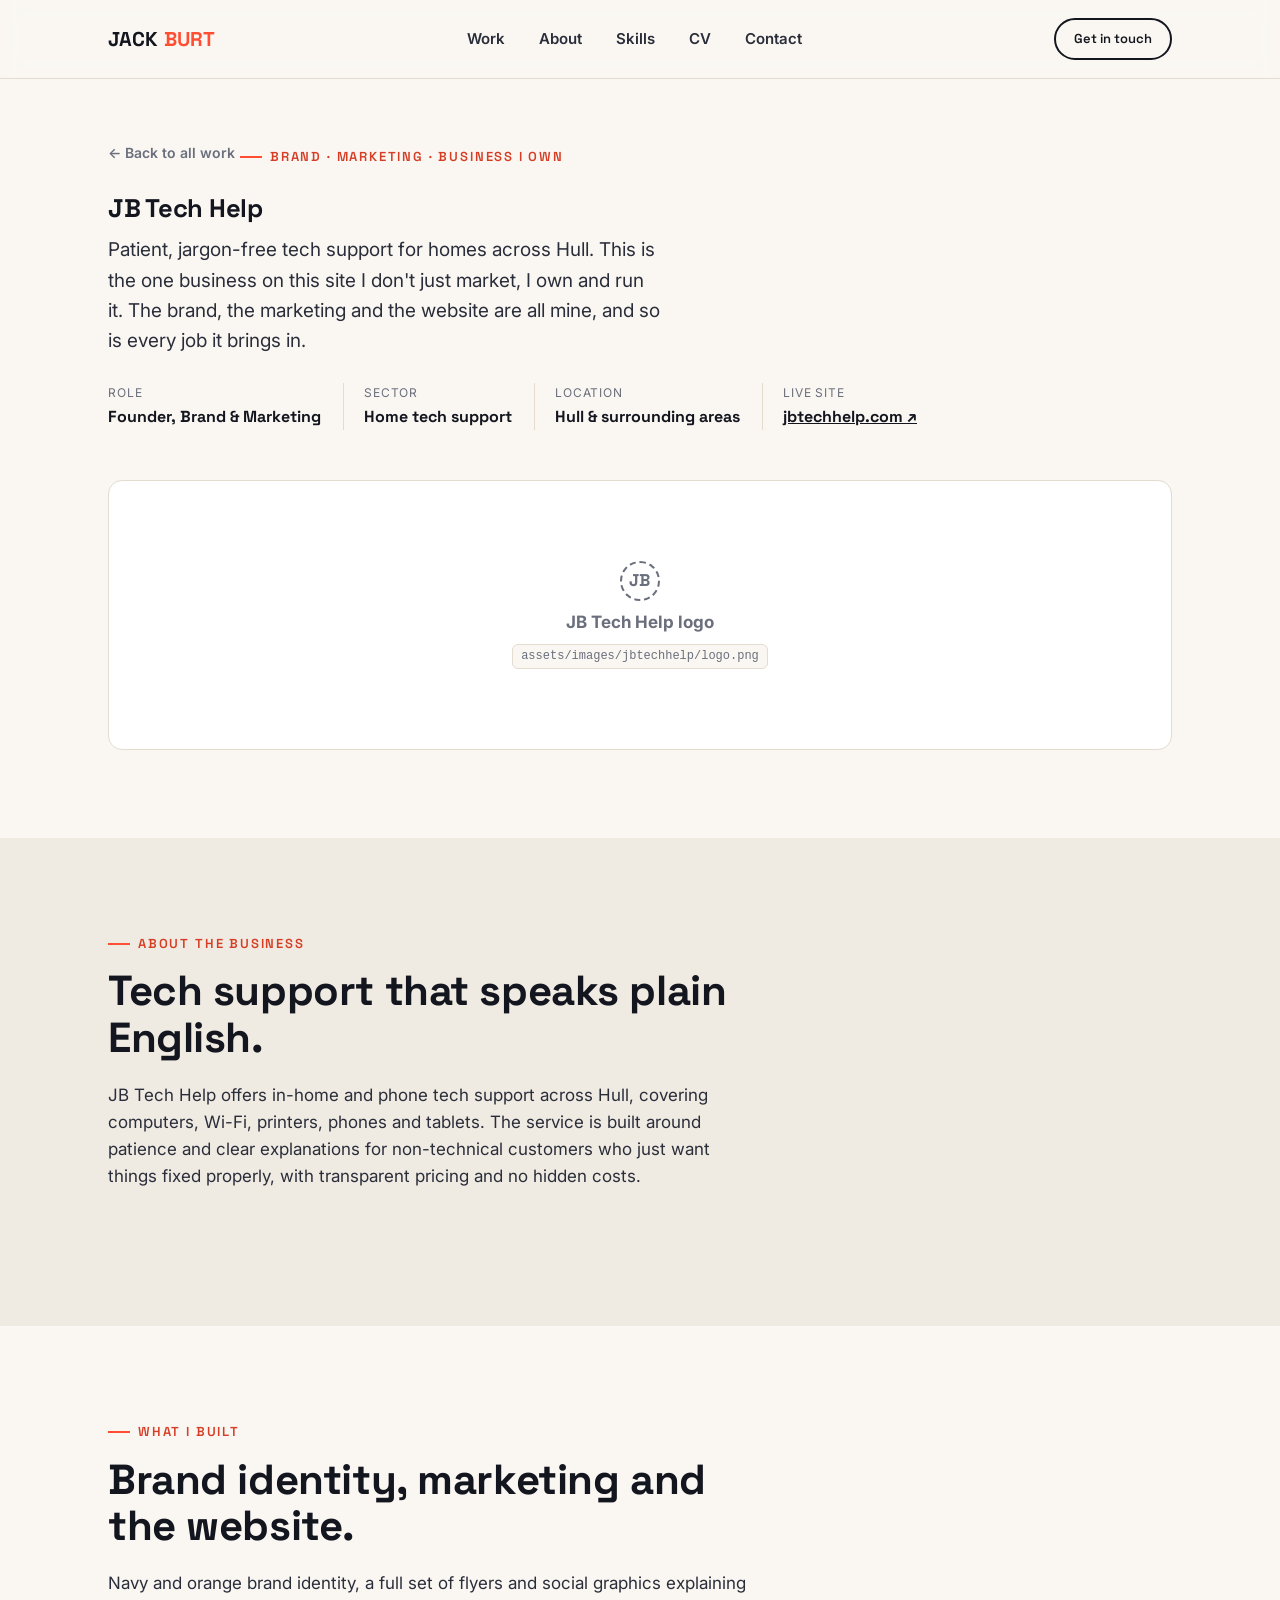
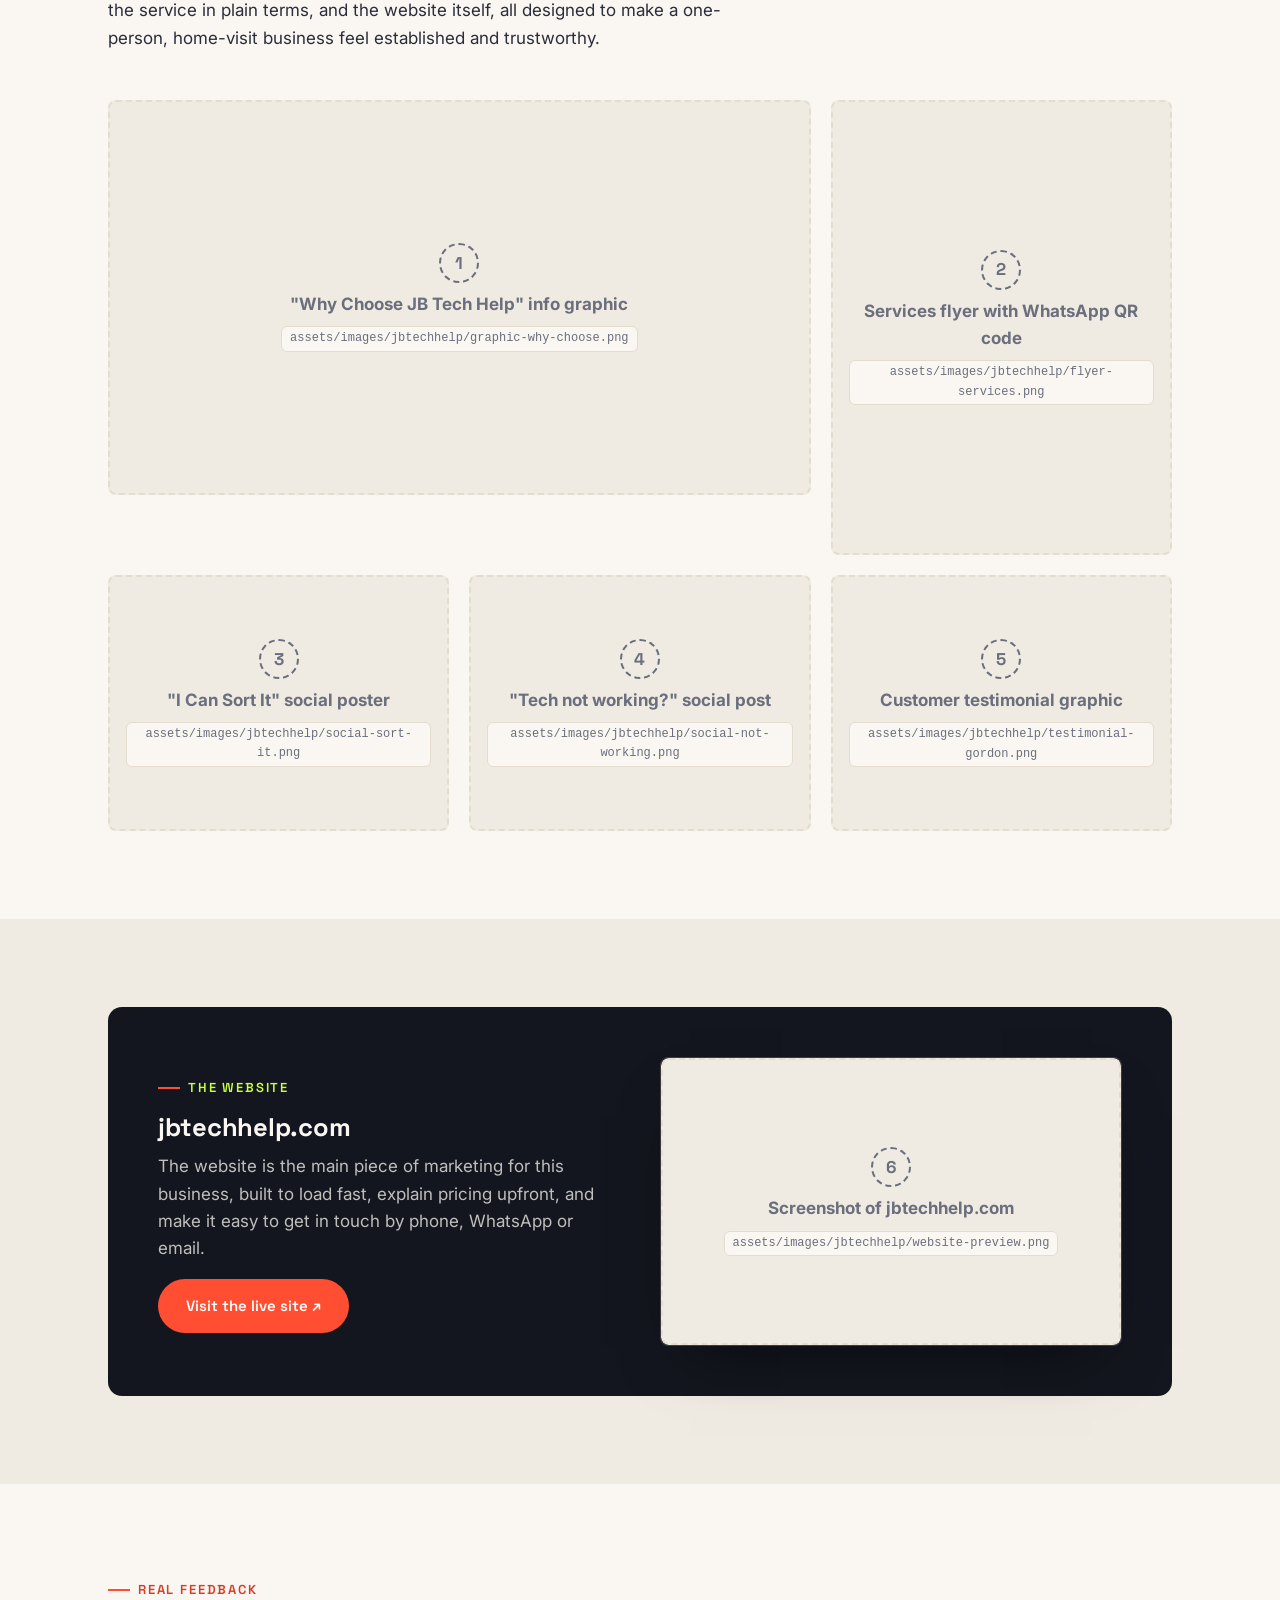
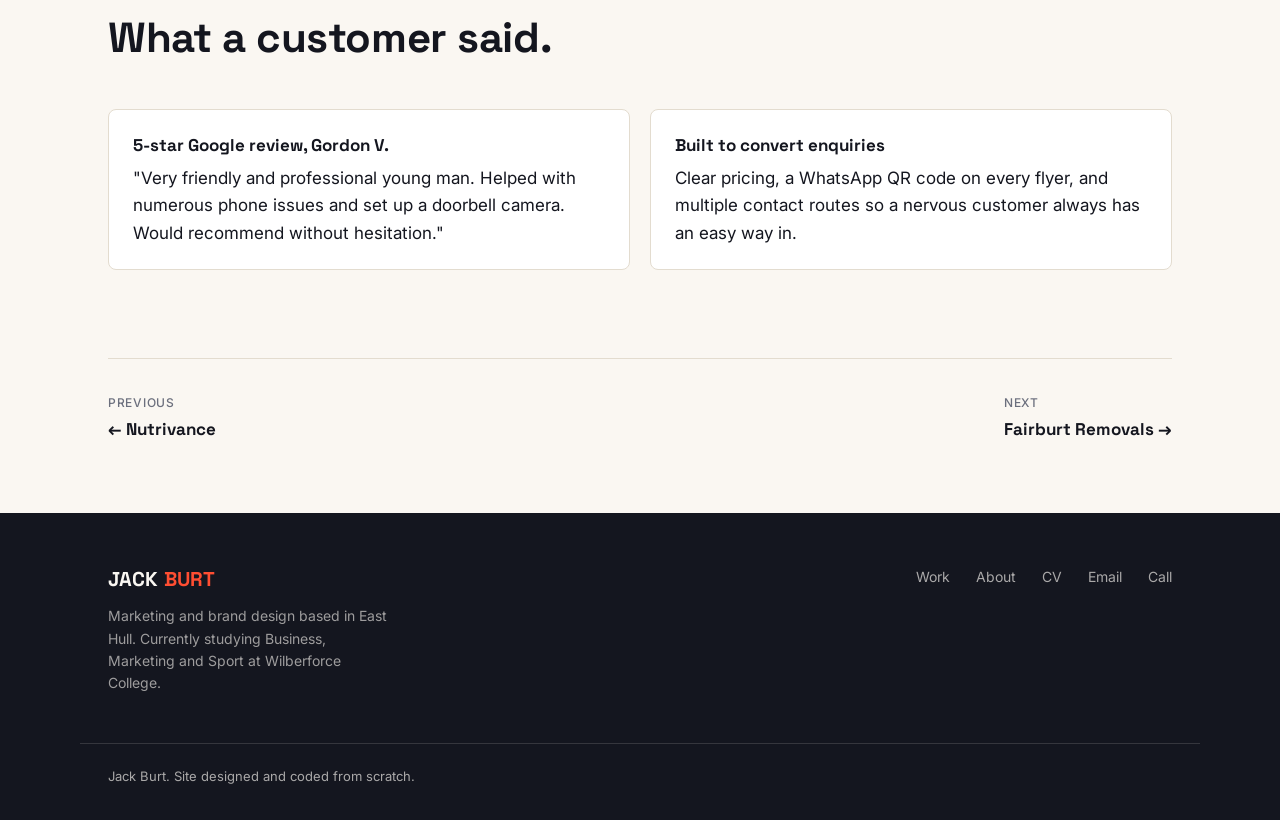
<file: jackburtportfoliosite/case-studies/jbtechhelp.html>
<!doctype html>
<html lang="en">
<head>
<meta charset="UTF-8">
<meta name="viewport" content="width=device-width, initial-scale=1.0">
<title>JB Tech Help | Jack Burt</title>
<meta name="description" content="Case study: the brand, marketing and website Jack Burt built for JB Tech Help, his own home-visit tech support business in Hull.">
<link rel="preconnect" href="https://fonts.googleapis.com">
<link rel="preconnect" href="https://fonts.gstatic.com" crossorigin>
<link href="https://fonts.googleapis.com/css2?family=Space+Grotesk:wght@500;600;700&family=Inter:wght@400;500;600;700&display=swap" rel="stylesheet">
<link rel="stylesheet" href="../assets/css/style.css">
</head>
<body>

<header class="site-nav">
  <div class="container">
    <a href="../index.html" class="brand">JACK <span>BURT</span></a>
    <nav>
      <ul class="nav-links">
        <li><a href="../index.html#work">Work</a></li>
        <li><a href="../index.html#about">About</a></li>
        <li><a href="../index.html#skills">Skills</a></li>
        <li><a href="../cv.html">CV</a></li>
        <li><a href="../index.html#contact">Contact</a></li>
      </ul>
    </nav>
    <div class="nav-cta">
      <a href="mailto:Hello@jbtechhelp.com" class="btn btn-ghost btn-sm">Get in touch</a>
      <button class="nav-toggle" aria-label="Toggle navigation">Menu</button>
    </div>
  </div>
</header>

<section class="cs-hero">
  <div class="container">
    <a href="../index.html#work" class="cs-back">&larr; Back to all work</a>
    <div class="eyebrow">Brand &middot; Marketing &middot; Business I own</div>
    <h1>JB Tech Help</h1>
    <p class="hero-lede">Patient, jargon-free tech support for homes across Hull. This is the one business on this site I don't just market, I own and run it. The brand, the marketing and the website are all mine, and so is every job it brings in.</p>

    <div class="cs-meta-row">
      <div class="cs-meta"><span>Role</span><strong>Founder, Brand &amp; Marketing</strong></div>
      <div class="cs-meta"><span>Sector</span><strong>Home tech support</strong></div>
      <div class="cs-meta"><span>Location</span><strong>Hull &amp; surrounding areas</strong></div>
      <div class="cs-meta"><span>Live site</span><strong><a href="https://www.jbtechhelp.com/" target="_blank" rel="noopener">jbtechhelp.com &nearr;</a></strong></div>
    </div>
  </div>
</section>

<section style="padding-top:0;">
  <div class="container">
    <div class="logo-panel">
      <div class="asset-placeholder" style="border:none;background:transparent;">
        <div class="glyph">JB</div>
        <strong>JB Tech Help logo</strong>
        <code>assets/images/jbtechhelp/logo.png</code>
      </div>
    </div>
  </div>
</section>

<section class="section-dim">
  <div class="container">
    <div class="section-head">
      <div class="eyebrow">About the business</div>
      <h2>Tech support that speaks plain English.</h2>
      <p>JB Tech Help offers in-home and phone tech support across Hull, covering computers, Wi-Fi, printers, phones and tablets. The service is built around patience and clear explanations for non-technical customers who just want things fixed properly, with transparent pricing and no hidden costs.</p>
    </div>
  </div>
</section>

<section>
  <div class="container">
    <div class="section-head">
      <div class="eyebrow">What I built</div>
      <h2>Brand identity, marketing and the website.</h2>
      <p>Navy and orange brand identity, a full set of flyers and social graphics explaining the service in plain terms, and the website itself, all designed to make a one-person, home-visit business feel established and trustworthy.</p>
    </div>
    <div class="gallery">
      <div class="gallery-item wide">
        <div class="asset-placeholder">
          <div class="glyph">1</div>
          <strong>"Why Choose JB Tech Help" info graphic</strong>
          <code>assets/images/jbtechhelp/graphic-why-choose.png</code>
        </div>
      </div>
      <div class="gallery-item tall">
        <div class="asset-placeholder">
          <div class="glyph">2</div>
          <strong>Services flyer with WhatsApp QR code</strong>
          <code>assets/images/jbtechhelp/flyer-services.png</code>
        </div>
      </div>
      <div class="gallery-item">
        <div class="asset-placeholder">
          <div class="glyph">3</div>
          <strong>"I Can Sort It" social poster</strong>
          <code>assets/images/jbtechhelp/social-sort-it.png</code>
        </div>
      </div>
      <div class="gallery-item">
        <div class="asset-placeholder">
          <div class="glyph">4</div>
          <strong>"Tech not working?" social post</strong>
          <code>assets/images/jbtechhelp/social-not-working.png</code>
        </div>
      </div>
      <div class="gallery-item">
        <div class="asset-placeholder">
          <div class="glyph">5</div>
          <strong>Customer testimonial graphic</strong>
          <code>assets/images/jbtechhelp/testimonial-gordon.png</code>
        </div>
      </div>
    </div>
  </div>
</section>

<section class="section-dim">
  <div class="container">
    <div class="site-feature">
      <div>
        <div class="eyebrow" style="color:var(--acid);">The website</div>
        <h2>jbtechhelp.com</h2>
        <p>The website is the main piece of marketing for this business, built to load fast, explain pricing upfront, and make it easy to get in touch by phone, WhatsApp or email.</p>
        <a href="https://www.jbtechhelp.com/" target="_blank" rel="noopener" class="btn btn-accent">Visit the live site &nearr;</a>
      </div>
      <div class="preview">
        <div class="asset-placeholder" style="aspect-ratio:16/10;">
          <div class="glyph">6</div>
          <strong>Screenshot of jbtechhelp.com</strong>
          <code>assets/images/jbtechhelp/website-preview.png</code>
        </div>
      </div>
    </div>
  </div>
</section>

<section>
  <div class="container">
    <div class="section-head">
      <div class="eyebrow">Real feedback</div>
      <h2>What a customer said.</h2>
    </div>
    <ul class="impact-list">
      <li>
        <strong>5-star Google review, Gordon V.</strong>
        "Very friendly and professional young man. Helped with numerous phone issues and set up a doorbell camera. Would recommend without hesitation."
      </li>
      <li>
        <strong>Built to convert enquiries</strong>
        Clear pricing, a WhatsApp QR code on every flyer, and multiple contact routes so a nervous customer always has an easy way in.
      </li>
    </ul>
  </div>
</section>

<div class="container">
  <div class="cs-nav">
    <a href="nutrivance.html"><span class="dir">Previous</span>&larr; Nutrivance</a>
    <a href="fairburt.html"><span class="dir">Next</span>Fairburt Removals &rarr;</a>
  </div>
</div>

<footer style="margin-top:70px;">
  <div class="container">
    <div>
      <a href="../index.html" class="brand">JACK <span>BURT</span></a>
      <p style="margin-top:10px;max-width:32ch;color:rgba(250,247,242,0.6);font-size:14px;">Marketing and brand design based in East Hull. Currently studying Business, Marketing and Sport at Wilberforce College.</p>
    </div>
    <ul class="foot-links">
      <li><a href="../index.html#work">Work</a></li>
      <li><a href="../index.html#about">About</a></li>
      <li><a href="../cv.html">CV</a></li>
      <li><a href="mailto:Hello@jbtechhelp.com">Email</a></li>
      <li><a href="tel:07510061662">Call</a></li>
    </ul>
  </div>
  <div class="container foot-bottom">
    Jack Burt. Site designed and coded from scratch.
  </div>
</footer>

<script src="../assets/js/main.js"></script>
</body>
</html>
</file>
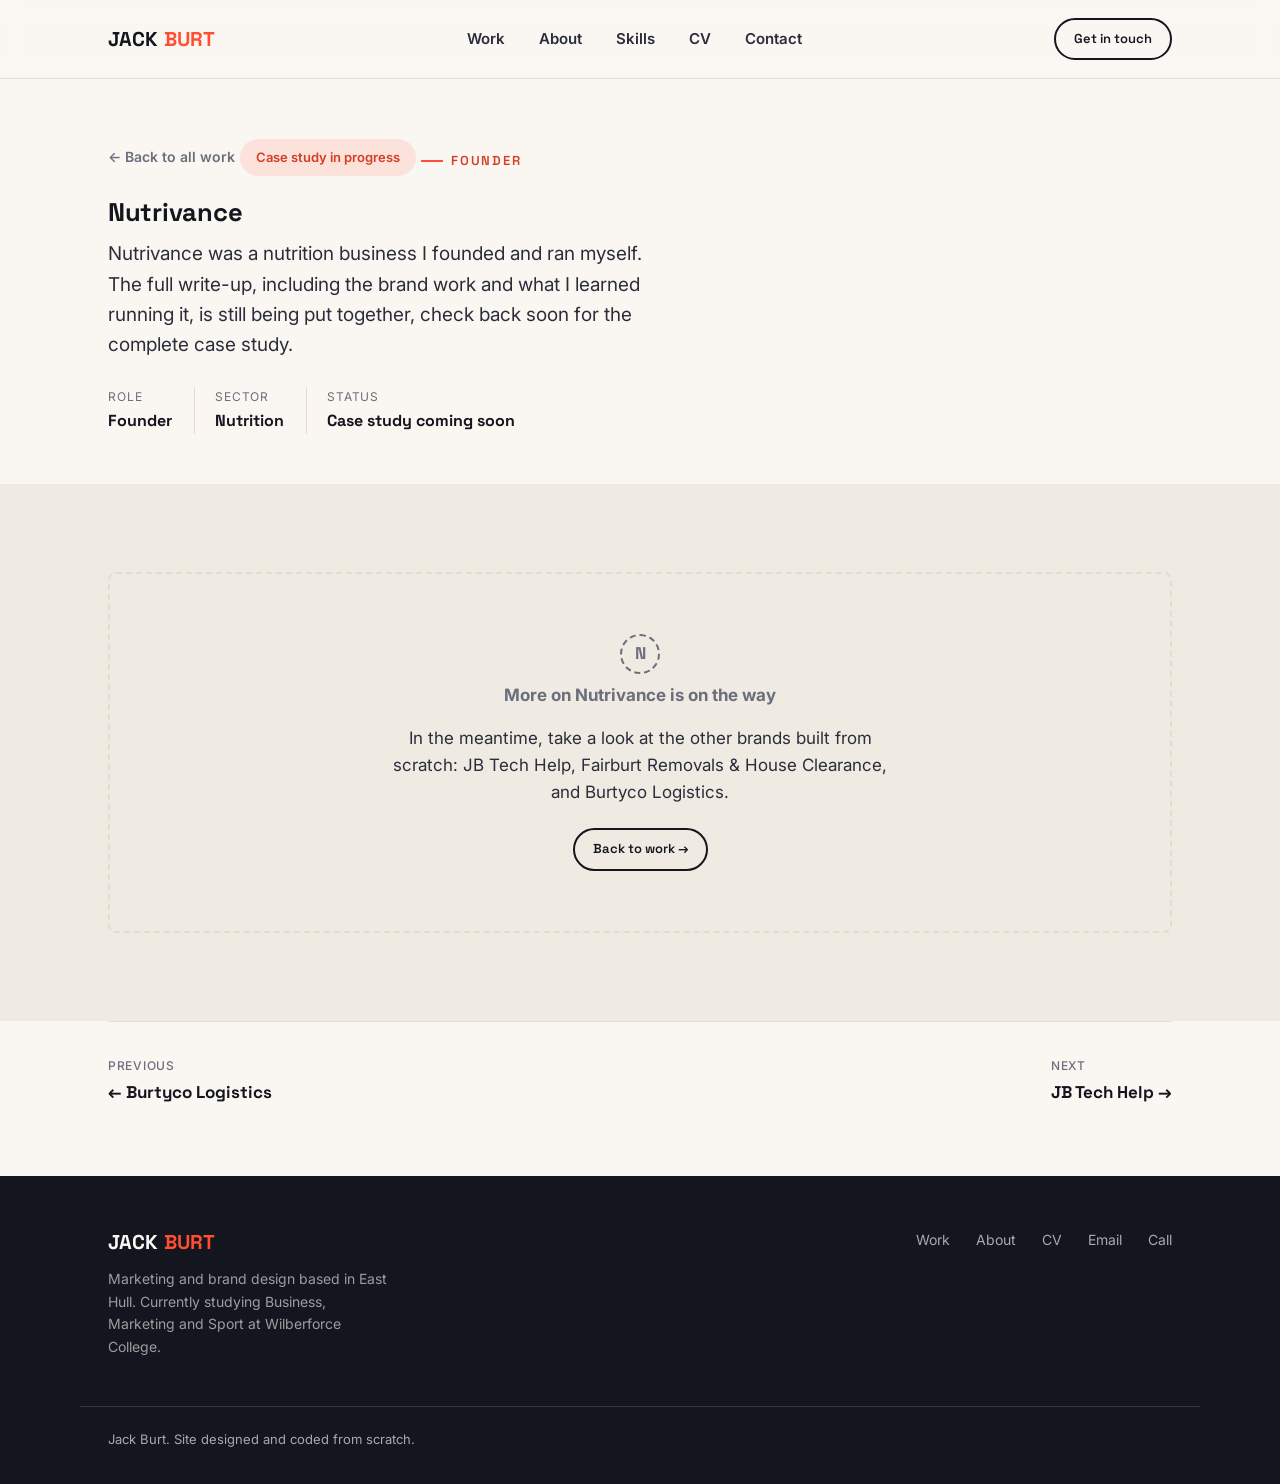
<file: jackburtportfoliosite/case-studies/nutrivance.html>
<!doctype html>
<html lang="en">
<head>
<meta charset="UTF-8">
<meta name="viewport" content="width=device-width, initial-scale=1.0">
<title>Nutrivance | Jack Burt</title>
<meta name="description" content="Case study coming soon: Nutrivance, a nutrition business founded by Jack Burt.">
<link rel="preconnect" href="https://fonts.googleapis.com">
<link rel="preconnect" href="https://fonts.gstatic.com" crossorigin>
<link href="https://fonts.googleapis.com/css2?family=Space+Grotesk:wght@500;600;700&family=Inter:wght@400;500;600;700&display=swap" rel="stylesheet">
<link rel="stylesheet" href="../assets/css/style.css">
</head>
<body>

<header class="site-nav">
  <div class="container">
    <a href="../index.html" class="brand">JACK <span>BURT</span></a>
    <nav>
      <ul class="nav-links">
        <li><a href="../index.html#work">Work</a></li>
        <li><a href="../index.html#about">About</a></li>
        <li><a href="../index.html#skills">Skills</a></li>
        <li><a href="../cv.html">CV</a></li>
        <li><a href="../index.html#contact">Contact</a></li>
      </ul>
    </nav>
    <div class="nav-cta">
      <a href="mailto:Hello@jbtechhelp.com" class="btn btn-ghost btn-sm">Get in touch</a>
      <button class="nav-toggle" aria-label="Toggle navigation">Menu</button>
    </div>
  </div>
</header>

<section class="cs-hero">
  <div class="container">
    <a href="../index.html#work" class="cs-back">&larr; Back to all work</a>
    <span class="pill-note">Case study in progress</span>
    <div class="eyebrow">Founder</div>
    <h1>Nutrivance</h1>
    <p class="hero-lede">Nutrivance was a nutrition business I founded and ran myself. The full write-up, including the brand work and what I learned running it, is still being put together, check back soon for the complete case study.</p>

    <div class="cs-meta-row">
      <div class="cs-meta"><span>Role</span><strong>Founder</strong></div>
      <div class="cs-meta"><span>Sector</span><strong>Nutrition</strong></div>
      <div class="cs-meta"><span>Status</span><strong>Case study coming soon</strong></div>
    </div>
  </div>
</section>

<section class="section-dim">
  <div class="container">
    <div class="asset-placeholder" style="padding:60px 20px;">
      <div class="glyph">N</div>
      <strong>More on Nutrivance is on the way</strong>
      <p style="max-width:46ch;margin:8px 0 0;">In the meantime, take a look at the other brands built from scratch: JB Tech Help, Fairburt Removals &amp; House Clearance, and Burtyco Logistics.</p>
      <a href="../index.html#work" class="btn btn-ghost btn-sm" style="margin-top:14px;">Back to work &rarr;</a>
    </div>
  </div>
</section>

<div class="container">
  <div class="cs-nav">
    <a href="burtyco.html"><span class="dir">Previous</span>&larr; Burtyco Logistics</a>
    <a href="jbtechhelp.html"><span class="dir">Next</span>JB Tech Help &rarr;</a>
  </div>
</div>

<footer style="margin-top:70px;">
  <div class="container">
    <div>
      <a href="../index.html" class="brand">JACK <span>BURT</span></a>
      <p style="margin-top:10px;max-width:32ch;color:rgba(250,247,242,0.6);font-size:14px;">Marketing and brand design based in East Hull. Currently studying Business, Marketing and Sport at Wilberforce College.</p>
    </div>
    <ul class="foot-links">
      <li><a href="../index.html#work">Work</a></li>
      <li><a href="../index.html#about">About</a></li>
      <li><a href="../cv.html">CV</a></li>
      <li><a href="mailto:Hello@jbtechhelp.com">Email</a></li>
      <li><a href="tel:07510061662">Call</a></li>
    </ul>
  </div>
  <div class="container foot-bottom">
    Jack Burt. Site designed and coded from scratch.
  </div>
</footer>

<script src="../assets/js/main.js"></script>
</body>
</html>
</file>
<file: assets/css/style.css>
/* ==========================================================================
   Jack Burt Portfolio — design system
   ========================================================================== */

:root {
  --ink: #14161f;
  --ink-soft: #2a2d3a;
  --paper: #faf7f2;
  --paper-dim: #f0ebe2;
  --paper-line: #e3dccf;
  --ember: #ff4e32;
  --ember-dark: #d63d24;
  --acid: #c8ff3d;
  --muted: #6b6f7d;
  --white: #ffffff;

  --font-display: "Space Grotesk", "Segoe UI", sans-serif;
  --font-body: "Inter", "Segoe UI", sans-serif;

  --radius: 14px;
  --radius-sm: 8px;
  --container: 1120px;
  --shadow: 0 20px 50px -25px rgba(20, 22, 31, 0.35);
}

* { box-sizing: border-box; }

html { scroll-behavior: smooth; }

body {
  margin: 0;
  background: var(--paper);
  color: var(--ink);
  font-family: var(--font-body);
  font-size: 17px;
  line-height: 1.6;
  -webkit-font-smoothing: antialiased;
}

img { max-width: 100%; display: block; }

a { color: inherit; }

h1, h2, h3, h4 {
  font-family: var(--font-display);
  line-height: 1.1;
  margin: 0 0 0.5em;
  letter-spacing: -0.01em;
}

p { margin: 0 0 1em; color: var(--ink-soft); }

.container {
  max-width: var(--container);
  margin: 0 auto;
  padding: 0 28px;
}

.eyebrow {
  display: inline-flex;
  align-items: center;
  gap: 8px;
  font-family: var(--font-display);
  font-size: 13px;
  font-weight: 600;
  letter-spacing: 0.14em;
  text-transform: uppercase;
  color: var(--ember-dark);
  margin-bottom: 14px;
}

.eyebrow::before {
  content: "";
  width: 22px;
  height: 2px;
  background: var(--ember);
  display: inline-block;
}

/* ---------- Buttons ---------- */
.btn {
  display: inline-flex;
  align-items: center;
  gap: 10px;
  font-family: var(--font-display);
  font-weight: 600;
  font-size: 15px;
  padding: 13px 26px;
  border-radius: 999px;
  text-decoration: none;
  border: 2px solid transparent;
  cursor: pointer;
  transition: transform 0.15s ease, box-shadow 0.15s ease, background 0.15s ease, color 0.15s ease;
}

.btn-primary {
  background: var(--ink);
  color: var(--paper);
}
.btn-primary:hover { transform: translateY(-2px); box-shadow: var(--shadow); background: var(--ember); }

.btn-ghost {
  background: transparent;
  color: var(--ink);
  border-color: var(--ink);
}
.btn-ghost:hover { transform: translateY(-2px); background: var(--ink); color: var(--paper); }

.btn-accent {
  background: var(--ember);
  color: var(--white);
}
.btn-accent:hover { transform: translateY(-2px); box-shadow: var(--shadow); background: var(--ember-dark); }

.btn-sm { padding: 9px 18px; font-size: 13px; }

/* ---------- Nav ---------- */
.site-nav {
  position: sticky;
  top: 0;
  z-index: 50;
  background: rgba(250, 247, 242, 0.88);
  backdrop-filter: blur(10px);
  border-bottom: 1px solid var(--paper-line);
}

.site-nav .container {
  display: flex;
  align-items: center;
  justify-content: space-between;
  height: 78px;
}

.brand {
  font-family: var(--font-display);
  font-weight: 700;
  font-size: 20px;
  text-decoration: none;
  color: var(--ink);
  display: flex;
  align-items: baseline;
  gap: 6px;
}
.brand span { color: var(--ember); }

.nav-links {
  display: flex;
  align-items: center;
  gap: 34px;
  list-style: none;
  margin: 0;
  padding: 0;
}

.nav-links a {
  text-decoration: none;
  font-weight: 600;
  font-size: 15px;
  color: var(--ink-soft);
  position: relative;
  padding-bottom: 4px;
}
.nav-links a:hover, .nav-links a.active { color: var(--ink); }
.nav-links a.active::after {
  content: "";
  position: absolute;
  left: 0; right: 0; bottom: -2px;
  height: 2px;
  background: var(--ember);
}

.nav-cta { display: flex; align-items: center; gap: 14px; }

.nav-toggle {
  display: none;
  background: none;
  border: none;
  font-family: var(--font-display);
  font-weight: 700;
  font-size: 14px;
  cursor: pointer;
}

@media (max-width: 820px) {
  .nav-links { display: none; }
  .nav-toggle { display: block; }
  .nav-links.open {
    display: flex;
    flex-direction: column;
    position: absolute;
    top: 78px; left: 0; right: 0;
    background: var(--paper);
    padding: 20px 28px 28px;
    border-bottom: 1px solid var(--paper-line);
    gap: 18px;
  }
}

/* ---------- Hero ---------- */
.hero {
  padding: 100px 0 80px;
  position: relative;
  overflow: hidden;
}

.hero::before {
  content: "";
  position: absolute;
  top: -160px; right: -160px;
  width: 480px; height: 480px;
  background: radial-gradient(circle, rgba(255, 78, 50, 0.16), transparent 70%);
  border-radius: 50%;
  pointer-events: none;
}

.hero-grid {
  display: grid;
  grid-template-columns: 1.2fr 0.8fr;
  gap: 60px;
  align-items: center;
}

.hero h1 {
  font-size: clamp(42px, 6vw, 74px);
  margin-bottom: 22px;
}

.hero h1 .accent { color: var(--ember); }

.hero-lede {
  font-size: 19px;
  max-width: 46ch;
  color: var(--ink-soft);
}

.hero-actions {
  display: flex;
  gap: 16px;
  margin-top: 34px;
  flex-wrap: wrap;
}

.hero-facts {
  display: flex;
  gap: 28px;
  margin-top: 46px;
  flex-wrap: wrap;
}

.hero-fact strong {
  display: block;
  font-family: var(--font-display);
  font-size: 26px;
}
.hero-fact span {
  font-size: 13px;
  color: var(--muted);
  text-transform: uppercase;
  letter-spacing: 0.08em;
}

.headshot-frame {
  aspect-ratio: 4/5;
  border-radius: var(--radius);
  background: var(--ink);
  position: relative;
  overflow: hidden;
  box-shadow: var(--shadow);
}

.headshot-frame img {
  width: 100%; height: 100%; object-fit: cover;
}

.headshot-placeholder {
  position: absolute;
  inset: 10px;
  border: 2px dashed rgba(250, 247, 242, 0.35);
  border-radius: calc(var(--radius) - 4px);
  display: flex;
  flex-direction: column;
  align-items: center;
  justify-content: center;
  gap: 10px;
  color: rgba(250, 247, 242, 0.65);
  text-align: center;
  padding: 20px;
}
.headshot-placeholder .glyph {
  width: 56px; height: 56px;
  border-radius: 50%;
  border: 2px dashed rgba(250, 247, 242, 0.5);
  display: flex; align-items: center; justify-content: center;
  font-family: var(--font-display);
  font-size: 22px;
}
.headshot-placeholder small {
  font-size: 12px;
  letter-spacing: 0.04em;
}

@media (max-width: 900px) {
  .hero-grid { grid-template-columns: 1fr; }
  .headshot-frame { max-width: 320px; margin: 0 auto; }
}

/* ---------- Sections ---------- */
section { padding: 88px 0; }
.section-dark { background: var(--ink); color: var(--paper); }
.section-dark p { color: rgba(250, 247, 242, 0.75); }
.section-dark h2 { color: var(--paper); }
.section-dim { background: var(--paper-dim); }

.section-head {
  max-width: 640px;
  margin-bottom: 48px;
}

.section-head h2 { font-size: clamp(30px, 4vw, 42px); }

/* ---------- Work / case study cards ---------- */
.work-grid {
  display: grid;
  grid-template-columns: repeat(2, 1fr);
  gap: 26px;
}

.work-card {
  background: var(--white);
  border-radius: var(--radius);
  border: 1px solid var(--paper-line);
  padding: 34px;
  text-decoration: none;
  color: var(--ink);
  display: flex;
  flex-direction: column;
  gap: 18px;
  transition: transform 0.2s ease, box-shadow 0.2s ease, border-color 0.2s ease;
  position: relative;
}

.work-card:hover {
  transform: translateY(-6px);
  box-shadow: var(--shadow);
  border-color: transparent;
}

.work-card-logo {
  display: flex;
  align-items: center;
  min-height: 88px;
}
.work-card-logo img {
  max-height: 88px;
  width: auto;
  max-width: 100%;
  object-fit: contain;
}
.work-card-logo .glyph {
  width: 48px;
  height: 48px;
  border-radius: 10px;
  background: var(--paper-dim);
  border: 2px dashed var(--paper-line);
  display: flex;
  align-items: center;
  justify-content: center;
  font-family: var(--font-display);
  font-weight: 700;
  font-size: 14px;
  color: var(--muted);
}

.work-card .tag {
  align-self: flex-start;
  font-size: 12px;
  font-weight: 700;
  letter-spacing: 0.08em;
  text-transform: uppercase;
  padding: 6px 12px;
  border-radius: 999px;
  background: var(--paper-dim);
  color: var(--ink-soft);
}

.work-card.is-soon { opacity: 0.75; }
.work-card.is-soon .tag { background: rgba(255, 78, 50, 0.12); color: var(--ember-dark); }

.work-card h3 { font-size: 26px; margin-bottom: 4px; }

.work-card .biz { font-size: 13px; color: var(--muted); text-transform: uppercase; letter-spacing: 0.06em; margin-bottom: 2px;}

.work-card .go {
  margin-top: auto;
  display: flex;
  align-items: center;
  gap: 8px;
  font-family: var(--font-display);
  font-weight: 700;
  font-size: 14px;
}

.work-card .go .arrow { transition: transform 0.2s ease; }
.work-card:hover .go .arrow { transform: translateX(6px); }

@media (max-width: 760px) {
  .work-grid { grid-template-columns: 1fr; }
}

/* ---------- Skills ---------- */
.skills-grid {
  display: grid;
  grid-template-columns: repeat(auto-fit, minmax(220px, 1fr));
  gap: 22px;
}

.skill-card {
  background: rgba(250, 247, 242, 0.04);
  border: 1px solid rgba(250, 247, 242, 0.14);
  border-radius: var(--radius-sm);
  padding: 24px;
}

.skill-card h4 { color: var(--acid); font-size: 15px; text-transform: uppercase; letter-spacing: 0.06em; margin-bottom: 10px; }
.skill-card ul { margin: 0; padding-left: 18px; }
.skill-card li { margin-bottom: 6px; color: rgba(250, 247, 242, 0.8); }

/* ---------- CV teaser / contact ---------- */
.split {
  display: grid;
  grid-template-columns: 1fr 1fr;
  gap: 50px;
  align-items: center;
}

@media (max-width: 860px) {
  .split { grid-template-columns: 1fr; }
}

.contact-list { list-style: none; padding: 0; margin: 24px 0 0; display: flex; flex-direction: column; gap: 14px; }
.contact-list a { text-decoration: none; font-weight: 600; font-size: 18px; border-bottom: 2px solid var(--ember); padding-bottom: 2px; }

/* ---------- Footer ---------- */
footer {
  background: var(--ink);
  color: rgba(250, 247, 242, 0.65);
  padding: 50px 0 34px;
}
footer .container {
  display: flex;
  justify-content: space-between;
  align-items: flex-start;
  flex-wrap: wrap;
  gap: 24px;
}
footer .brand { color: var(--paper); }
footer .foot-links { display: flex; gap: 26px; list-style: none; padding: 0; margin: 0; flex-wrap: wrap; }
footer .foot-links a { text-decoration: none; color: rgba(250, 247, 242, 0.65); font-size: 14px; }
footer .foot-links a:hover { color: var(--paper); }
footer .foot-bottom {
  border-top: 1px solid rgba(250, 247, 242, 0.14);
  margin-top: 34px;
  padding-top: 22px;
  font-size: 13px;
}

/* ---------- Case study pages ---------- */
.cs-hero {
  padding: 60px 0 50px;
}
.cs-back {
  display: inline-flex;
  align-items: center;
  gap: 8px;
  text-decoration: none;
  font-weight: 600;
  font-size: 14px;
  color: var(--muted);
  margin-bottom: 30px;
}
.cs-back:hover { color: var(--ink); }

.cs-meta-row {
  display: flex;
  align-items: center;
  gap: 20px;
  flex-wrap: wrap;
  margin-top: 26px;
}

.cs-meta {
  display: flex;
  flex-direction: column;
  gap: 2px;
  padding-right: 22px;
  border-right: 1px solid var(--paper-line);
}
.cs-meta:last-child { border-right: none; }
.cs-meta span { font-size: 12px; text-transform: uppercase; letter-spacing: 0.07em; color: var(--muted); }
.cs-meta strong { font-family: var(--font-display); font-size: 16px; }

.logo-panel {
  display: flex;
  align-items: center;
  justify-content: center;
  min-height: 160px;
  padding: 20px 0;
}
.logo-panel img { max-height: 240px; max-width: 100%; }

.asset-placeholder {
  border: 2px dashed var(--paper-line);
  border-radius: var(--radius-sm);
  background: var(--paper-dim);
  display: flex;
  flex-direction: column;
  align-items: center;
  justify-content: center;
  text-align: center;
  gap: 8px;
  color: var(--muted);
  padding: 30px 16px;
  min-height: 100%;
}
.asset-placeholder .glyph {
  width: 40px; height: 40px;
  border-radius: 50%;
  border: 2px dashed var(--muted);
  display: flex; align-items: center; justify-content: center;
  font-family: var(--font-display);
  font-weight: 700;
}
.asset-placeholder code {
  font-size: 12px;
  background: var(--paper);
  border: 1px solid var(--paper-line);
  padding: 2px 8px;
  border-radius: 6px;
}

.gallery {
  display: grid;
  grid-template-columns: repeat(3, 1fr);
  gap: 20px;
}
.gallery-item {
  aspect-ratio: 4/3;
  display: flex;
  align-items: center;
  justify-content: center;
}
.gallery-item.tall { aspect-ratio: 3/4; }
.gallery-item.wide { aspect-ratio: 16/9; grid-column: span 2; }
.gallery-item img { max-width: 100%; max-height: 100%; width: auto; height: auto; object-fit: contain; }
.gallery-item .asset-placeholder { width: 100%; height: 100%; }

@media (max-width: 760px) {
  .gallery { grid-template-columns: repeat(2, 1fr); }
  .gallery-item.wide { grid-column: span 2; }
}

.site-feature {
  background: var(--ink);
  color: var(--paper);
  border-radius: var(--radius);
  padding: 50px;
  display: grid;
  grid-template-columns: 1fr 1fr;
  gap: 40px;
  align-items: center;
}
.site-feature p { color: rgba(250, 247, 242, 0.75); }
.site-feature .preview {
  border-radius: var(--radius-sm);
  overflow: hidden;
  border: 1px solid rgba(250, 247, 242, 0.16);
  box-shadow: 0 30px 60px -30px rgba(0,0,0,0.6);
}
.site-feature .preview img { width: 100%; display: block; }

@media (max-width: 860px) {
  .site-feature { grid-template-columns: 1fr; padding: 34px; }
}

.impact-list {
  list-style: none;
  padding: 0;
  margin: 0;
  display: grid;
  grid-template-columns: repeat(2, 1fr);
  gap: 20px;
}
.impact-list li {
  background: var(--white);
  border: 1px solid var(--paper-line);
  border-radius: var(--radius-sm);
  padding: 22px 24px;
}
.impact-list strong { display: block; font-family: var(--font-display); margin-bottom: 6px; }

.impact-list.cols-3 { grid-template-columns: repeat(3, 1fr); }

@media (max-width: 760px) {
  .impact-list { grid-template-columns: 1fr; }
}
@media (max-width: 900px) {
  .impact-list.cols-3 { grid-template-columns: 1fr; }
}

.cs-nav {
  display: flex;
  justify-content: space-between;
  border-top: 1px solid var(--paper-line);
  padding-top: 34px;
}
.cs-nav a {
  text-decoration: none;
  font-family: var(--font-display);
  font-weight: 700;
  color: var(--ink);
}
.cs-nav .dir { display: block; font-size: 12px; color: var(--muted); font-weight: 500; margin-bottom: 4px; font-family: var(--font-body); text-transform: uppercase; letter-spacing: 0.06em; }

.pill-note {
  display: inline-block;
  background: rgba(255, 78, 50, 0.12);
  color: var(--ember-dark);
  font-size: 13px;
  font-weight: 600;
  padding: 8px 16px;
  border-radius: 999px;
  margin-bottom: 20px;
}

/* ---------- CV page ---------- */
.cv-sheet {
  background: var(--white);
  border: 1px solid var(--paper-line);
  border-radius: var(--radius);
  padding: 56px;
  box-shadow: var(--shadow);
}
.cv-head {
  display: flex;
  justify-content: space-between;
  align-items: flex-start;
  gap: 30px;
  border-bottom: 3px solid var(--ink);
  padding-bottom: 26px;
  margin-bottom: 30px;
}
.cv-head-photo {
  width: 96px; height: 96px;
  border-radius: 50%;
  flex-shrink: 0;
}
.cv-head-photo img { width: 100%; height: 100%; border-radius: 50%; object-fit: cover; }
.cv-head-photo.asset-placeholder { min-height: 96px; padding: 0; }
.cv-head-photo .glyph { width: 30px; height: 30px; font-size: 13px; }
.cv-head-photo small { display: none; }

.cv-section { margin-bottom: 32px; }
.cv-section h2 {
  font-size: 13px;
  text-transform: uppercase;
  letter-spacing: 0.1em;
  color: var(--ember-dark);
  margin-bottom: 16px;
}
.cv-entry { margin-bottom: 18px; }
.cv-entry-row { display: flex; justify-content: space-between; gap: 14px; flex-wrap: wrap; }
.cv-entry h3 { font-size: 17px; margin-bottom: 2px; }
.cv-entry .when { font-size: 13px; color: var(--muted); white-space: nowrap; font-weight: 600; }
.cv-entry .org { font-size: 14px; color: var(--muted); margin-bottom: 6px; display: block; }
.cv-tags { display: flex; flex-wrap: wrap; gap: 8px; }
.cv-tags span { background: var(--paper-dim); border-radius: 999px; padding: 6px 14px; font-size: 13px; font-weight: 600; }

@media print {
  .site-nav, footer, .no-print { display: none !important; }
  body { background: var(--white); }
  .cv-sheet { box-shadow: none; border: none; padding: 0; }
  section { padding: 0; }
  .cv-entry, .cv-head, .cv-section h2 { break-inside: avoid; page-break-inside: avoid; }
  .cv-section { break-inside: avoid-page; }
}

@media (max-width: 640px) {
  .cv-sheet { padding: 28px; }
  .cv-head { flex-direction: column; }
}
</file>
<file: jackburtportfoliosite/assets/css/style.css>
/* ==========================================================================
   Jack Burt Portfolio — design system
   ========================================================================== */

:root {
  --ink: #14161f;
  --ink-soft: #2a2d3a;
  --paper: #faf7f2;
  --paper-dim: #f0ebe2;
  --paper-line: #e3dccf;
  --ember: #ff4e32;
  --ember-dark: #d63d24;
  --acid: #c8ff3d;
  --muted: #6b6f7d;
  --white: #ffffff;

  --font-display: "Space Grotesk", "Segoe UI", sans-serif;
  --font-body: "Inter", "Segoe UI", sans-serif;

  --radius: 14px;
  --radius-sm: 8px;
  --container: 1120px;
  --shadow: 0 20px 50px -25px rgba(20, 22, 31, 0.35);
}

* { box-sizing: border-box; }

html { scroll-behavior: smooth; }

body {
  margin: 0;
  background: var(--paper);
  color: var(--ink);
  font-family: var(--font-body);
  font-size: 17px;
  line-height: 1.6;
  -webkit-font-smoothing: antialiased;
}

img { max-width: 100%; display: block; }

a { color: inherit; }

h1, h2, h3, h4 {
  font-family: var(--font-display);
  line-height: 1.1;
  margin: 0 0 0.5em;
  letter-spacing: -0.01em;
}

p { margin: 0 0 1em; color: var(--ink-soft); }

.container {
  max-width: var(--container);
  margin: 0 auto;
  padding: 0 28px;
}

.eyebrow {
  display: inline-flex;
  align-items: center;
  gap: 8px;
  font-family: var(--font-display);
  font-size: 13px;
  font-weight: 600;
  letter-spacing: 0.14em;
  text-transform: uppercase;
  color: var(--ember-dark);
  margin-bottom: 14px;
}

.eyebrow::before {
  content: "";
  width: 22px;
  height: 2px;
  background: var(--ember);
  display: inline-block;
}

/* ---------- Buttons ---------- */
.btn {
  display: inline-flex;
  align-items: center;
  gap: 10px;
  font-family: var(--font-display);
  font-weight: 600;
  font-size: 15px;
  padding: 13px 26px;
  border-radius: 999px;
  text-decoration: none;
  border: 2px solid transparent;
  cursor: pointer;
  transition: transform 0.15s ease, box-shadow 0.15s ease, background 0.15s ease, color 0.15s ease;
}

.btn-primary {
  background: var(--ink);
  color: var(--paper);
}
.btn-primary:hover { transform: translateY(-2px); box-shadow: var(--shadow); background: var(--ember); }

.btn-ghost {
  background: transparent;
  color: var(--ink);
  border-color: var(--ink);
}
.btn-ghost:hover { transform: translateY(-2px); background: var(--ink); color: var(--paper); }

.btn-accent {
  background: var(--ember);
  color: var(--white);
}
.btn-accent:hover { transform: translateY(-2px); box-shadow: var(--shadow); background: var(--ember-dark); }

.btn-sm { padding: 9px 18px; font-size: 13px; }

/* ---------- Nav ---------- */
.site-nav {
  position: sticky;
  top: 0;
  z-index: 50;
  background: rgba(250, 247, 242, 0.88);
  backdrop-filter: blur(10px);
  border-bottom: 1px solid var(--paper-line);
}

.site-nav .container {
  display: flex;
  align-items: center;
  justify-content: space-between;
  height: 78px;
}

.brand {
  font-family: var(--font-display);
  font-weight: 700;
  font-size: 20px;
  text-decoration: none;
  color: var(--ink);
  display: flex;
  align-items: baseline;
  gap: 6px;
}
.brand span { color: var(--ember); }

.nav-links {
  display: flex;
  align-items: center;
  gap: 34px;
  list-style: none;
  margin: 0;
  padding: 0;
}

.nav-links a {
  text-decoration: none;
  font-weight: 600;
  font-size: 15px;
  color: var(--ink-soft);
  position: relative;
  padding-bottom: 4px;
}
.nav-links a:hover, .nav-links a.active { color: var(--ink); }
.nav-links a.active::after {
  content: "";
  position: absolute;
  left: 0; right: 0; bottom: -2px;
  height: 2px;
  background: var(--ember);
}

.nav-cta { display: flex; align-items: center; gap: 14px; }

.nav-toggle {
  display: none;
  background: none;
  border: none;
  font-family: var(--font-display);
  font-weight: 700;
  font-size: 14px;
  cursor: pointer;
}

@media (max-width: 820px) {
  .nav-links { display: none; }
  .nav-toggle { display: block; }
  .nav-links.open {
    display: flex;
    flex-direction: column;
    position: absolute;
    top: 78px; left: 0; right: 0;
    background: var(--paper);
    padding: 20px 28px 28px;
    border-bottom: 1px solid var(--paper-line);
    gap: 18px;
  }
}

/* ---------- Hero ---------- */
.hero {
  padding: 100px 0 80px;
  position: relative;
  overflow: hidden;
}

.hero::before {
  content: "";
  position: absolute;
  top: -160px; right: -160px;
  width: 480px; height: 480px;
  background: radial-gradient(circle, rgba(255, 78, 50, 0.16), transparent 70%);
  border-radius: 50%;
  pointer-events: none;
}

.hero-grid {
  display: grid;
  grid-template-columns: 1.2fr 0.8fr;
  gap: 60px;
  align-items: center;
}

.hero h1 {
  font-size: clamp(42px, 6vw, 74px);
  margin-bottom: 22px;
}

.hero h1 .accent { color: var(--ember); }

.hero-lede {
  font-size: 19px;
  max-width: 46ch;
  color: var(--ink-soft);
}

.hero-actions {
  display: flex;
  gap: 16px;
  margin-top: 34px;
  flex-wrap: wrap;
}

.hero-facts {
  display: flex;
  gap: 28px;
  margin-top: 46px;
  flex-wrap: wrap;
}

.hero-fact strong {
  display: block;
  font-family: var(--font-display);
  font-size: 26px;
}
.hero-fact span {
  font-size: 13px;
  color: var(--muted);
  text-transform: uppercase;
  letter-spacing: 0.08em;
}

.headshot-frame {
  aspect-ratio: 4/5;
  border-radius: var(--radius);
  background: var(--ink);
  position: relative;
  overflow: hidden;
  box-shadow: var(--shadow);
}

.headshot-frame img {
  width: 100%; height: 100%; object-fit: cover;
}

.headshot-placeholder {
  position: absolute;
  inset: 10px;
  border: 2px dashed rgba(250, 247, 242, 0.35);
  border-radius: calc(var(--radius) - 4px);
  display: flex;
  flex-direction: column;
  align-items: center;
  justify-content: center;
  gap: 10px;
  color: rgba(250, 247, 242, 0.65);
  text-align: center;
  padding: 20px;
}
.headshot-placeholder .glyph {
  width: 56px; height: 56px;
  border-radius: 50%;
  border: 2px dashed rgba(250, 247, 242, 0.5);
  display: flex; align-items: center; justify-content: center;
  font-family: var(--font-display);
  font-size: 22px;
}
.headshot-placeholder small {
  font-size: 12px;
  letter-spacing: 0.04em;
}

@media (max-width: 900px) {
  .hero-grid { grid-template-columns: 1fr; }
  .headshot-frame { max-width: 320px; margin: 0 auto; }
}

/* ---------- Sections ---------- */
section { padding: 88px 0; }
.section-dark { background: var(--ink); color: var(--paper); }
.section-dark p { color: rgba(250, 247, 242, 0.75); }
.section-dark h2 { color: var(--paper); }
.section-dim { background: var(--paper-dim); }

.section-head {
  max-width: 640px;
  margin-bottom: 48px;
}

.section-head h2 { font-size: clamp(30px, 4vw, 42px); }

/* ---------- Work / case study cards ---------- */
.work-grid {
  display: grid;
  grid-template-columns: repeat(2, 1fr);
  gap: 26px;
}

.work-card {
  background: var(--white);
  border-radius: var(--radius);
  border: 1px solid var(--paper-line);
  padding: 34px;
  text-decoration: none;
  color: var(--ink);
  display: flex;
  flex-direction: column;
  gap: 18px;
  transition: transform 0.2s ease, box-shadow 0.2s ease, border-color 0.2s ease;
  position: relative;
}

.work-card:hover {
  transform: translateY(-6px);
  box-shadow: var(--shadow);
  border-color: transparent;
}

.work-card .tag {
  align-self: flex-start;
  font-size: 12px;
  font-weight: 700;
  letter-spacing: 0.08em;
  text-transform: uppercase;
  padding: 6px 12px;
  border-radius: 999px;
  background: var(--paper-dim);
  color: var(--ink-soft);
}

.work-card.is-soon { opacity: 0.75; }
.work-card.is-soon .tag { background: rgba(255, 78, 50, 0.12); color: var(--ember-dark); }

.work-card h3 { font-size: 26px; margin-bottom: 4px; }

.work-card .biz { font-size: 13px; color: var(--muted); text-transform: uppercase; letter-spacing: 0.06em; margin-bottom: 2px;}

.work-card .go {
  margin-top: auto;
  display: flex;
  align-items: center;
  gap: 8px;
  font-family: var(--font-display);
  font-weight: 700;
  font-size: 14px;
}

.work-card .go .arrow { transition: transform 0.2s ease; }
.work-card:hover .go .arrow { transform: translateX(6px); }

@media (max-width: 760px) {
  .work-grid { grid-template-columns: 1fr; }
}

/* ---------- Skills ---------- */
.skills-grid {
  display: grid;
  grid-template-columns: repeat(auto-fit, minmax(220px, 1fr));
  gap: 22px;
}

.skill-card {
  background: rgba(250, 247, 242, 0.04);
  border: 1px solid rgba(250, 247, 242, 0.14);
  border-radius: var(--radius-sm);
  padding: 24px;
}

.skill-card h4 { color: var(--acid); font-size: 15px; text-transform: uppercase; letter-spacing: 0.06em; margin-bottom: 10px; }
.skill-card ul { margin: 0; padding-left: 18px; }
.skill-card li { margin-bottom: 6px; color: rgba(250, 247, 242, 0.8); }

/* ---------- CV teaser / contact ---------- */
.split {
  display: grid;
  grid-template-columns: 1fr 1fr;
  gap: 50px;
  align-items: center;
}

@media (max-width: 860px) {
  .split { grid-template-columns: 1fr; }
}

.contact-list { list-style: none; padding: 0; margin: 24px 0 0; display: flex; flex-direction: column; gap: 14px; }
.contact-list a { text-decoration: none; font-weight: 600; font-size: 18px; border-bottom: 2px solid var(--ember); padding-bottom: 2px; }

/* ---------- Footer ---------- */
footer {
  background: var(--ink);
  color: rgba(250, 247, 242, 0.65);
  padding: 50px 0 34px;
}
footer .container {
  display: flex;
  justify-content: space-between;
  align-items: flex-start;
  flex-wrap: wrap;
  gap: 24px;
}
footer .brand { color: var(--paper); }
footer .foot-links { display: flex; gap: 26px; list-style: none; padding: 0; margin: 0; flex-wrap: wrap; }
footer .foot-links a { text-decoration: none; color: rgba(250, 247, 242, 0.65); font-size: 14px; }
footer .foot-links a:hover { color: var(--paper); }
footer .foot-bottom {
  border-top: 1px solid rgba(250, 247, 242, 0.14);
  margin-top: 34px;
  padding-top: 22px;
  font-size: 13px;
}

/* ---------- Case study pages ---------- */
.cs-hero {
  padding: 60px 0 50px;
}
.cs-back {
  display: inline-flex;
  align-items: center;
  gap: 8px;
  text-decoration: none;
  font-weight: 600;
  font-size: 14px;
  color: var(--muted);
  margin-bottom: 30px;
}
.cs-back:hover { color: var(--ink); }

.cs-meta-row {
  display: flex;
  align-items: center;
  gap: 20px;
  flex-wrap: wrap;
  margin-top: 26px;
}

.cs-meta {
  display: flex;
  flex-direction: column;
  gap: 2px;
  padding-right: 22px;
  border-right: 1px solid var(--paper-line);
}
.cs-meta:last-child { border-right: none; }
.cs-meta span { font-size: 12px; text-transform: uppercase; letter-spacing: 0.07em; color: var(--muted); }
.cs-meta strong { font-family: var(--font-display); font-size: 16px; }

.logo-panel {
  background: var(--white);
  border: 1px solid var(--paper-line);
  border-radius: var(--radius);
  padding: 50px;
  display: flex;
  align-items: center;
  justify-content: center;
  min-height: 220px;
}
.logo-panel img { max-height: 160px; }

.asset-placeholder {
  border: 2px dashed var(--paper-line);
  border-radius: var(--radius-sm);
  background: var(--paper-dim);
  display: flex;
  flex-direction: column;
  align-items: center;
  justify-content: center;
  text-align: center;
  gap: 8px;
  color: var(--muted);
  padding: 30px 16px;
  min-height: 100%;
}
.asset-placeholder .glyph {
  width: 40px; height: 40px;
  border-radius: 50%;
  border: 2px dashed var(--muted);
  display: flex; align-items: center; justify-content: center;
  font-family: var(--font-display);
  font-weight: 700;
}
.asset-placeholder code {
  font-size: 12px;
  background: var(--paper);
  border: 1px solid var(--paper-line);
  padding: 2px 8px;
  border-radius: 6px;
}

.gallery {
  display: grid;
  grid-template-columns: repeat(3, 1fr);
  gap: 20px;
}
.gallery-item { aspect-ratio: 4/3; }
.gallery-item.tall { aspect-ratio: 3/4; }
.gallery-item.wide { aspect-ratio: 16/9; grid-column: span 2; }
.gallery-item img, .gallery-item .asset-placeholder { width: 100%; height: 100%; border-radius: var(--radius-sm); object-fit: cover; }

@media (max-width: 760px) {
  .gallery { grid-template-columns: repeat(2, 1fr); }
  .gallery-item.wide { grid-column: span 2; }
}

.site-feature {
  background: var(--ink);
  color: var(--paper);
  border-radius: var(--radius);
  padding: 50px;
  display: grid;
  grid-template-columns: 1fr 1fr;
  gap: 40px;
  align-items: center;
}
.site-feature p { color: rgba(250, 247, 242, 0.75); }
.site-feature .preview {
  border-radius: var(--radius-sm);
  overflow: hidden;
  border: 1px solid rgba(250, 247, 242, 0.16);
  box-shadow: 0 30px 60px -30px rgba(0,0,0,0.6);
}
.site-feature .preview img { width: 100%; display: block; }

@media (max-width: 860px) {
  .site-feature { grid-template-columns: 1fr; padding: 34px; }
}

.impact-list {
  list-style: none;
  padding: 0;
  margin: 0;
  display: grid;
  grid-template-columns: repeat(2, 1fr);
  gap: 20px;
}
.impact-list li {
  background: var(--white);
  border: 1px solid var(--paper-line);
  border-radius: var(--radius-sm);
  padding: 22px 24px;
}
.impact-list strong { display: block; font-family: var(--font-display); margin-bottom: 6px; }

@media (max-width: 760px) {
  .impact-list { grid-template-columns: 1fr; }
}

.cs-nav {
  display: flex;
  justify-content: space-between;
  border-top: 1px solid var(--paper-line);
  padding-top: 34px;
}
.cs-nav a {
  text-decoration: none;
  font-family: var(--font-display);
  font-weight: 700;
  color: var(--ink);
}
.cs-nav .dir { display: block; font-size: 12px; color: var(--muted); font-weight: 500; margin-bottom: 4px; font-family: var(--font-body); text-transform: uppercase; letter-spacing: 0.06em; }

.pill-note {
  display: inline-block;
  background: rgba(255, 78, 50, 0.12);
  color: var(--ember-dark);
  font-size: 13px;
  font-weight: 600;
  padding: 8px 16px;
  border-radius: 999px;
  margin-bottom: 20px;
}

/* ---------- CV page ---------- */
.cv-sheet {
  background: var(--white);
  border: 1px solid var(--paper-line);
  border-radius: var(--radius);
  padding: 56px;
  box-shadow: var(--shadow);
}
.cv-head {
  display: flex;
  justify-content: space-between;
  align-items: flex-start;
  gap: 30px;
  border-bottom: 3px solid var(--ink);
  padding-bottom: 26px;
  margin-bottom: 30px;
}
.cv-head-photo {
  width: 96px; height: 96px;
  border-radius: 50%;
  flex-shrink: 0;
}
.cv-head-photo img { width: 100%; height: 100%; border-radius: 50%; object-fit: cover; }
.cv-head-photo.asset-placeholder { min-height: 96px; padding: 0; }
.cv-head-photo .glyph { width: 30px; height: 30px; font-size: 13px; }
.cv-head-photo small { display: none; }

.cv-section { margin-bottom: 32px; }
.cv-section h2 {
  font-size: 13px;
  text-transform: uppercase;
  letter-spacing: 0.1em;
  color: var(--ember-dark);
  margin-bottom: 16px;
}
.cv-entry { margin-bottom: 18px; }
.cv-entry-row { display: flex; justify-content: space-between; gap: 14px; flex-wrap: wrap; }
.cv-entry h3 { font-size: 17px; margin-bottom: 2px; }
.cv-entry .when { font-size: 13px; color: var(--muted); white-space: nowrap; font-weight: 600; }
.cv-entry .org { font-size: 14px; color: var(--muted); margin-bottom: 6px; display: block; }
.cv-tags { display: flex; flex-wrap: wrap; gap: 8px; }
.cv-tags span { background: var(--paper-dim); border-radius: 999px; padding: 6px 14px; font-size: 13px; font-weight: 600; }

@media print {
  .site-nav, footer, .no-print { display: none !important; }
  body { background: var(--white); }
  .cv-sheet { box-shadow: none; border: none; padding: 0; }
  section { padding: 0; }
  .cv-entry, .cv-head, .cv-section h2 { break-inside: avoid; page-break-inside: avoid; }
  .cv-section { break-inside: avoid-page; }
}

@media (max-width: 640px) {
  .cv-sheet { padding: 28px; }
  .cv-head { flex-direction: column; }
}
</file>
